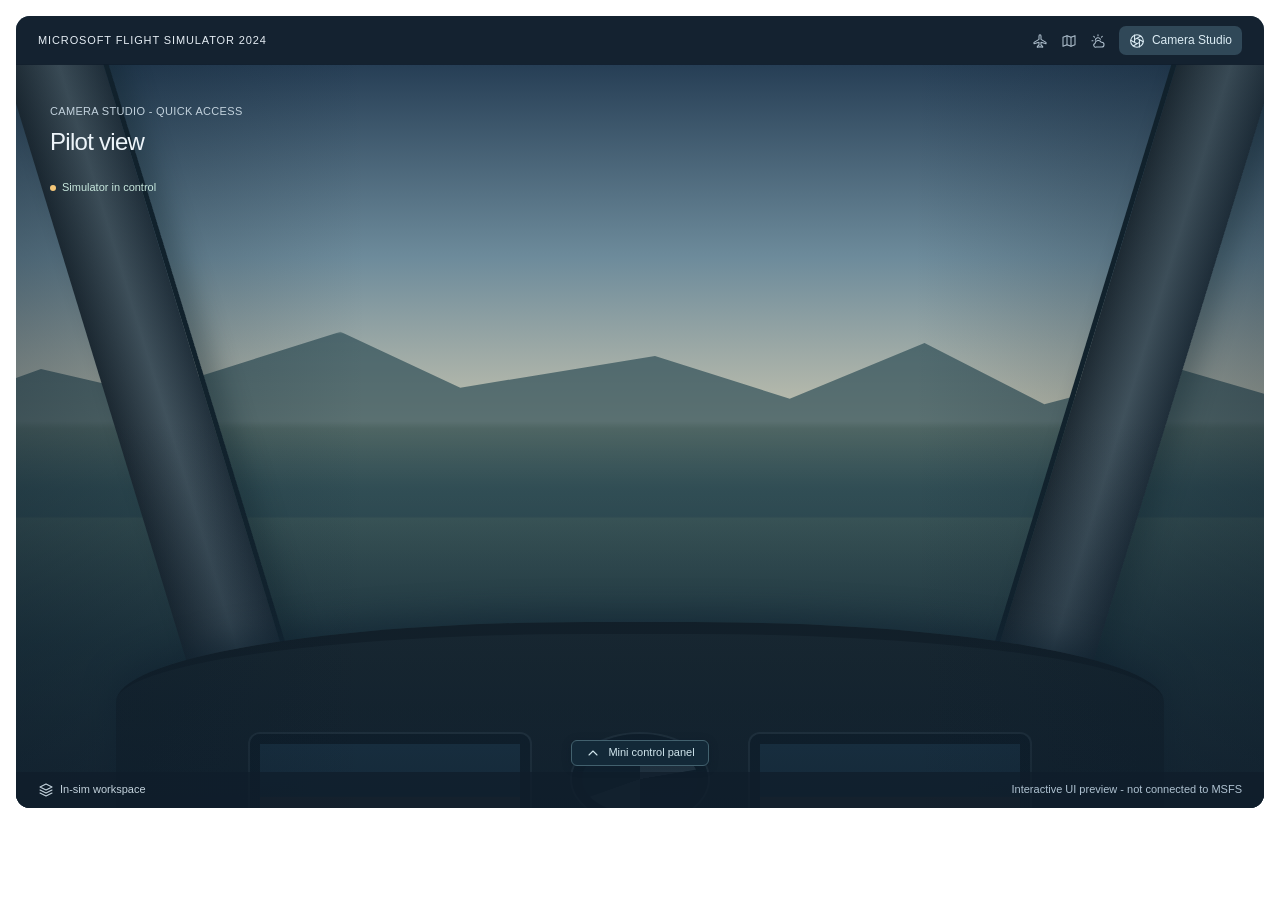
<file: ui/index.html>
<!doctype html>
<html lang="en">
<head>
<meta charset="utf-8">
<meta name="viewport" content="width=device-width, initial-scale=1">
<meta http-equiv="Content-Security-Policy" content="default-src 'none'; script-src 'self'; style-src 'self'; img-src 'self' data:; media-src 'self'; connect-src https://api.github.com; base-uri 'none'; form-action 'none'">
<title>FS Camera Studio</title>
<link rel="icon" href="data:,">
<link rel="stylesheet" href="app.css">
</head>
<!--
  One page, three surfaces (chosen by app.js from ?surface=):
    (none)  browser preview: mock simulator chrome + editor + hover mini dock, as in the approved mockup
    main    MSFS toolbar panel "Camera Studio" - the editor card (Compact/X switch to fly mode)
    mini    MSFS toolbar panel "Camera Studio Mini" - only the dock
-->
<body class="surface-demo">
<div id="mc-sim" class="demo" data-surface="demo" data-theme="dark" data-mode="fly" data-page="cameras" data-browser-open="false" data-enabled="false" data-mini-open="false" data-mini-pinned="false">
  <header class="mc-simbar">
    <span class="mc-sim-title">MICROSOFT FLIGHT SIMULATOR 2024</span>
    <div class="mc-sim-tools"><i data-icon="plane"></i><i data-icon="map"></i><i data-icon="cloud-sun"></i><button class="mc-sim-launch" id="mc-launch" type="button" aria-label="Open Camera Studio"><i data-icon="aperture"></i><span>Camera Studio</span></button></div>
  </header>
  <div class="mc-scene" aria-hidden="true"><div class="mc-strut"></div><div class="mc-strut right"></div><div class="mc-cockpit"><div class="mc-display"></div><div class="mc-display round"></div><div class="mc-display"></div></div></div>
  <div class="mc-stage">
    <section class="mc-panel" id="mc-editor" aria-label="Camera Studio in-sim panel">
      <header class="mc-panel-head" id="mc-drag-header">
        <span class="mc-brand-icon"><i data-icon="aperture"></i></span>
        <div class="mc-brand"><h2>Camera Studio</h2><p>In-sim camera control</p></div>
        <button type="button" class="mc-profile-button" id="mc-profile-picker"><i data-icon="plane"></i><span id="mc-profile-label">Starting Camera Studio...</span><i data-icon="chevron-down"></i></button>
        <button type="button" class="mc-compact-button mc-pop-out" id="mc-pop-out" aria-label="Pop out the editor into its own window" hidden><i data-icon="pop-out"></i><i data-icon="pop-in"></i><span id="mc-pop-out-label">Pop out</span></button>
        <button type="button" class="mc-compact-button" id="mc-compact"><i data-icon="panel-bottom"></i><span>Compact</span></button>
        <button type="button" class="mc-icon-button mc-quiet" id="mc-hide" aria-label="Hide editor and keep quick access"><i data-icon="x"></i></button>
      </header>
      <nav class="mc-global-nav" role="tablist" aria-label="Camera Studio sections">
        <button type="button" role="tab" id="mc-nav-cameras" data-page="cameras" aria-selected="true" aria-controls="mc-page-cameras"><i data-icon="camera"></i>Cameras</button>
        <button type="button" role="tab" id="mc-nav-bindings" data-page="bindings" aria-selected="false" aria-controls="mc-page-bindings"><i data-icon="keyboard"></i>Bindings</button>
        <button type="button" role="tab" id="mc-nav-profiles" data-page="profiles" aria-selected="false" aria-controls="mc-page-profiles"><i data-icon="folder-open"></i>Profiles</button>
        <button type="button" role="tab" id="mc-nav-traffic" data-page="traffic" aria-selected="false" aria-controls="mc-page-traffic"><i data-icon="radio"></i>Traffic</button>
        <button type="button" role="tab" id="mc-nav-settings" data-page="settings" aria-selected="false" aria-controls="mc-page-settings"><i data-icon="settings-2"></i>Settings</button>
        <span class="mc-status"><span class="mc-status-dot"></span><span id="mc-control-state" role="status">Starting Camera Studio...</span><button type="button" id="mc-fault-details" hidden>Details</button></span>
      </nav>
      <div class="mc-banners" id="mc-banners"></div>
      <div id="mc-page-cameras" role="tabpanel" aria-labelledby="mc-nav-cameras">
        <div class="mc-empty-page" id="mc-cameras-empty" hidden><h3>Starting Camera Studio...</h3><p id="mc-cameras-empty-text">Your cameras appear as soon as the camera module answers.</p></div>
        <button type="button" class="mc-mobile-browser" id="mc-browser-toggle" aria-expanded="false"><span><i data-icon="list-tree"></i>Browse cameras</span><i data-icon="chevron-down"></i></button>
        <div class="mc-camera-layout" id="mc-camera-layout">
          <aside class="mc-browser" aria-label="Camera library">
            <div class="mc-browser-title"><h3>Camera library</h3><button type="button" class="mc-icon-button mc-secondary" id="mc-add" aria-label="Add camera or category"><i data-icon="plus"></i></button></div>
            <label class="mc-search"><i data-icon="search"></i><input type="search" id="mc-search" placeholder="Find a camera" aria-label="Find a camera"></label>
            <button type="button" class="mc-category-toggle" id="mc-toggle-categories" aria-controls="mc-camera-tree" aria-expanded="false">Expand all</button>
            <div class="mc-tree" id="mc-camera-tree"></div>
            <div class="mc-browser-bottom"><button type="button" id="mc-add-camera"><i data-icon="plus"></i>Add camera</button></div>
          </aside>
          <section class="mc-inspector" id="mc-inspector" aria-label="Selected camera settings">
            <div class="mc-camera-heading"><div><div class="mc-eyebrow" id="mc-camera-path">COCKPIT / CAMERA</div><div class="mc-name-row"><button type="button" id="mc-camera-icon" class="mc-icon-button mc-secondary" aria-label="Choose camera icon" title="Choose camera icon"><i data-icon="camera"></i></button><input type="text" id="mc-camera-name" class="mc-camera-name-input" aria-label="Camera name" maxlength="128" title="Edit camera name. Enter saves, Escape cancels."></div><p class="mc-camera-subtitle" id="mc-camera-description"></p></div><div class="mc-camera-tools"><button type="button" id="mc-favorite" class="mc-icon-button" aria-label="Add camera to quick access" aria-pressed="false"><i data-icon="star"></i></button><button type="button" id="mc-view-in-sim" class="mc-primary mc-view-sim"><i data-icon="play"></i><span>View in sim</span></button><button type="button" id="mc-camera-menu" class="mc-icon-button mc-quiet" aria-label="Camera actions"><i data-icon="ellipsis"></i></button></div></div>
            <div class="mc-camera-binding"><button type="button" id="mc-camera-color" title="Camera name and icon color">Color</button><button type="button" id="mc-category-default" aria-pressed="false">Make category default</button><button type="button" id="mc-editor-mouse-look" class="mc-secondary"><i data-icon="crosshair"></i>Mouse look</button><button type="button" id="mc-camera-binding" class="mc-secondary"><i data-icon="keyboard"></i><span>Assign binding</span></button></div>
            <div class="mc-templook" id="mc-templook" hidden><i data-icon="crosshair"></i><span>Mouse look is offsetting this view in the sim.</span><button type="button" id="mc-recenter">Recenter look</button></div>
            <div class="mc-section-tabs" role="tablist" aria-label="Camera settings">
              <button type="button" role="tab" id="mc-tab-position" data-tab="position" aria-controls="mc-detail-position" aria-selected="true">Position &amp; Lens</button>
              <button type="button" role="tab" id="mc-tab-motion" data-tab="motion" aria-controls="mc-detail-motion" aria-selected="false">Motion</button>
              <button type="button" role="tab" id="mc-tab-behavior" data-tab="behavior" aria-controls="mc-detail-behavior" aria-selected="false">Behavior</button>
            </div>
            <div id="mc-detail-position" role="tabpanel" aria-labelledby="mc-tab-position">

              <div class="mc-pose-header"><i data-icon="camera"></i><div><h4>Position &amp; orientation</h4><span id="mc-pose-context"></span></div><span class="mc-live-preview" id="mc-pose-live">Preview inactive</span></div>
              <div class="mc-pose-reference" id="mc-reference-label">Aircraft relative - meters</div>
              <div class="mc-precision-bar"><span>Precision</span><div class="mc-precision" aria-label="Movement precision"><button type="button" data-precision="fine" aria-pressed="false">Fine</button><button type="button" data-precision="normal" aria-pressed="true">Normal</button><button type="button" data-precision="coarse" aria-pressed="false">Coarse</button></div><div class="mc-step-summary"><span>Move <strong id="mc-position-step">10 mm</strong></span><span>Rotate <strong id="mc-angle-step">1.0°</strong></span></div></div>
              <div class="mc-section-heading mc-pose-section"><h4>Position</h4><span>Move the camera</span></div>
              <div class="mc-axis-grid" id="mc-position-fields"></div>
              <div class="mc-section-heading mc-pose-section"><h4>Orientation</h4><span>Rotate your view</span></div>
              <div class="mc-axis-grid" id="mc-angle-fields"></div>
              <div class="mc-pose-toolbar"><button type="button" class="mc-secondary mc-save-current-view" id="mc-save-current-view"><i data-icon="camera"></i>Capture current view</button><button type="button" id="mc-restore-pose"><i data-icon="rotate-ccw"></i>Restore saved pose</button><button type="button" id="mc-center-look"><i data-icon="crosshair"></i>Reset rotation</button><small>Type a value, or drag a slider to adjust</small></div>
              <div class="mc-divider"></div>
              <div class="mc-lens-controls"><div class="mc-lens-top"><h4 id="mc-fov-heading">Field of view - sim FOV</h4><label class="mc-value-input"><input type="number" id="mc-fov-number" min="30" max="110" step="1" value="62" aria-label="Field of view in degrees (sim FOV)"><span>deg</span></label></div>
              <input type="range" id="mc-fov-range" min="30" max="110" step="1" value="62" aria-label="Field of view">
              <div class="mc-range-labels"><span id="mc-fov-min-label">30 deg - close</span><span id="mc-fov-max-label">110 deg - wide</span></div>
              <div class="mc-lens-presets"><button type="button" data-fov="40" aria-pressed="false">Close</button><button type="button" data-fov="62" aria-pressed="true">Natural</button><button type="button" data-fov="85" aria-pressed="false">Wide</button></div>
              </div><div class="mc-pose-actions"><div><button type="button" id="mc-bake-look"><i data-icon="download"></i>Update from current view</button><button type="button" id="mc-capture-view"><i data-icon="camera"></i>Capture current view</button></div></div>
            </div>
            <div id="mc-detail-motion" role="tabpanel" aria-labelledby="mc-tab-motion" hidden>
              <div class="mc-section-heading"><div><h4>Transition style</h4><span class="mc-unit-label">How this view comes into frame</span></div></div>
              <div class="mc-select-card"><button type="button" data-transition="cut" aria-pressed="false"><i data-icon="zap"></i>Instant</button><button type="button" data-transition="smoothstep3" aria-pressed="true"><i data-icon="move-right"></i>Smooth</button><button type="button" data-transition="smoothstep5" aria-pressed="false"><i data-icon="spline"></i>Cinematic</button></div>
              <div class="mc-form-grid"><label class="mc-field">Duration - seconds<input type="number" id="mc-duration" min="0.1" max="15" step="0.05" value="0.65"></label><label class="mc-field">Start delay - seconds<input type="number" id="mc-delay" min="0" max="30" step="0.1" value="0"></label></div>
              <div class="mc-motion-demo"><div class="mc-motion-labels"><span>Previous view</span><span id="mc-motion-destination">-</span></div><div class="mc-motion-track"><span class="mc-motion-marker" id="mc-motion-marker"><i data-icon="camera"></i></span></div><button type="button" id="mc-preview-motion"><i data-icon="play"></i>Preview transition</button></div>
              <div class="mc-divider"></div>
            <section id="mc-detail-effects" aria-label="Flight effects">
              <div class="mc-section-heading"><div><h4>Flight effects</h4><span class="mc-unit-label">Subtle camera movement driven by your flight</span></div></div>
              <label class="mc-switch-row"><span class="mc-switch-copy"><span>Enable effects for this camera</span><small>Saved with this view. Set an effect to 0% to turn it off.</small></span><input type="checkbox" class="mc-switch" id="mc-effects-enabled"></label>
              <div class="mc-form-grid"><label class="mc-field">Preset<select id="mc-effects-preset"><option value="off">Off</option><option value="subtle">Subtle</option><option value="realistic">Realistic</option><option value="action">Action</option><option value="custom" disabled>Custom</option></select></label></div>
              <p class="mc-note" id="mc-effects-status"></p>
              <div id="mc-effects-controls"></div>
              <p class="mc-note">Cockpit, exterior and orbit views; exterior and orbit views move at half strength without head movement. Airport and fly-by views stay fixed. Effects are temporary: they never change your saved pose, mouse look or field of view. Start low if another add-on also adds camera motion.</p>
            </section>

            </div>
            <div id="mc-detail-behavior" role="tabpanel" aria-labelledby="mc-tab-behavior" hidden>
              <div class="mc-form-grid mc-flush"><label class="mc-field"><span class="mc-field-label">View type<span class="mc-pill" id="mc-mode-pill" hidden>Preview</span></span><button type="button" id="mc-view-type" class="mc-secondary" aria-haspopup="dialog">Cockpit</button><small id="mc-mode-note" hidden></small></label><label class="mc-field">View ID<input type="number" id="mc-view-id" min="0" max="2147483647" step="1" aria-label="View ID (0 is unassigned)"><small>0 = unassigned; positive numbers identify binding slots.</small></label></div>
              <div class="mc-divider"></div>
              <label class="mc-switch-row"><span class="mc-switch-copy"><span>Default view for this profile</span><small>Start here when the camera profile loads.</small></span><input type="checkbox" class="mc-switch" id="mc-default-view" aria-label="Default view for this profile"></label>
              <label class="mc-switch-row"><span class="mc-switch-copy"><span>Show in quick access</span><small>Keep this view in your compact favorites strip.</small></span><input type="checkbox" class="mc-switch" id="mc-quick-access" aria-label="Show in quick access"></label>
              <label class="mc-switch-row"><span class="mc-switch-copy"><span>Glance view</span><small id="mc-glance-note">Hold Glance to look at the nearest instrument view, release to return.</small></span><input type="checkbox" class="mc-switch" id="mc-glance" aria-label="Glance view" aria-describedby="mc-glance-note"></label>
              <label class="mc-switch-row"><span class="mc-switch-copy"><span>Include in Cinematic mode</span><small id="mc-cinematic-note">Cinematic mode can show this view in its automatic playlist.</small></span><input type="checkbox" class="mc-switch" id="mc-cinematic" aria-label="Include in Cinematic mode" aria-describedby="mc-cinematic-note"></label>
              <div class="mc-inline-field"><span class="mc-switch-copy"><span id="mc-mouse-release-label">After right-drag mouse look</span><small>Keep the new direction until you recall or save it, or return to the saved view when you release the button.</small></span><div class="mc-setting-choices" id="mc-mouse-release" role="group" aria-labelledby="mc-mouse-release-label"><button type="button" data-value="retain">Keep look</button><button type="button" data-value="reset">Return to saved</button></div></div>
              <label class="mc-switch-row"><span class="mc-switch-copy"><span>Remember temporary mouse look</span><small>Retain your look direction when revisiting.</small></span><input type="checkbox" class="mc-switch" id="mc-retain-look" aria-label="Remember temporary mouse look"></label>
              <div class="mc-inline-field mc-follow-horizon"><span class="mc-switch-copy"><span id="mc-follow-horizon-label">Follow horizon</span><small id="mc-follow-horizon-note">1 = banks with the aircraft, 0 = horizon stays level.</small></span><div class="mc-follow-horizon-input"><input type="range" id="mc-follow-horizon-range" min="0" max="1" step="0.05" value="1" aria-labelledby="mc-follow-horizon-label" aria-describedby="mc-follow-horizon-note"><label class="mc-value-input"><input type="number" id="mc-follow-horizon-number" min="0" max="1" step="0.05" value="1" aria-label="Follow horizon, from 0 (level) to 1 (banks with the aircraft)"></label></div></div>
              <label class="mc-switch-row"><span class="mc-switch-copy"><span>Allow mouse interaction with cockpit</span><small>Click switches and knobs while this view is active.</small></span><input type="checkbox" class="mc-switch" id="mc-interaction" aria-label="Allow mouse interaction with cockpit"></label>
              <details><summary>Tracking &amp; advanced framing</summary><div><label class="mc-field">Head tracking<select id="mc-tracking" disabled><option value="nativeIfQualified">Head tracking: uses simulator tracking if qualified</option><option value="off">Off</option></select><small>Tracking options depend on verified MSFS support.</small></label></div></details>
            </div>
          </section>
        </div>
      </div>
      <section class="mc-page" id="mc-page-bindings" role="tabpanel" aria-labelledby="mc-nav-bindings" hidden>
        <div class="mc-page-header"><div><div class="mc-eyebrow">CONTROL WITHOUT OPENING THE EDITOR</div><h3>Bindings</h3><p>Give your favorite views a key or controller button. Each assignment can be tested here.</p></div></div>
        <div class="mc-binding-filters"><label class="mc-search"><i data-icon="search"></i><input type="search" id="mc-binding-search" placeholder="Search actions, cameras or keys" aria-label="Search bindings"></label><select id="mc-binding-status" aria-label="Assignment filter"><option value="all">All assignments</option><option value="assigned">Assigned</option><option value="unassigned">Unassigned</option></select><select id="mc-binding-kind" aria-label="Input type filter"><option value="all">All input types</option><option value="key">Keyboard</option><option value="joystick">Controller</option></select></div>
        <button type="button" id="mc-toggle-bindings" class="mc-category-toggle" aria-controls="mc-bindings-list" aria-expanded="false">Expand all</button><div id="mc-binding-count" class="mc-note" role="status"></div><div id="mc-bindings-list"></div><div id="mc-binding-result" class="mc-binding-result" aria-live="polite">Select an assignment, then test it.</div>
      </section>
      <section class="mc-page" id="mc-page-profiles" role="tabpanel" aria-labelledby="mc-nav-profiles" hidden>
        <div class="mc-page-header"><div><div class="mc-eyebrow">A VIEW SET FOR EVERY FLIGHT</div><h3>Camera profiles</h3><p>Aircraft profiles and a shared airport library.</p></div><button type="button" id="mc-new-profile" class="mc-primary"><i data-icon="plus"></i>Save as new</button></div>
        <div id="mc-aircraft-card"></div>
        <h4 class="mc-profile-section-title">Aircraft profiles</h4>
        <div class="mc-profile-list" id="mc-profiles-list"></div>
        <div class="mc-profile-actions"><button type="button" class="mc-secondary" id="mc-create-profile"><i data-icon="folder-plus"></i>New profile</button><button type="button" class="mc-secondary" id="mc-import-profile"><i data-icon="download"></i>Import profile</button><button type="button" class="mc-secondary" id="mc-export-profile"><i data-icon="upload"></i><span>Export current</span></button><button type="button" class="mc-secondary" id="mc-backups"><i data-icon="history"></i>Backups</button></div>
        <div id="mc-airports-summary" class="mc-airports-summary"></div>
        <p class="mc-note">Profiles are stored with Camera Studio in the simulator. Import, export and restore use in-panel dialogs.</p>
      </section>
      <section class="mc-page" id="mc-page-traffic" role="tabpanel" aria-labelledby="mc-nav-traffic" hidden>
        <div class="mc-page-header"><div><div class="mc-eyebrow">SPOTTING</div><h3>Traffic</h3><p>Watch other aircraft from the tower, the runway, a chase or a fly-by camera.</p></div></div>
        <div class="mc-spot-state" id="mc-spot-state" data-state="off"><i data-icon="radio"></i><span id="mc-spot-state-text" role="status">Not spotting</span><button type="button" id="mc-spot-auto" class="mc-secondary mc-airport-auto" aria-pressed="false"><i data-icon="auto-switch"></i><span>Auto-spot</span></button><button type="button" id="mc-spot-stop" class="mc-secondary" disabled><i data-icon="circle-stop"></i><span>Stop</span></button></div>
        <div class="mc-binding-filters mc-traffic-filters"><div class="mc-setting-choices" id="mc-traffic-filter" role="group" aria-label="Show traffic"><button type="button" data-value="all" aria-pressed="true">All</button><button type="button" data-value="ground" aria-pressed="false">On ground</button><button type="button" data-value="arriving" aria-pressed="false">Arriving</button><button type="button" data-value="departing" aria-pressed="false">Departing</button><button type="button" data-value="cruise" aria-pressed="false">Cruise</button></div><label class="mc-search"><i data-icon="search"></i><input type="search" id="mc-traffic-search" placeholder="Airline, callsign or type" aria-label="Filter by airline, callsign or type"></label><select id="mc-traffic-distance" aria-label="Maximum distance"><option value="0">Any distance</option><option value="2">Within 2 NM</option><option value="5">Within 5 NM</option><option value="10">Within 10 NM</option><option value="20">Within 20 NM</option><option value="50">Within 50 NM</option></select></div>
        <div id="mc-traffic-count" class="mc-note" role="status"></div>
        <div class="mc-traffic-empty" id="mc-traffic-empty" hidden><h4>No traffic nearby</h4><p id="mc-traffic-empty-text"></p></div>
        <div id="mc-traffic-list" class="mc-traffic-list" aria-label="Nearby aircraft"></div>
      </section>
      <section class="mc-page" id="mc-page-settings" role="tabpanel" aria-labelledby="mc-nav-settings" hidden>
        <div class="mc-page-header"><div><div class="mc-eyebrow">MAKE THE PANEL YOURS</div><h3>Settings</h3><p>Preferences apply across your camera profiles.</p></div></div>
        <div class="mc-settings-section"><div class="mc-section-label">Navigation &amp; appearance</div>
          <label class="mc-switch-row"><span class="mc-switch-copy"><span>Show shortcut hints</span><small>Display view IDs beside cameras and quick-access buttons.</small></span><input type="checkbox" class="mc-switch" id="mc-setting-shortcuts" checked></label>
          <label class="mc-switch-row"><span class="mc-switch-copy"><span>Stronger selection highlight</span><small>Add a clear outline around the selected camera.</small></span><input type="checkbox" class="mc-switch" id="mc-setting-contrast"></label>
          <label class="mc-switch-row"><span class="mc-switch-copy"><span>Create a backup when saving</span><small>Restore an earlier camera set from Profiles.</small></span><input type="checkbox" class="mc-switch" id="mc-setting-backups" checked></label>
          <label class="mc-inline-field"><span>Default movement precision</span><select id="mc-setting-precision"><option value="fine">Fine - 0.001 m</option><option value="normal" selected>Normal - 0.010 m</option><option value="coarse">Coarse - 0.100 m</option></select></label>
          <div class="mc-inline-field"><span id="mc-theme-label">Appearance</span><div class="mc-setting-choices" id="mc-setting-theme" role="group" aria-labelledby="mc-theme-label"><button type="button" data-value="dark" aria-pressed="true">Dark</button><button type="button" data-value="light" aria-pressed="false">Light</button></div></div>
          <label class="mc-switch-row"><span class="mc-switch-copy"><span>Reduce motion</span><small>Turn off panel animations and the transition preview movement.</small></span><input type="checkbox" class="mc-switch" id="mc-setting-reduced-motion"></label>
          <div class="mc-section-label mc-spaced">While flying</div>
          <label class="mc-switch-row"><span class="mc-switch-copy"><span>Remember the last selected view</span><small>Return to it when reopening this profile.</small></span><input type="checkbox" class="mc-switch" id="mc-setting-remember" checked></label>
          <label class="mc-switch-row"><span class="mc-switch-copy"><span>Mini control panel</span><small>Show the quick-access dock while the editor is hidden.</small></span><input type="checkbox" class="mc-switch" id="mc-setting-mini-enabled" checked></label>
          <label class="mc-switch-row"><span class="mc-switch-copy"><span>Reveal the mini panel on hover</span><small>Otherwise click the handle to open it.</small></span><input type="checkbox" class="mc-switch" id="mc-setting-mini-hover" checked></label>
          <p class="mc-note">Closing the editor keeps camera control active. Use Release camera to hand control back to the simulator.</p>
          <label class="mc-inline-field"><span>Mini background opacity <output id="mc-mini-opacity-value">65%</output></span><input type="range" id="mc-setting-mini-opacity" min="0" max="100" step="5" value="65"></label>
          <div class="mc-inline-field"><span id="mc-name-display-label">Category and camera names</span><div class="mc-setting-choices" id="mc-setting-name-display" role="group" aria-labelledby="mc-name-display-label"><button type="button" data-value="icons" aria-pressed="false">Icons</button><button type="button" data-value="labels" aria-pressed="false">Labels</button><button type="button" data-value="both" aria-pressed="true">Both</button></div></div>
          <div class="mc-section-label mc-spaced" id="mc-mouse-settings">Right-drag mouse look</div>
          <label class="mc-switch-row"><span class="mc-switch-copy"><span>Enable right-drag mouse look</span><small>Hold the right mouse button over the scene and drag. Your custom camera stays active.</small></span><input type="checkbox" class="mc-switch" id="mc-setting-mouse-enabled" checked></label>
          <label class="mc-inline-field"><span>Sensitivity<small>1.0 is the tested smooth default</small></span><span class="mc-unit"><input type="number" id="mc-setting-mouse-sensitivity" min="0.1" max="4" step="0.1">x</span></label>
          <label class="mc-inline-field"><span>Smoothing<small>0 is immediate; higher values feel softer</small></span><span class="mc-unit"><input type="number" id="mc-setting-mouse-smoothing" min="0" max="250" step="5">ms</span></label>
          <label class="mc-switch-row"><span>Invert vertical mouse look</span><input type="checkbox" class="mc-switch" id="mc-setting-mouse-invert"></label>
          <p class="mc-note">Move: W forward, S back, A left, D right, Q raise, E lower. Hold Shift for 4x speed. Movement pauses while typing.</p>
          <button type="button" class="mc-secondary" id="mc-mouse-defaults">Restore mouse-look defaults</button>
          <p class="mc-note">Choose Keep look or Return to saved separately for each camera in Behavior.</p>
          <label class="mc-inline-field"><span>Nearby airport radius<small>Load one saved airport within this distance</small></span><span class="mc-unit"><input type="number" id="mc-setting-airport-radius" min="5" max="100" step="5">NM</span></label>
          <label class="mc-switch-row"><span class="mc-switch-copy"><span>Temporary airport cameras</span><small>Near an airport without saved cameras, add tower, runway and spotting views automatically. Save them to keep them.</small></span><input type="checkbox" class="mc-switch" id="mc-setting-airport-auto-generate" checked></label>
          <div class="mc-section-label mc-spaced">Simulator</div>
          <label class="mc-switch-row"><span class="mc-switch-copy"><span>Allow live control before axis qualification</span><small class="mc-warn">Only for testing. Run the conformance check to qualify your simulator build.</small></span><input type="checkbox" class="mc-switch" id="mc-setting-unqualified"></label>
          <div class="mc-switch-row"><span class="mc-switch-copy"><span>Simulator axis check</span><small id="mc-qual-state">Axis mapping for this simulator build: not checked yet</small></span><button type="button" class="mc-secondary" id="mc-qual-run">Run axis check</button></div>
          <label class="mc-inline-field"><span>Look speed<small>Manual look bindings</small></span><span class="mc-unit"><input type="number" id="mc-setting-look-speed" min="5" max="360" step="5">deg/s</span></label>
          <label class="mc-inline-field"><span>Move speed<small>Manual move bindings</small></span><span class="mc-unit"><input type="number" id="mc-setting-move-speed" min="0.05" max="10" step="0.05">m/s</span></label>
          <label class="mc-inline-field"><span>Binoculars zoom<small>Field of view while Binoculars is held (2-60)</small></span><span class="mc-unit"><input type="number" id="mc-setting-binoculars-fov" min="2" max="60" step="1">deg</span></label>
          <div class="mc-profile-actions"><button type="button" class="mc-secondary" id="mc-diagnostics"><i data-icon="info"></i>Diagnostics</button></div>
        </div>
      </section>
      <footer class="mc-savebar"><div class="mc-save-state" id="mc-save-state" data-dirty="false" aria-live="polite"><i data-icon="check"></i><span id="mc-save-label">All changes saved</span></div><button type="button" class="mc-release" id="mc-release"><i data-icon="circle-stop"></i><span>Release camera</span></button><button type="button" id="mc-revert" class="mc-quiet" disabled>Revert</button><button type="button" id="mc-save" class="mc-primary" disabled><i data-icon="save"></i>Save all changes <span class="mc-save-shortcut">Ctrl+S</span></button></footer>
    </section>
    <div class="mc-flight-context"><small>CAMERA STUDIO - QUICK ACCESS</small><strong id="mc-flight-name">-</strong><span><span class="mc-status-dot"></span><span id="mc-flight-state">Starting Camera Studio...</span></span></div>
    <div class="mc-mini-off" id="mc-mini-off" role="note"><span>Mini control panel is turned off in Settings</span></div>
    <div class="mc-mini-region" id="mc-mini-region">
    <button type="button" id="mc-mini-trigger" class="mc-mini-trigger" aria-label="Show mini control panel" aria-controls="mc-mini-panel" aria-expanded="false"><span class="mc-mini-handle"><i data-icon="chevron-up"></i>Mini control panel</span></button>
    <span class="mc-binoculars-badge" id="mc-binoculars-badge" role="status" hidden>Binoculars</span>
    <section class="mc-dock" id="mc-mini-panel" aria-label="Mini camera control panel" aria-hidden="true">
      <div class="mc-dock-categories" id="mc-dock-categories" aria-label="Camera categories"></div>
      <div class="mc-dock-body">
      <div class="mc-dock-current"><button type="button" class="mc-icon-button" id="mc-prev" aria-label="Previous camera"><i data-icon="chevron-left"></i></button><button type="button" class="mc-dock-picker" id="mc-quick-picker"><span><small id="mc-dock-category">-</small><strong id="mc-dock-current">-</strong></span><i data-icon="chevron-down"></i></button><button type="button" class="mc-icon-button" id="mc-next" aria-label="Next camera"><i data-icon="chevron-right"></i></button></div>
      <div class="mc-dock-favorites" id="mc-dock-favorites" aria-label="Favorite camera views"></div><div class="mc-dock-tools"><button type="button" id="mc-mouse-look" aria-pressed="false"><i data-icon="crosshair"></i><span>Mouse look</span></button><button type="button" id="mc-mini-pin" aria-label="Pin mini control panel" aria-pressed="false"><i data-icon="pin"></i><span>Pin</span></button><button type="button" id="mc-expand" aria-label="Expand camera editor"><i data-icon="panel-top-open"></i><span>Edit</span></button><button type="button" id="mc-dock-release" aria-label="Release camera control"><i data-icon="circle-stop"></i><span>Release</span></button></div>
      </div>
    </section>
    </div>
  </div>
  <footer class="mc-demo-footer"><span><i data-icon="layers"></i>In-sim workspace</span><span>Interactive UI preview - not connected to MSFS</span></footer>
  <div id="mc-mouse-look-area" class="mc-mouse-look-area" tabindex="0" hidden aria-label="Native right-button mouse look"><span>Hold the right mouse button and drag in the scene</span></div>
  <div class="mc-dialog-shade" id="mc-dialog-shade" hidden><section class="mc-dialog" role="dialog" aria-modal="true" aria-labelledby="mc-dialog-title"><header class="mc-dialog-head"><h3 id="mc-dialog-title">Camera actions</h3><button type="button" id="mc-dialog-close" class="mc-icon-button" aria-label="Close dialog"><i data-icon="x"></i></button></header><div class="mc-dialog-body" id="mc-dialog-body"></div><div id="mc-dialog-error" class="mc-dialog-error" role="alert"></div><div class="mc-dialog-actions" id="mc-dialog-actions"></div></section></div>
  <div class="mc-toast" id="mc-toast" role="status" aria-live="polite" hidden><i data-icon="check-circle-2"></i><span id="mc-toast-text"></span></div>
</div>
<script src="math.js"></script>
<script src="walkaround.js"></script>
<script src="aircraft-study.js"></script>
<script src="msfs-study.js"></script>
<script src="aircraft-footprints.js"></script>
<script src="icons.js"></script>
<script src="msfs-panel.js"></script>
<script src="bridge.js"></script>
<script src="save-feedback.js"></script>
<script src="app.js"></script>
<script src="version.js"></script>
<script src="updates.js"></script>
</body>
</html>
</file>
<file: ui/app.css>
/*
 * FS Camera Studio - panel styles.
 * Coherent GT safe: no light-dark(), :has(), nesting or container queries. Two palettes via #mc-sim[data-theme].
 * Surfaces: body.surface-demo (browser preview with mock sim chrome), .surface-main (editor toolbar panel),
 * .surface-mini (mini control panel).
 */
html, body { margin: 0; padding: 0; }
body.surface-demo { background: #fff; padding: 16px; }
@media (prefers-color-scheme: dark) { body.surface-demo { background: #181818; } }
html.surface-main, body.surface-main { height: 100%; background: transparent; overflow: hidden; }
html.surface-mini, body.surface-mini { height: 100%; background: transparent; overflow: hidden; }
#mc-sim button, #mc-sim summary, #mc-sim label { cursor: pointer; }
/* -- Ported from the approved mockup, rule by rule (colour pairs split into the two data-theme palettes) -- */
#mc-sim{--mc-bg:#101923;--mc-raised:#17222f;--mc-subtle:#121e2b;--mc-input:#0e1823;--mc-text:#edf3f8;--mc-muted:#9aacbe;--mc-faint:#8fa2b5;--mc-line:#2a3847;--mc-accent:#66dec4;--mc-accent-ink:#082d29;--mc-active:#1a3939;--mc-hover:#213141;--mc-amber:#f4c779;--mc-danger:#f8a5a0;font:13px/1.45 "Segoe UI",Arial,sans-serif;color:var(--mc-text);width:100%;min-width:0;position:relative;isolation:isolate;box-sizing:border-box}
#mc-sim[data-theme="light"]{--mc-bg:#f6f8fb;--mc-raised:#fff;--mc-subtle:#edf1f5;--mc-input:#fff;--mc-text:#172b3b;--mc-muted:#596c7b;--mc-faint:#596c7b;--mc-line:#dce3e9;--mc-accent:#007b70;--mc-accent-ink:#fff;--mc-active:#dff3ee;--mc-hover:#e7edf2;--mc-amber:#956200;--mc-danger:#a43e3e}
#mc-sim.demo{background:#2c4453;overflow:hidden;border-radius:14px}
#mc-sim *{box-sizing:border-box}
#mc-sim button,#mc-sim input,#mc-sim select,#mc-sim textarea{font:inherit;color:inherit}
#mc-sim button{border:0;min-height:34px;display:inline-flex;align-items:center;justify-content:center;gap:7px;background:transparent;border-radius:7px;padding:7px 10px;line-height:1.25;white-space:normal}
#mc-sim button:hover{background:var(--mc-hover)}
#mc-sim button:disabled{opacity:.45;cursor:default}
#mc-sim [hidden]{display:none!important}
#mc-sim svg.mc-icon{width:17px;height:17px;display:block;flex:none}
#mc-sim input[type="text"],#mc-sim input[type="search"],#mc-sim input[type="number"],#mc-sim select,#mc-sim textarea{min-width:0;background:var(--mc-input);border:1px solid var(--mc-line);border-radius:7px;padding:9px 11px;min-height:36px;font-variant-numeric:tabular-nums;max-width:100%}
#mc-sim input[type="number"]{appearance:textfield;-moz-appearance:textfield}
#mc-sim input::-webkit-inner-spin-button,#mc-sim input::-webkit-outer-spin-button{-webkit-appearance:none;margin:0}
#mc-sim input[type="range"]{accent-color:var(--mc-accent);width:100%;margin:0;min-height:26px;-webkit-appearance:none;appearance:none;background:transparent;cursor:pointer}
#mc-sim input[type="range"]::-webkit-slider-runnable-track{height:4px;background:var(--mc-line);border-radius:3px}
#mc-sim input[type="range"]::-webkit-slider-thumb{-webkit-appearance:none;width:14px;height:14px;margin-top:-5px;border-radius:50%;border:1px solid var(--mc-accent);background:var(--mc-accent)}
#mc-sim input[type="checkbox"]{accent-color:var(--mc-accent);width:18px;height:18px;margin:0;flex:none}
#mc-sim select{padding-right:25px}
#mc-sim label{min-width:0}
#mc-sim p,#mc-sim h2,#mc-sim h3,#mc-sim h4{margin:0}
#mc-sim .mc-primary{background:var(--mc-accent);color:var(--mc-accent-ink);font-weight:600}
#mc-sim .mc-primary:hover{filter:brightness(1.06);background:var(--mc-accent)}
#mc-sim .mc-secondary{background:var(--mc-raised);border:1px solid var(--mc-line)}
#mc-sim .mc-quiet{color:var(--mc-muted)}
#mc-sim .mc-muted{color:var(--mc-muted)}
#mc-sim .mc-icon-button{width:34px;padding:7px;flex:none}
#mc-sim .mc-icon-button[aria-pressed="true"]{color:var(--mc-accent);background:var(--mc-active)}
#mc-sim .mc-spacer{flex:1}
#mc-sim .mc-num{font-variant-numeric:tabular-nums;font-family:"Cascadia Code",Consolas,monospace}
#mc-sim .mc-simbar{display:flex;align-items:center;justify-content:space-between;gap:12px;min-height:48px;padding:10px 22px;background:#101d2bd9;color:#e5edf4;position:relative;z-index:3}
#mc-sim .mc-sim-title{font-size:11px;letter-spacing:.08em;font-weight:500}
#mc-sim .mc-sim-tools{display:flex;align-items:center;gap:13px}
#mc-sim .mc-sim-tools>svg{color:#acbdcb}
#mc-sim .mc-sim-launch{background:#304858;color:#dcecf4;padding:6px 10px;min-height:29px;font-size:12px}
#mc-sim .mc-sim-launch:hover{background:#3a5b70}
#mc-sim .mc-scene{position:absolute;top:48px;right:0;bottom:0;left:0;z-index:-1;overflow:hidden;background:linear-gradient(180deg,#263e55 0%,#6d8b9b 26%,#c0c0ae 48%,#9b9f84 49%,#466362 57%,#29444b 78%,#24333d 100%)}
#mc-sim .mc-scene:before{content:"";position:absolute;left:-10%;right:-10%;top:36%;height:25%;background:#304f58b3;clip-path:polygon(0 49%,10% 20%,17% 33%,30% 0,38% 30%,51% 13%,60% 36%,69% 6%,77% 39%,86% 20%,100% 53%,100% 100%,0 100%);filter:blur(1px)}
#mc-sim .mc-scene:after{content:"";position:absolute;top:0;right:0;bottom:0;left:0;background:linear-gradient(90deg,#0a192657,transparent 28%,transparent 72%,#0a192657),linear-gradient(0deg,#102130bb,transparent 52%)}
#mc-sim .mc-strut{position:absolute;width:8%;height:105%;top:-10%;left:7%;transform:rotate(-17deg);background:linear-gradient(90deg,#222e36,#4d5f69 55%,#263540);border-right:5px solid #13242e;box-shadow:14px 0 25px #10232b55}
#mc-sim .mc-strut.right{left:auto;right:7%;transform:rotate(17deg);border-right:0;border-left:5px solid #13242e}
#mc-sim .mc-cockpit{position:absolute;left:8%;right:8%;bottom:-18%;height:43%;background:linear-gradient(#1c2a31,#0e1923);border-radius:45% 45% 0 0/25% 25% 0 0;border-top:12px solid #131e25;box-shadow:0 -8px 30px #142936aa;display:flex;justify-content:center;gap:5%;padding:8% 8% 0}
#mc-sim .mc-display{height:62%;width:33%;background:linear-gradient(#25485e 48%,#68594b 49%);border:10px solid #0b1822;border-radius:10px;box-shadow:0 0 0 2px #394a54;opacity:.8}
#mc-sim .mc-display.round{width:16%;height:90px;max-height:90px;border-radius:50%;background:conic-gradient(#526873 0 80deg,#0e1c25 81deg 180deg,#415963 181deg 250deg,#10212d 251deg)}
#mc-sim .mc-stage{padding:24px;position:relative;min-height:510px}
#mc-sim .mc-panel{position:relative;border:1px solid var(--mc-line);border-radius:12px;background:var(--mc-bg);box-shadow:0 20px 65px #04111e66;overflow:hidden;max-width:980px;margin:0 auto}
#mc-sim .mc-panel-head{display:flex;align-items:center;gap:12px;padding:16px 19px;border-bottom:1px solid var(--mc-line)}
#mc-sim .mc-brand-icon{height:34px;width:34px;background:var(--mc-active);color:var(--mc-accent);border-radius:9px;display:flex;align-items:center;justify-content:center;flex:none}
#mc-sim .mc-brand-icon svg{height:22px;width:22px}
#mc-sim .mc-brand{min-width:0}
#mc-sim .mc-brand h2{font-size:17px;font-weight:600;letter-spacing:-.025em;line-height:1.2}
#mc-sim .mc-brand p{font-size:11px;color:var(--mc-muted);margin-top:3px}
#mc-sim .mc-profile-button{margin-left:auto;text-align:left;justify-content:flex-start;background:var(--mc-subtle);border:1px solid var(--mc-line);padding:7px 10px;min-width:0}
#mc-sim .mc-profile-button span{font-size:12px}
#mc-sim .mc-profile-button svg:last-child{width:13px}
#mc-sim .mc-compact-button{font-size:12px;color:var(--mc-muted)}
#mc-sim .mc-global-nav{display:flex;align-items:center;gap:5px;padding:8px 18px;border-bottom:1px solid var(--mc-line);background:var(--mc-subtle)}
#mc-sim .mc-global-nav>button{padding:7px 12px;min-height:32px;font-size:12px;color:var(--mc-muted)}
#mc-sim .mc-global-nav>button[aria-selected="true"]{background:var(--mc-raised);color:var(--mc-text);box-shadow:0 1px 3px #0001}
#mc-sim .mc-status{margin-left:auto;display:flex;align-items:center;gap:7px;color:var(--mc-muted);font-size:11px;white-space:nowrap;padding-left:8px}
#mc-sim .mc-status-dot{height:6px;width:6px;border-radius:50%;background:var(--mc-accent);flex:none}
#mc-sim[data-enabled="false"] .mc-status-dot{background:var(--mc-amber)}
#mc-sim .mc-camera-layout{display:grid;grid-template-columns:230px minmax(0,1fr)}
#mc-sim .mc-browser{border-right:1px solid var(--mc-line);background:var(--mc-subtle);padding:17px 11px 14px;min-width:0}
#mc-sim .mc-browser-title{display:flex;align-items:center;justify-content:space-between;padding:0 5px 11px}
#mc-sim .mc-browser-title h3{font-size:12px;font-weight:600}
#mc-sim .mc-browser-title button{min-height:25px;width:26px;height:26px;padding:4px}
#mc-sim .mc-search{display:flex;align-items:center;gap:7px;position:relative;margin:0 3px 15px;color:var(--mc-muted)}
#mc-sim .mc-search>svg{position:absolute;left:10px;width:15px;height:15px;pointer-events:none}
#mc-sim .mc-search input{width:100%;padding:8px 10px 8px 33px;font-size:12px;min-height:33px}
#mc-sim .mc-tree{display:flex;flex-direction:column;gap:4px}
#mc-sim .mc-category{min-width:0}
#mc-sim .mc-category-line{display:flex;align-items:center;gap:2px}
#mc-sim .mc-category-line .mc-category-head{flex:1;min-width:0;width:auto}
#mc-sim .mc-category-menu{width:26px;min-height:28px;padding:5px;flex:none;color:var(--mc-faint)}
#mc-sim .mc-category-menu svg{width:14px;height:14px}
#mc-sim .mc-category-head{display:flex;align-items:center;gap:6px;width:100%;text-align:left;padding:8px 7px;font-size:12px;font-weight:500;color:var(--mc-muted);min-height:33px}
#mc-sim .mc-category-head .mc-count{margin-left:auto;color:var(--mc-faint);font-size:11px;font-weight:400}
#mc-sim .mc-category-head svg{width:14px;height:14px}
#mc-sim .mc-category-head[aria-expanded="true"]{color:var(--mc-text)}
#mc-sim .mc-camera-rows{display:flex;flex-direction:column;gap:3px;padding:2px 0 7px 5px}
#mc-sim .mc-camera-row{display:flex;gap:4px;align-items:center;border-radius:7px;position:relative;min-width:0}
#mc-sim .mc-camera-row[data-current="true"]{background:var(--mc-active)}
#mc-sim .mc-camera-row[data-current="true"]:before{content:"";position:absolute;left:0;top:10px;bottom:10px;width:3px;border-radius:3px;background:var(--mc-accent)}
#mc-sim .mc-camera-select{justify-content:flex-start;text-align:left;flex:1;min-width:0;padding:9px 6px 9px 15px;min-height:37px;gap:7px;color:var(--mc-muted);font-size:12px}
#mc-sim .mc-camera-select>span:first-child{flex:1;overflow-wrap:anywhere}
#mc-sim .mc-camera-row[data-current="true"] .mc-camera-select{color:var(--mc-text);font-weight:500}
#mc-sim .mc-key{min-width:21px;height:20px;padding:0 5px;display:inline-flex;align-items:center;justify-content:center;border:1px solid var(--mc-line);border-radius:4px;background:var(--mc-input);font-family:Consolas,monospace;font-size:11px;color:var(--mc-muted);line-height:1;flex:none}
#mc-sim .mc-row-star{width:26px;min-height:28px;padding:6px 5px;margin-right:5px;color:var(--mc-faint);flex:none}
#mc-sim .mc-row-star svg{width:13px;height:13px}
#mc-sim .mc-row-star[aria-pressed="true"]{color:var(--mc-accent)}
#mc-sim .mc-browser-bottom{border-top:1px solid var(--mc-line);padding:11px 3px 0;margin-top:10px}
#mc-sim .mc-browser-bottom button{width:100%;justify-content:flex-start;color:var(--mc-muted);font-size:12px}
#mc-sim .mc-empty{padding:22px 8px;text-align:center;color:var(--mc-muted);font-size:12px}
#mc-sim .mc-inspector{min-width:0;padding:23px 24px 20px}
#mc-sim .mc-camera-heading{display:flex;align-items:flex-start;justify-content:space-between;gap:12px}
#mc-sim .mc-eyebrow{color:var(--mc-muted);font-size:11px;font-weight:500;letter-spacing:.11em;text-transform:uppercase;margin-bottom:7px;line-height:1.4}
#mc-sim .mc-camera-heading h3{font-size:24px;font-weight:500;letter-spacing:-.035em;line-height:1.2;overflow-wrap:anywhere}
#mc-sim .mc-camera-subtitle{color:var(--mc-muted);font-size:12px;margin-top:7px;line-height:1.5}
#mc-sim .mc-camera-tools{display:flex;gap:4px;flex:none}
#mc-sim .mc-section-tabs{display:flex;gap:23px;border-bottom:1px solid var(--mc-line);margin:22px 0 21px}
#mc-sim .mc-section-tabs button{padding:0 0 11px;border-radius:0;min-height:30px;color:var(--mc-muted);font-size:12px;position:relative;background:none}
#mc-sim .mc-section-tabs button[aria-selected="true"]{color:var(--mc-accent);font-weight:500}
#mc-sim .mc-section-tabs button[aria-selected="true"]:after{position:absolute;content:"";height:2px;background:var(--mc-accent);bottom:-1px;left:0;right:0;border-radius:2px}
#mc-sim .mc-section-heading{display:flex;align-items:center;justify-content:space-between;gap:12px;margin-bottom:12px}
#mc-sim .mc-section-heading h4{font-weight:500;font-size:13px}
#mc-sim .mc-section-heading .mc-unit-label{font-size:11px;color:var(--mc-muted)}
#mc-sim .mc-precision{display:flex;align-items:center;gap:3px;padding:3px;background:var(--mc-input);border:1px solid var(--mc-line);border-radius:7px}
#mc-sim .mc-precision button{font-size:11px;min-height:24px;padding:4px 8px;border-radius:4px;color:var(--mc-muted)}
#mc-sim .mc-precision button[aria-pressed="true"]{background:var(--mc-hover);color:var(--mc-text)}
#mc-sim .mc-axis-grid{display:grid;grid-template-columns:repeat(3,minmax(0,1fr));gap:12px}
#mc-sim .mc-axis{min-width:0}
#mc-sim .mc-axis label{display:flex;align-items:center;gap:6px;color:var(--mc-muted);font-size:11px;margin-bottom:7px}
#mc-sim .mc-axis-letter{font-family:Consolas,monospace;color:var(--mc-text);font-size:11px}
#mc-sim .mc-stepper{display:flex;align-items:center;border:1px solid var(--mc-line);border-radius:7px;background:var(--mc-input);min-width:0;overflow:hidden}
#mc-sim .mc-stepper button{width:29px;min-height:36px;border-radius:0;padding:6px;flex:none;color:var(--mc-muted)}
#mc-sim .mc-stepper button svg{width:13px;height:13px}
#mc-sim .mc-stepper input{border:0;background:none;border-radius:0;min-height:36px;padding:6px 0;width:100%;text-align:center;font-size:12px;font-family:"Cascadia Code",Consolas,monospace}
#mc-sim .mc-axis-footnote{color:var(--mc-faint);font-size:11px;margin-top:9px}
#mc-sim .mc-divider{height:1px;background:var(--mc-line);margin:21px 0}
#mc-sim .mc-lens-top{display:flex;align-items:center;justify-content:space-between;gap:12px;margin-bottom:7px}
#mc-sim .mc-lens-top h4{font-size:13px;font-weight:500}
#mc-sim .mc-value-input{display:flex;align-items:center;gap:6px;color:var(--mc-muted);font-size:12px}
#mc-sim .mc-value-input input{width:66px;text-align:center;padding:6px;font-size:12px;min-height:31px}
#mc-sim .mc-range-labels{display:flex;justify-content:space-between;color:var(--mc-faint);font-size:11px;margin-top:1px}
#mc-sim .mc-lens-presets{display:flex;align-items:center;gap:6px;margin-top:12px;flex-wrap:wrap}
#mc-sim .mc-lens-presets button{border:1px solid var(--mc-line);color:var(--mc-muted);padding:5px 11px;font-size:11px;min-height:29px}
#mc-sim .mc-lens-presets button[aria-pressed="true"]{border-color:var(--mc-accent);background:var(--mc-active);color:var(--mc-accent)}
#mc-sim .mc-pose-actions{display:flex;justify-content:space-between;align-items:center;gap:10px;margin-top:22px;padding-top:16px;border-top:1px solid var(--mc-line)}
#mc-sim .mc-pose-actions button{font-size:11px;color:var(--mc-muted);padding:5px 7px;min-height:28px}
#mc-sim .mc-pose-actions svg{width:14px;height:14px}
#mc-sim .mc-savebar{border-top:1px solid var(--mc-line);background:var(--mc-raised);padding:12px 18px;display:flex;align-items:center;gap:9px;flex-wrap:wrap}
#mc-sim .mc-save-state{display:flex;align-items:center;gap:7px;font-size:11px;color:var(--mc-muted);margin-right:auto;min-width:0}
#mc-sim .mc-save-state[data-dirty="true"]{color:var(--mc-amber)}
#mc-sim .mc-save-state svg{width:14px;height:14px}
#mc-sim .mc-savebar button{font-size:12px}
#mc-sim .mc-release{color:var(--mc-muted);border-right:1px solid var(--mc-line);border-radius:0;margin-right:5px;padding-right:15px;font-size:11px!important}
#mc-sim .mc-mobile-browser{display:none}
#mc-sim .mc-select-card{display:grid;grid-template-columns:repeat(3,minmax(0,1fr));gap:9px;margin-top:13px}
#mc-sim .mc-select-card button{border:1px solid var(--mc-line);background:var(--mc-input);display:flex;align-items:center;flex-direction:column;gap:9px;padding:16px 9px;font-size:12px;min-height:77px;color:var(--mc-muted)}
#mc-sim .mc-select-card button[aria-pressed="true"]{background:var(--mc-active);border-color:var(--mc-accent);color:var(--mc-accent)}
#mc-sim .mc-form-grid{display:grid;grid-template-columns:1fr 1fr;gap:16px;margin-top:20px}
#mc-sim .mc-field{display:flex;flex-direction:column;gap:7px;font-size:12px;min-width:0}
#mc-sim .mc-field small{font-size:11px;color:var(--mc-muted);line-height:1.45}
#mc-sim .mc-field>input,#mc-sim .mc-field>select{width:100%}
#mc-sim .mc-motion-demo{margin-top:20px;background:var(--mc-input);border:1px solid var(--mc-line);border-radius:8px;padding:15px 16px}
#mc-sim .mc-motion-labels{display:flex;justify-content:space-between;gap:12px;font-size:11px;color:var(--mc-muted)}
#mc-sim .mc-motion-track{height:24px;margin:12px 8px 7px;position:relative}
#mc-sim .mc-motion-track:before{content:"";position:absolute;top:11px;left:0;right:0;height:2px;background:var(--mc-line)}
#mc-sim .mc-motion-marker{position:absolute;top:0;left:0;width:24px;height:24px;background:var(--mc-accent);color:var(--mc-accent-ink);border-radius:6px;display:flex;align-items:center;justify-content:center;transform:translateX(-50%)}
#mc-sim .mc-motion-marker svg{width:14px;height:14px}
#mc-sim .mc-motion-demo>button{margin-top:7px;padding:5px 0;color:var(--mc-accent);font-size:11px;min-height:24px}
#mc-sim .mc-switch-row{display:flex;align-items:center;justify-content:space-between;gap:18px;padding:14px 0;border-bottom:1px solid var(--mc-line);font-size:12px}
#mc-sim .mc-switch-row:last-child{border-bottom:0}
#mc-sim .mc-switch-copy{min-width:0}
#mc-sim .mc-switch-copy span{display:block}
#mc-sim .mc-switch-copy small{display:block;color:var(--mc-muted);font-size:11px;margin-top:4px;line-height:1.5}
#mc-sim .mc-switch{appearance:none;width:33px!important;height:19px!important;border-radius:12px;border:1px solid var(--mc-line);background:var(--mc-input);position:relative;flex:none}
#mc-sim .mc-switch:before{content:"";position:absolute;width:13px;height:13px;left:2px;top:2px;border-radius:50%;background:var(--mc-muted);transition:transform .12s}
#mc-sim .mc-switch:checked{background:var(--mc-accent);border-color:var(--mc-accent)}
#mc-sim .mc-switch:checked:before{transform:translateX(14px);background:var(--mc-accent-ink)}
#mc-sim details{border-top:1px solid var(--mc-line);margin-top:10px;padding-top:5px}
#mc-sim summary{padding:11px 0;font-size:12px;color:var(--mc-muted)}
#mc-sim details>div{padding:6px 0 8px}
#mc-sim .mc-note{font-size:11px;line-height:1.55;color:var(--mc-muted);margin-top:10px}
#mc-sim .mc-page{padding:25px;min-height:574px}
#mc-sim .mc-page-header{display:flex;justify-content:space-between;align-items:flex-start;gap:18px;margin-bottom:24px}
#mc-sim .mc-page-header h3{font-size:23px;font-weight:500;letter-spacing:-.035em;line-height:1.25}
#mc-sim .mc-page-header p{font-size:12px;color:var(--mc-muted);margin-top:7px;max-width:450px;line-height:1.5}
#mc-sim .mc-page-header button{flex:none;font-size:12px}
#mc-sim .mc-section-label{font-size:11px;text-transform:uppercase;letter-spacing:.09em;color:var(--mc-muted);font-weight:500;margin:20px 0 11px}
#mc-sim .mc-binding-row{display:grid;grid-template-columns:minmax(150px,1fr) minmax(125px,.7fr) 65px;align-items:center;gap:15px;padding:15px 0;border-bottom:1px solid var(--mc-line)}
#mc-sim .mc-binding-name{font-size:13px}
#mc-sim .mc-binding-name small{display:block;font-size:11px;color:var(--mc-muted);margin-top:4px}
#mc-sim .mc-binding-row select{width:100%;font-size:12px}
#mc-sim .mc-binding-row button{font-size:11px;background:var(--mc-raised);border:1px solid var(--mc-line)}
#mc-sim .mc-binding-result{color:var(--mc-muted);font-size:12px;min-height:20px;margin-top:16px}
#mc-sim .mc-profile-list{display:grid;gap:11px}
#mc-sim .mc-profile-entry{border:1px solid var(--mc-line);border-radius:9px;padding:17px;display:flex;align-items:center;gap:15px;background:var(--mc-raised)}
#mc-sim .mc-profile-entry[data-current="true"]{border-color:var(--mc-accent);background:var(--mc-active)}
#mc-sim .mc-profile-icon{width:42px;height:42px;border-radius:9px;display:flex;align-items:center;justify-content:center;flex:none;background:var(--mc-subtle);color:var(--mc-muted)}
#mc-sim .mc-profile-text{flex:1;min-width:0}
#mc-sim .mc-profile-text strong{font-size:13px;font-weight:500;display:block;overflow-wrap:anywhere}
#mc-sim .mc-profile-text small{display:block;color:var(--mc-muted);font-size:11px;margin-top:4px}
#mc-sim .mc-profile-entry button{font-size:12px}
#mc-sim .mc-profile-active{font-size:11px;color:var(--mc-accent);display:flex;align-items:center;gap:5px}
#mc-sim .mc-profile-active svg{width:14px;height:14px}
#mc-sim .mc-profile-actions{display:flex;gap:8px;flex-wrap:wrap;margin-top:20px}
#mc-sim .mc-profile-actions button{font-size:12px}
#mc-sim .mc-settings-section{max-width:700px}
#mc-sim .mc-inline-field{display:flex;align-items:center;justify-content:space-between;gap:20px;padding:16px 0;border-bottom:1px solid var(--mc-line);font-size:12px}
#mc-sim .mc-inline-field select{width:160px;font-size:12px}
#mc-sim .mc-flight-context{display:none;position:relative;min-height:348px;padding:15px 10px 0;color:#edf4f9;pointer-events:none}
#mc-sim .mc-flight-context small{display:block;color:#c3d2dd;font-size:11px;letter-spacing:.03em}
#mc-sim .mc-flight-context strong{font-weight:400;font-size:24px;letter-spacing:-.03em;display:block;margin-top:5px}
#mc-sim .mc-flight-context span{font-size:11px;display:inline-flex;align-items:center;gap:6px;margin-top:10px;color:#c7e7dd}
#mc-sim .mc-dock{display:none;align-items:center;gap:14px;padding:13px 15px;border:1px solid var(--mc-line);border-radius:10px;background:var(--mc-bg);box-shadow:0 10px 30px #00132355;position:relative;max-width:960px;margin:0 auto}
#mc-sim .mc-dock-current{display:flex;gap:2px;align-items:center;flex:none}
/* Camera/category buttons already provide selection in the mini panel. */
#mc-sim #mc-mini-panel #mc-quick-picker{display:none}
#mc-sim .mc-dock-current>button{padding:6px;min-height:34px}
#mc-sim .mc-dock-picker{text-align:left!important;justify-content:flex-start!important;gap:8px!important;min-width:126px;max-width:185px}
#mc-sim .mc-dock-picker>span{flex:1;min-width:0;overflow-wrap:anywhere}
#mc-sim .mc-dock-picker small{display:block;color:var(--mc-muted);font-size:11px;font-weight:400;margin-bottom:3px}
#mc-sim .mc-dock-picker strong{font-size:12px;font-weight:500}
#mc-sim .mc-dock-picker svg{width:13px!important}
#mc-sim .mc-dock-favorites{display:flex;gap:5px;align-items:center;flex:1;min-width:0;flex-wrap:wrap;border-left:1px solid var(--mc-line);padding-left:13px}
#mc-sim .mc-dock-favorites button{font-size:11px;border:1px solid var(--mc-line);min-height:32px;padding:6px 8px;gap:6px}
#mc-sim .mc-dock-favorites button[aria-pressed="true"]{color:var(--mc-accent);background:var(--mc-active);border-color:var(--mc-accent)}
#mc-sim .mc-dock-favorites .mc-key{font-size:11px;min-width:16px;height:17px;padding:0 3px}
#mc-sim .mc-dock-tools{display:flex;align-items:center;gap:5px;flex:none;margin-left:auto}
#mc-sim .mc-dock-tools>button{font-size:11px}
#mc-sim .mc-dock-tools>button:first-child{color:var(--mc-accent);background:var(--mc-active)}
#mc-sim .mc-demo-footer{display:flex;align-items:center;justify-content:space-between;gap:12px;padding:10px 22px;color:#afc2d1;font-size:11px;background:#101d2bbd;position:relative;z-index:2}
#mc-sim .mc-demo-footer span:first-child{display:flex;align-items:center;gap:6px;color:#c3d2dc}
#mc-sim .mc-demo-footer svg{width:12px;height:12px}
#mc-sim .mc-dialog-shade{position:absolute;top:0;right:0;bottom:0;left:0;background:#07121ec4;z-index:1000;display:flex;justify-content:center;align-items:flex-start;padding:90px 20px 28px}
#mc-sim .mc-dialog{width:440px;max-width:100%;padding:22px;border:1px solid var(--mc-line);border-radius:12px;background:var(--mc-bg);box-shadow:0 16px 60px #0006}
#mc-sim .mc-dialog-head{display:flex;align-items:center;gap:14px;justify-content:space-between;margin-bottom:18px}
#mc-sim .mc-dialog-head h3{font-size:18px;font-weight:500;letter-spacing:-.025em}
#mc-sim .mc-dialog-head button{color:var(--mc-muted)}
#mc-sim .mc-dialog-body{min-width:0}
#mc-sim .mc-dialog-body .mc-field{margin:13px 0}
#mc-sim .mc-dialog-body p{color:var(--mc-muted);font-size:12px;margin:9px 0;line-height:1.55}
#mc-sim .mc-dialog-body textarea{width:100%;min-height:180px;font-size:11px;font-family:Consolas,monospace;resize:vertical}
#mc-sim .mc-dialog-actions{display:flex;justify-content:flex-end;gap:8px;margin-top:22px;flex-wrap:wrap}
#mc-sim .mc-dialog-actions button{font-size:12px}
#mc-sim .mc-danger{color:var(--mc-danger);background:var(--mc-raised);border:1px solid var(--mc-line)}
#mc-sim .mc-dialog-error{font-size:12px;color:var(--mc-danger);margin-top:10px}
#mc-sim .mc-action-list{display:flex;flex-direction:column;gap:4px}
#mc-sim .mc-action-list button{justify-content:flex-start;text-align:left;width:100%;padding:10px 11px;font-size:12px}
#mc-sim .mc-action-list button svg{color:var(--mc-muted);width:16px;height:16px}
#mc-sim .mc-picker-views{display:grid;grid-template-columns:1fr 1fr;gap:6px}
#mc-sim .mc-picker-views button{justify-content:flex-start;text-align:left;font-size:12px;border:1px solid var(--mc-line);background:var(--mc-input);min-height:40px}
#mc-sim .mc-picker-views button[aria-pressed="true"]{background:var(--mc-active);color:var(--mc-accent);border-color:var(--mc-accent)}
#mc-sim .mc-toast{position:absolute;z-index:1001;bottom:76px;left:50%;transform:translateX(-50%);padding:10px 14px;background:var(--mc-raised);border:1px solid var(--mc-line);border-radius:8px;box-shadow:0 8px 24px #0004;max-width:calc(100% - 32px);width:auto;width:max-content;font-size:12px;display:flex;align-items:center;gap:8px}
#mc-sim .mc-toast svg{color:var(--mc-accent);width:15px;height:15px}
#mc-sim[data-mode="fly"] .mc-panel{display:none}
#mc-sim[data-mode="fly"] .mc-flight-context{display:block}
#mc-sim[data-mode="fly"] .mc-stage{padding-bottom:25px}
#mc-sim[data-shortcuts="false"] .mc-key{display:none}
#mc-sim[data-contrast="true"] .mc-camera-row[data-current="true"]{outline:2px solid var(--mc-accent);outline-offset:-2px}
@media(max-width:880px){#mc-sim .mc-stage{padding:17px}#mc-sim .mc-panel-head{padding:14px}#mc-sim .mc-camera-layout{grid-template-columns:205px minmax(0,1fr)}#mc-sim .mc-inspector{padding:21px 18px 17px}#mc-sim .mc-brand-icon{width:31px;height:31px}#mc-sim .mc-brand h2{font-size:16px}#mc-sim .mc-axis-grid{gap:8px}#mc-sim .mc-axis label{font-size:11px;gap:4px}#mc-sim .mc-stepper button{width:24px;padding:5px}#mc-sim .mc-stepper input{font-size:11px}#mc-sim .mc-profile-button{max-width:215px}#mc-sim .mc-compact-button{padding:7px}#mc-sim .mc-compact-button span{display:none}#mc-sim .mc-section-tabs{gap:20px}#mc-sim .mc-dock{flex-wrap:wrap;gap:9px}#mc-sim .mc-dock-favorites{order:3;width:100%;flex-basis:100%;border:0;padding:9px 0 0;border-top:1px solid var(--mc-line)}#mc-sim .mc-global-nav{padding:8px 12px}}
@media(max-width:700px){#mc-sim .mc-axis-grid{grid-template-columns:1fr;gap:8px}#mc-sim .mc-axis{display:grid;grid-template-columns:90px minmax(0,1fr);align-items:center;gap:10px}#mc-sim .mc-axis label{font-size:11px;margin:0}#mc-sim .mc-stepper button{width:30px}#mc-sim .mc-stepper input{font-size:12px}#mc-sim .mc-section-heading{gap:8px;flex-wrap:wrap}#mc-sim .mc-savebar{padding:12px}#mc-sim .mc-release{margin-right:0;padding-right:10px}#mc-sim .mc-global-nav>button{padding:7px 9px}#mc-sim .mc-global-nav>button svg{display:none}#mc-sim .mc-status{font-size:11px}}
@media(max-width:620px){#mc-sim{border-radius:10px}#mc-sim .mc-simbar{padding:11px 13px;gap:10px}#mc-sim .mc-sim-title{font-size:11px;letter-spacing:.035em}#mc-sim .mc-sim-tools>svg{display:none}#mc-sim .mc-sim-launch span{display:none}#mc-sim .mc-sim-launch{padding:6px;min-height:27px}#mc-sim .mc-stage{padding:12px 10px 18px}#mc-sim .mc-panel{border-radius:10px}#mc-sim .mc-panel-head{padding:14px 13px;gap:9px;flex-wrap:wrap}#mc-sim .mc-brand{flex:1}#mc-sim .mc-brand h2{font-size:17px}#mc-sim .mc-profile-button{order:4;width:100%;max-width:none;margin:4px 0 0;justify-content:flex-start;min-height:33px}#mc-sim .mc-profile-button svg:last-child{margin-left:auto}#mc-sim .mc-profile-button span{font-size:12px}#mc-sim .mc-panel-head>#mc-hide{display:none}#mc-sim .mc-compact-button span{display:inline}#mc-sim .mc-camera-layout{grid-template-columns:1fr}#mc-sim .mc-mobile-browser{display:flex;width:100%;justify-content:space-between;border-radius:0;background:var(--mc-raised);padding:11px 15px;border-bottom:1px solid var(--mc-line);font-size:12px;color:var(--mc-muted)}#mc-sim .mc-mobile-browser span{display:flex;align-items:center;gap:8px}#mc-sim .mc-browser{display:none;border-right:0;border-bottom:1px solid var(--mc-line);padding:15px}#mc-sim[data-browser-open="true"] .mc-browser{display:block}#mc-sim .mc-inspector{padding:20px 18px}#mc-sim .mc-global-nav{padding:8px;gap:2px;flex-wrap:wrap}#mc-sim .mc-global-nav>button{padding:7px 10px;flex:1;font-size:12px}#mc-sim .mc-status{display:none}#mc-sim .mc-camera-heading h3{font-size:24px}#mc-sim .mc-section-tabs{gap:22px;margin-top:22px}#mc-sim .mc-section-tabs button{font-size:11px}#mc-sim .mc-camera-subtitle{font-size:12px}#mc-sim .mc-axis-grid{grid-template-columns:1fr;gap:9px}#mc-sim .mc-axis{grid-template-columns:93px minmax(0,1fr)}#mc-sim .mc-axis label{font-size:11px}#mc-sim .mc-stepper input{font-size:16px}#mc-sim .mc-stepper button{width:32px;min-height:38px}#mc-sim .mc-axis-footnote{font-size:11px}#mc-sim .mc-pose-actions{gap:3px}#mc-sim .mc-pose-actions button{font-size:11px;gap:5px}#mc-sim .mc-save-state{flex-basis:100%;margin-bottom:2px;font-size:11px}#mc-sim .mc-savebar{gap:7px}#mc-sim .mc-savebar button{font-size:11px;padding:8px 10px}#mc-sim .mc-release{margin-right:auto;border:0;padding:8px 4px!important}#mc-sim .mc-savebar .mc-primary{padding:9px 12px}#mc-sim .mc-form-grid{grid-template-columns:1fr;gap:16px}#mc-sim .mc-page{padding:21px 18px;min-height:540px}#mc-sim .mc-page-header{flex-wrap:wrap;gap:14px}#mc-sim .mc-page-header h3{font-size:24px}#mc-sim .mc-binding-row{grid-template-columns:minmax(0,1fr) 60px;gap:10px;padding:17px 0}#mc-sim .mc-binding-name{grid-column:1/-1}#mc-sim .mc-binding-row select{font-size:16px}#mc-sim .mc-profile-entry{padding:14px;gap:10px;flex-wrap:wrap}#mc-sim .mc-profile-icon{width:33px;height:33px}#mc-sim .mc-profile-text strong{font-size:12px}#mc-sim .mc-profile-entry>button,#mc-sim .mc-profile-active{margin-left:auto}#mc-sim .mc-inline-field{align-items:flex-start;flex-wrap:wrap;gap:10px}#mc-sim .mc-inline-field select{width:100%;font-size:16px}#mc-sim .mc-flight-context{padding:12px 6px;min-height:330px}#mc-sim .mc-dock{padding:11px;gap:7px}#mc-sim .mc-dock-current{flex:1;min-width:0}#mc-sim .mc-dock-picker{min-width:105px}#mc-sim .mc-dock-tools{gap:2px}#mc-sim .mc-dock-tools>button{padding:7px;font-size:11px}#mc-sim .mc-dock-tools>button span{display:none}#mc-sim .mc-dock-favorites{gap:6px}#mc-sim .mc-dock-favorites button{flex:1;min-width:70px;min-height:36px}#mc-sim .mc-demo-footer{padding:10px 13px;flex-wrap:wrap;gap:5px;font-size:11px}#mc-sim .mc-dialog-shade{padding:55px 12px 25px}#mc-sim .mc-dialog{padding:19px}#mc-sim .mc-dialog-body input[type="text"],#mc-sim .mc-dialog-body select,#mc-sim .mc-field>select,#mc-sim .mc-field>input{font-size:16px}#mc-sim .mc-picker-views{grid-template-columns:1fr 1fr}#mc-sim .mc-select-card{gap:7px}#mc-sim .mc-select-card button{font-size:11px}}
@media(pointer:coarse){#mc-sim button{min-height:42px}#mc-sim .mc-icon-button{width:42px}#mc-sim .mc-camera-select{min-height:44px}#mc-sim .mc-row-star{width:38px;min-height:44px}#mc-sim .mc-category-head{min-height:44px}#mc-sim .mc-stepper button{min-height:44px;width:38px}#mc-sim .mc-precision button{min-height:36px}#mc-sim .mc-lens-presets button{min-height:40px}#mc-sim .mc-section-tabs button{min-height:40px}#mc-sim .mc-switch-row{min-height:55px}#mc-sim .mc-switch{width:38px!important;height:23px!important}#mc-sim .mc-switch:before{width:17px;height:17px}#mc-sim .mc-switch:checked:before{transform:translateX(15px)}#mc-sim .mc-field input,#mc-sim select{min-height:42px}}
@media(prefers-reduced-motion:reduce){#mc-sim .mc-switch:before{transition:none}}
#mc-sim .mc-stage,#mc-sim[data-mode="fly"] .mc-stage{padding-bottom:var(--mc-mini-clearance,144px)}
#mc-sim .mc-mini-region{position:absolute;z-index:12;left:0;right:0;bottom:0;height:36px}
#mc-sim .mc-binoculars-badge{position:absolute;z-index:2;left:24px;bottom:7px;display:inline-flex;align-items:center;padding:2px 10px;border:1px solid var(--mc-accent);border-radius:999px;background:var(--mc-raised);color:var(--mc-text);font-size:11px;font-weight:600;line-height:18px;pointer-events:none}
#mc-sim .mc-binoculars-badge[hidden]{display:none}
#mc-sim .mc-mini-region .mc-dock{display:flex;position:absolute;left:24px;right:24px;bottom:36px;margin:0 auto;max-width:960px;opacity:0;transform:translateY(12px);visibility:hidden;pointer-events:none;transition:opacity .18s ease,transform .18s ease,visibility 0s linear .18s}
#mc-sim[data-mini-open="true"] .mc-mini-region .mc-dock{opacity:1;transform:translateY(0);visibility:visible;pointer-events:auto;transition:opacity .18s ease,transform .18s ease,visibility 0s}
#mc-sim .mc-mini-trigger{position:absolute;left:0;right:0;bottom:0;width:100%;height:36px;min-height:36px;padding:4px 12px 7px;border-radius:0;background:transparent;color:#d0e5ec;justify-content:center}
#mc-sim .mc-mini-trigger:hover{background:transparent}
#mc-sim .mc-mini-handle{display:inline-flex;align-items:center;gap:7px;background:#132938;border:1px solid #42616e;border-radius:6px;padding:4px 13px;font-size:11px;line-height:1.2;box-shadow:0 2px 10px #07172544}
#mc-sim .mc-mini-handle svg{width:13px;height:13px;transition:transform .18s ease}
#mc-sim[data-mini-open="true"] .mc-mini-handle{border-color:#7ea5b2;background:#1d3847}
#mc-sim[data-mini-open="true"] .mc-mini-handle svg{transform:rotate(180deg)}
#mc-sim .mc-dock-tools #mc-mini-pin{background:transparent;color:var(--mc-muted)}
#mc-sim .mc-dock-tools #mc-mini-pin[aria-pressed="true"]{background:var(--mc-active);color:var(--mc-accent)}
#mc-sim .mc-dock-tools #mc-expand{background:var(--mc-active);color:var(--mc-accent)}
@media(max-width:880px){#mc-sim .mc-mini-region .mc-dock{left:17px;right:17px}}
@media(max-width:620px){#mc-sim .mc-mini-region .mc-dock{left:10px;right:10px}#mc-sim .mc-mini-handle{padding:5px 14px}}
@media(pointer:coarse){#mc-sim .mc-mini-region{height:48px}#mc-sim .mc-mini-region .mc-dock{bottom:48px}#mc-sim .mc-mini-trigger{height:48px;min-height:48px}#mc-sim .mc-mini-handle{padding:9px 17px}#mc-sim .mc-dock-tools>button{min-width:44px;min-height:44px}}
@media(prefers-reduced-motion:reduce){#mc-sim .mc-mini-region .mc-dock,#mc-sim[data-mini-open="true"] .mc-mini-region .mc-dock,#mc-sim .mc-mini-handle svg{transition:none}}

/* -- Additions (behaviour changes), styled with the mockup's tokens ------------------------------- */
#mc-sim svg.mc-icon { stroke-width: 1.6; width: 16px !important; height: 16px !important; } /* as rendered in the approved mockup page */
#mc-sim:not(.demo) .mc-simbar, #mc-sim:not(.demo) .mc-scene, #mc-sim:not(.demo) .mc-demo-footer { display: none; }
#mc-sim .mc-dialog-shade { overflow: auto; }

/* Main editor panel: fills its toolbar window, transparent outside the card. */
#mc-sim[data-surface="main"] { height: 100%; background: transparent; }
/* The editor card fills the simulator's window frame edge to edge; only the middle region scrolls. */
#mc-sim[data-surface="main"] .mc-stage { height: 100%; min-height: 0; padding: 0; }
#mc-sim[data-surface="main"][data-mode="edit"] .mc-stage { padding: 0; }
#mc-sim[data-surface="main"] .mc-mini-region { display: none !important; }
#mc-sim[data-surface="main"] .mc-panel { height: 100%; max-width: none; margin: 0; display: flex; flex-direction: column; }
#mc-sim[data-surface="main"] .mc-panel > header, #mc-sim[data-surface="main"] .mc-panel > nav, #mc-sim[data-surface="main"] .mc-panel > footer, #mc-sim[data-surface="main"] .mc-banners { flex: none; }
#mc-sim[data-surface="main"] .mc-panel > [role="tabpanel"] { flex: 1 1 auto; min-height: 0; overflow-y: auto; overflow-x: hidden; }
#mc-sim[data-surface="main"] .mc-page { min-height: 0; }
#mc-sim[data-surface="main"] #mc-page-cameras { display: flex; flex-direction: column; overflow: hidden; }
#mc-sim[data-surface="main"] #mc-page-cameras > * { flex: none; }
#mc-sim[data-surface="main"] #mc-page-cameras > .mc-camera-layout { flex: 1 1 auto; min-height: 0; }
#mc-sim[data-surface="main"] .mc-browser, #mc-sim[data-surface="main"] .mc-inspector { min-height: 0; overflow-y: auto; overflow-x: hidden; }
#mc-sim[data-surface="main"] .mc-dialog-shade { padding-top: 40px; padding-bottom: 20px; }
@media (max-width: 620px) {
  #mc-sim[data-surface="main"] .mc-camera-layout > .mc-browser { max-height: 45%; }
  #mc-sim[data-surface="main"] .mc-camera-layout > .mc-inspector { flex: 1 1 auto; }
}

/* Mini control panel: only the dock, always visible, filling its window. */
#mc-sim[data-surface="mini"] { background: transparent; }
#mc-sim[data-surface="mini"] .mc-stage { padding: 0; min-height: 0; }
#mc-sim[data-surface="mini"] .mc-panel, #mc-sim[data-surface="mini"] .mc-flight-context { display: none !important; }
/* Invisible full-width bottom edge: hover this strip or the revealed dock to keep it open. */
#mc-sim[data-surface="mini"] { height: 100%; }
#mc-sim[data-surface="mini"] .mc-stage { height: 100%; }
#mc-sim[data-surface="mini"] .mc-mini-region { position: absolute; height: 36px; padding: 0; }
#mc-sim[data-surface="mini"] .mc-mini-trigger { display: block; opacity: 1; background: rgba(0,0,0,0.001); border: 0; box-shadow: none; cursor: default; pointer-events: auto; }
#mc-sim[data-surface="mini"] .mc-mini-trigger:hover { background: rgba(0,0,0,0.001); }
#mc-sim[data-surface="mini"] .mc-mini-handle { display: none; }
#mc-sim[data-surface="mini"] .mc-mini-region .mc-dock { position: absolute; left: 24px; right: 24px; bottom: 36px; margin: 0 auto; }
@media (max-width: 880px) { #mc-sim[data-surface="mini"] .mc-mini-region .mc-dock { left: 17px; right: 17px; } }
@media (max-width: 620px) { #mc-sim[data-surface="mini"] .mc-mini-region .mc-dock { left: 10px; right: 10px; } }
@media (pointer: coarse) { #mc-sim[data-surface="mini"] .mc-mini-region { height: 48px; } #mc-sim[data-surface="mini"] .mc-mini-region .mc-dock { bottom: 48px; } }
/* always: the dock alone, filling the window */
#mc-sim[data-surface="mini"][data-mini-mode="always"] .mc-mini-trigger { display: none !important; }
#mc-sim[data-surface="mini"][data-mini-mode="always"] .mc-mini-region .mc-dock { bottom: 0; }
#mc-sim[data-surface="mini"][data-mini-mode="always"] .mc-mini-region .mc-dock { opacity: 1; transform: none; visibility: visible; pointer-events: auto; transition: none; }
/* off: only a short note */
#mc-sim .mc-mini-off { display: none; }
#mc-sim[data-surface="mini"][data-mini-mode="off"] .mc-mini-region { display: none; }
#mc-sim[data-surface="mini"][data-mini-mode="off"] .mc-mini-off { display: none; }
#mc-sim .mc-mini-off span { font-size: 11px; color: var(--mc-muted); background: var(--mc-bg); border: 1px solid var(--mc-line); border-radius: 6px; padding: 4px 12px; }
#mc-sim[data-surface="mini"] .mc-toast { bottom: auto; top: 50%; transform: translate(-50%, -50%); }
#mc-sim .mc-dock[data-picking="true"] .mc-dock-favorites { flex-wrap: nowrap; overflow-x: auto; }
#mc-sim .mc-dock-group { font-size: 11px; color: var(--mc-muted); padding: 0 2px 0 8px; white-space: nowrap; flex: none; }
#mc-sim .mc-dock-group:first-child { padding-left: 0; }

/* Banners under the navigation (capabilities, aircraft match, read-only). */
#mc-sim .mc-banner { display: flex; align-items: center; gap: 10px; padding: 8px 18px; border-bottom: 1px solid var(--mc-line); background: var(--mc-subtle); font-size: 12px; flex-wrap: wrap; line-height: 1.45; }
#mc-sim .mc-banner > svg.mc-icon { width: 15px; height: 15px; color: var(--mc-amber); }
#mc-sim .mc-banner.mc-info > svg.mc-icon { color: var(--mc-accent); }
#mc-sim .mc-banner-text { flex: 1; min-width: 180px; }
#mc-sim .mc-banner-text strong { font-weight: 600; }
#mc-sim .mc-banner button { font-size: 11px; min-height: 28px; padding: 5px 10px; }
#mc-sim .mc-banner .mc-icon-button { width: 28px; padding: 5px; color: var(--mc-muted); }

/* Small labels */
#mc-sim .mc-pill { display: inline-flex; align-items: center; height: 18px; padding: 0 6px; border: 1px solid var(--mc-amber); color: var(--mc-amber); border-radius: 4px; font-size: 10px; letter-spacing: .08em; text-transform: uppercase; font-weight: 500; line-height: 1; flex: none; }
#mc-sim .mc-pill.mc-accent { border-color: var(--mc-accent); color: var(--mc-accent); }
#mc-sim .mc-live { height: 20px; padding: 0 5px; display: inline-flex; align-items: center; border: 1px solid var(--mc-accent); border-radius: 4px; font-size: 10px; letter-spacing: .06em; text-transform: uppercase; color: var(--mc-accent); line-height: 1; flex: none; }
#mc-sim .mc-warn { color: var(--mc-amber) !important; }
#mc-sim .mc-field-label { display: flex; align-items: center; gap: 8px; }

/* Inspector extras */
#mc-sim .mc-camera-tools { align-items: center; }
#mc-sim .mc-camera-tools .mc-view-sim { font-size: 12px; padding: 7px 11px; }
#mc-sim .mc-camera-tools .mc-view-sim svg.mc-icon { width: 15px; height: 15px; }
#mc-sim .mc-camera-tools .mc-view-sim[data-live="true"] { background: var(--mc-active); color: var(--mc-accent); }
#mc-sim .mc-templook { display: flex; align-items: center; gap: 8px; margin-top: 14px; padding: 8px 11px; border: 1px solid var(--mc-line); border-radius: 7px; background: var(--mc-input); font-size: 11px; color: var(--mc-muted); flex-wrap: wrap; }
#mc-sim .mc-templook svg.mc-icon { width: 14px; height: 14px; color: var(--mc-accent); }
#mc-sim .mc-templook span { flex: 1; min-width: 150px; }
#mc-sim .mc-templook button { font-size: 11px; min-height: 26px; padding: 4px 9px; border: 1px solid var(--mc-line); background: var(--mc-raised); }
#mc-sim .mc-pose-actions { flex-wrap: wrap; }
#mc-sim .mc-pose-actions > div { display: flex; align-items: center; gap: 4px; flex-wrap: wrap; }
#mc-sim .mc-empty-page { padding: 60px 24px; text-align: center; color: var(--mc-muted); display: flex; flex-direction: column; align-items: center; gap: 12px; font-size: 12px; }
#mc-sim .mc-empty-page h3 { font-size: 23px; font-weight: 500; letter-spacing: -.035em; color: var(--mc-text); }

/* Bindings: input chip + Assign / Clear / Test */
#mc-sim .mc-binding-row { grid-template-columns: minmax(150px, 1fr) minmax(125px, .7fr) auto; }
#mc-sim .mc-binding-input { display: flex; align-items: center; gap: 7px; min-height: 36px; padding: 7px 11px; border: 1px solid var(--mc-line); border-radius: 7px; background: var(--mc-input); font-size: 12px; min-width: 0; overflow-wrap: anywhere; }
#mc-sim .mc-binding-input svg.mc-icon { width: 14px; height: 14px; color: var(--mc-muted); }
#mc-sim .mc-binding-input[data-empty="true"] { color: var(--mc-muted); }
#mc-sim .mc-binding-input[data-capturing="true"] { border-color: var(--mc-accent); color: var(--mc-accent); background: var(--mc-active); }
#mc-sim .mc-binding-actions { display: flex; gap: 6px; justify-content: flex-end; flex-wrap: wrap; }
#mc-sim .mc-binding-actions button[data-holding="true"] { background: var(--mc-active); color: var(--mc-accent); border-color: var(--mc-accent); }
#mc-sim .mc-binding-name label { display: flex; align-items: center; gap: 7px; margin-top: 8px; font-size: 11px; color: var(--mc-muted); }
#mc-sim .mc-binding-name label input[type="checkbox"] { width: 15px; height: 15px; }
#mc-sim .mc-binding-result[data-tone="warn"] { color: var(--mc-amber); }
#mc-sim .mc-bindings-group { margin-top: 0; }

/* Profiles */
#mc-sim .mc-profile-entry .mc-row-actions { display: flex; gap: 6px; align-items: center; flex-wrap: wrap; justify-content: flex-end; }
#mc-sim .mc-profile-text strong .mc-pill { margin-left: 8px; vertical-align: middle; }
#mc-sim .mc-aircraft-card { margin-bottom: 11px; border-style: dashed; background: transparent; }

/* Dialog content */
#mc-sim .mc-kv { display: grid; grid-template-columns: auto 1fr; gap: 6px 16px; font-size: 12px; margin: 12px 0; padding: 12px 14px; border: 1px solid var(--mc-line); border-radius: 8px; background: var(--mc-input); }
#mc-sim .mc-kv dt { color: var(--mc-muted); }
#mc-sim .mc-kv dd { margin: 0; font-family: "Cascadia Code", Consolas, monospace; overflow-wrap: anywhere; }
#mc-sim .mc-report-list { margin: 6px 0 0; padding-left: 18px; font-size: 12px; color: var(--mc-muted); line-height: 1.55; }
#mc-sim .mc-dialog-body .mc-profile-entry { padding: 11px 13px; margin-top: 8px; }
#mc-sim .mc-dialog-body .mc-profile-entry > span { flex: 1; font-size: 12px; min-width: 0; overflow-wrap: anywhere; }
#mc-sim .mc-dialog-body .mc-profile-entry small { display: block; color: var(--mc-muted); font-size: 11px; margin-top: 3px; }
#mc-sim .mc-dialog-body .mc-section-label { margin-top: 18px; }
#mc-sim .mc-toast[data-tone="error"] svg.mc-icon { color: var(--mc-danger); }
#mc-sim .mc-toast[data-tone="warn"] svg.mc-icon { color: var(--mc-amber); }
#mc-sim .mc-status button { min-height: 22px; padding: 2px 7px; font-size: 11px; color: var(--mc-danger); border: 1px solid var(--mc-line); }

/* Settings */
#mc-sim .mc-inline-field small { display: block; color: var(--mc-muted); font-size: 11px; margin-top: 4px; }
#mc-sim .mc-inline-field .mc-unit { display: flex; align-items: center; gap: 7px; color: var(--mc-muted); }
#mc-sim .mc-inline-field input[type="number"] { width: 110px; font-size: 12px; text-align: right; }
#mc-sim .mc-follow-horizon-input { display: flex; align-items: center; gap: 10px; flex: 0 1 240px; min-width: 160px; }
#mc-sim .mc-follow-horizon-input input[type="number"] { width: 66px; text-align: center; }
#mc-sim .mc-section-label.mc-spaced { margin-top: 28px; }
#mc-sim .mc-form-grid.mc-flush { margin-top: 0; }

@media (max-width: 620px) {
  #mc-sim .mc-binding-row { grid-template-columns: minmax(0, 1fr) auto; }
  #mc-sim .mc-camera-heading { flex-wrap: wrap; }
}

/* Settings-driven presentation */
#mc-sim[data-reduced-motion="true"] .mc-mini-region .mc-dock, #mc-sim[data-reduced-motion="true"] .mc-mini-handle svg, #mc-sim[data-reduced-motion="true"] .mc-switch::before { transition: none !important; }
#mc-sim[data-mini-enabled="false"]:not([data-surface="mini"]) .mc-mini-region { display: none; }
#mc-sim .mc-switch:disabled, #mc-sim input:disabled, #mc-sim select:disabled { opacity: .45; cursor: default; }

/* -- Coherent GT compatibility: the mockup's grid layouts expressed with flexbox (same geometry) -- */
#mc-sim .mc-camera-layout { display: flex; }
#mc-sim .mc-camera-layout > .mc-browser { flex: 0 0 230px; width: 230px; }
#mc-sim .mc-camera-layout > .mc-inspector { flex: 1 1 0; min-width: 0; }
#mc-sim .mc-axis-grid { display: flex; }
#mc-sim .mc-axis-grid > .mc-axis { flex: 1 1 0; min-width: 0; }
#mc-sim .mc-select-card { display: flex; }
#mc-sim .mc-select-card > button { flex: 1 1 0; min-width: 0; }
#mc-sim .mc-form-grid { display: flex; }
#mc-sim .mc-form-grid > * { flex: 1 1 0; min-width: 0; }
#mc-sim .mc-profile-list { display: flex; flex-direction: column; }
#mc-sim .mc-picker-views { display: flex; flex-wrap: wrap; }
#mc-sim .mc-picker-views > button { flex: 0 0 calc(50% - 3px); width: calc(50% - 3px); min-width: 0; }
#mc-sim .mc-binding-row { display: flex; }
#mc-sim .mc-binding-row > .mc-binding-name { flex: 1 1 0; min-width: 150px; }
#mc-sim .mc-binding-row > .mc-binding-input { flex: .7 1 0; min-width: 125px; }
#mc-sim .mc-binding-row > .mc-binding-actions { flex: 0 0 auto; }
#mc-sim .mc-kv { display: flex; flex-wrap: wrap; }
#mc-sim .mc-kv dt { flex: 0 0 36%; min-width: 0; }
#mc-sim .mc-kv dd { flex: 1 1 50%; min-width: 0; }
@media (max-width: 880px) {
  #mc-sim .mc-camera-layout > .mc-browser { flex-basis: 205px; width: 205px; }
  #mc-sim .mc-binding-row { flex-wrap: wrap; }
  #mc-sim .mc-binding-row > .mc-binding-name { flex: 0 0 100%; }
  #mc-sim .mc-binding-row > .mc-binding-input { flex: 1 1 0; min-width: 0; }
}
@media (max-width: 700px) {
  #mc-sim .mc-axis-grid { flex-direction: column; }
  #mc-sim .mc-axis { display: flex; align-items: center; }
  #mc-sim .mc-axis > label { flex: 0 0 90px; width: 90px; }
  #mc-sim .mc-axis > .mc-stepper { flex: 1 1 0; min-width: 0; }
}
@media (max-width: 620px) {
  #mc-sim .mc-camera-layout { flex-direction: column; }
  #mc-sim .mc-camera-layout > .mc-browser { flex: none; width: auto; }
  #mc-sim .mc-form-grid { flex-direction: column; }
  #mc-sim .mc-axis > label { flex-basis: 93px; width: 93px; }
}
#mc-sim .mc-status { min-width: 0; overflow: hidden; } #mc-sim #mc-control-state { overflow: hidden; text-overflow: ellipsis; min-width: 0; }

/* -- Scroll regions + custom scrollbar (Coherent GT shows no native scrollbars) -- */
#mc-sim .mc-dialog { display: flex; flex-direction: column; max-height: 100%; }
#mc-sim .mc-dialog > header, #mc-sim .mc-dialog-error, #mc-sim .mc-dialog-actions { flex: none; }
#mc-sim .mc-dialog-body { flex: 1 1 auto; min-height: 0; overflow-y: auto; overflow-x: hidden; }
#mc-sim .mc-scroll { scrollbar-width: none; -ms-overflow-style: none; }
#mc-sim .mc-scroll::-webkit-scrollbar { width: 0; height: 0; }
#mc-sim .mc-sb { position: absolute; width: 6px; border-radius: 3px; z-index: 5; display: none; }
#mc-sim .mc-sb-x { height: 6px; }
#mc-sim .mc-sb-thumb { position: absolute; left: 0; top: 0; width: 6px; border-radius: 3px; background: var(--mc-line); cursor: pointer; }
#mc-sim .mc-sb-x .mc-sb-thumb { height: 6px; }
#mc-sim .mc-sb:hover .mc-sb-thumb, #mc-sim .mc-sb[data-drag="true"] .mc-sb-thumb { background: var(--mc-muted); }

/* Keep native cursor feedback and opaque controls over a configurable translucent dock. */
#mc-sim #mc-drag-header { cursor: move; }
#mc-sim .mc-save-current-view { margin: 0 0 18px; }
#mc-sim .mc-axis .mc-pose-slider { display: block; margin-top: 8px; }
#mc-sim .mc-dock-categories { display: none; }
#mc-sim .mc-dock-body { display: flex; flex: 1; min-width: 0; align-items: center; gap: 14px; }
#mc-sim[data-surface="mini"] .mc-mini-region .mc-dock {
  max-width: 1600px; width: calc(100% - 64px); left: 32px; right: 32px;
  align-items: stretch; flex-wrap: nowrap; min-height: 0; max-height: 35vh; padding: 10px; gap: 10px;
  background: rgba(14, 25, 35, var(--mc-mini-opacity, 0.65));
}
#mc-sim[data-theme="light"][data-surface="mini"] .mc-mini-region .mc-dock { background: rgba(238, 245, 248, var(--mc-mini-opacity, 0.65)); }
#mc-sim[data-surface="mini"] .mc-dock-categories {
  display: grid; grid-template-columns: repeat(2, minmax(0, 1fr)); align-content: start; flex: 0 0 220px; gap: 2px; overflow-y: auto;
  border-right: 1px solid var(--mc-line); padding-right: 14px;
}
#mc-sim[data-surface="mini"] .mc-dock-categories button { text-align: left; justify-content: flex-start; font-size: 11px; min-height: 22px; padding: 3px 7px; flex-shrink: 0; }
#mc-sim[data-surface="mini"] .mc-dock-categories button[aria-pressed="true"] { background: var(--mc-active); color: var(--mc-accent); }
#mc-sim[data-surface="mini"] .mc-dock-body { flex-direction: row; flex-wrap: wrap; align-content: flex-start; align-items: center; gap: 6px; }
#mc-sim[data-surface="mini"] .mc-dock-current { flex: none; }
#mc-sim[data-surface="mini"] .mc-dock-favorites { order: 1; width: 100%; flex: 0 1 100%; align-content: flex-start; align-items: flex-start; padding: 0; border: 0; overflow-y: auto; }
#mc-sim[data-surface="mini"] .mc-dock-favorites button { min-width: 100px; min-height: 28px; flex: 0 1 auto; padding: 4px 7px; font-size: 11px; justify-content: flex-start; background: var(--mc-raised); }
#mc-sim[data-surface="mini"] .mc-dock-tools { justify-content: flex-end; margin-left: auto; }
#mc-sim #mc-setting-mini-opacity { width: 180px; }
@media(max-width:700px) {
  #mc-sim .mc-axis { flex-wrap: wrap; }
  #mc-sim .mc-axis .mc-pose-slider { flex: 1 1 100%; width: 100%; }
  #mc-sim[data-surface="mini"] .mc-dock-categories { flex-basis: 135px; }
  #mc-sim[data-surface="mini"] .mc-mini-region .mc-dock { left: 12px; right: 12px; width: calc(100% - 24px); }
}
/* Compact library and binding controls. */
#mc-sim .mc-category-toggle { padding: 5px 8px; margin: 4px 0; min-height: 28px; color: var(--mc-muted); font-size: 11px; }
#mc-sim .mc-camera-binding { display: flex; justify-content: flex-end; margin: 4px 0 8px; }
#mc-sim .mc-binding-filters { display: flex; gap: 8px; flex-wrap: wrap; align-items: center; }
#mc-sim .mc-binding-filters .mc-search { flex: 1; min-width: 180px; margin: 0; }
#mc-sim .mc-binding-filters select { width: auto; min-height: 34px; }
#mc-sim .mc-binding-section { margin: 8px 0; }
#mc-sim .mc-binding-section > summary { padding: 8px 0; font-size: 12px; font-weight: 600; cursor: pointer; }
#mc-sim .mc-binding-section .mc-binding-row { display: flex; align-items: center; flex-wrap: nowrap; gap: 8px; padding: 7px 0; }
#mc-sim .mc-binding-section .mc-binding-name { flex: 1; min-width: 140px; font-size: 12px; }
#mc-sim .mc-binding-section .mc-binding-name small { font-size: 10px; margin-top: 2px; }
#mc-sim .mc-binding-section .mc-binding-input { flex: 0 1 180px; min-width: 100px; min-height: 30px; padding: 5px 8px; font-size: 11px; }
#mc-sim .mc-binding-section .mc-binding-actions { flex: 0 0 auto; }
#mc-sim .mc-binding-section .mc-binding-actions button { padding: 5px 8px; min-height: 30px; font-size: 11px; }
#mc-sim .mc-mouse-look-area { position: fixed; top: 0; right: 0; bottom: 0; left: 0; width: 100%; height: 100%; z-index: 1000; background: transparent; cursor: crosshair; pointer-events: auto; }
#mc-sim .mc-mouse-look-area[hidden] { display: none; }
#mc-sim .mc-mouse-look-area span { position: absolute; top: 24px; left: 50%; transform: translateX(-50%); background: rgba(14,25,35,.75); padding: 10px 16px; border-radius: 8px; pointer-events: none; }
@media (max-width: 620px) {
  #mc-sim .mc-binding-section .mc-binding-row { flex-wrap: wrap; }
  #mc-sim .mc-binding-section .mc-binding-name { flex-basis: 100%; }
  #mc-sim .mc-binding-section .mc-binding-input { flex: 1; }
}

#mc-sim[data-surface="mini"] .mc-dock-tools button { min-height: 28px; padding: 4px 7px; font-size: 11px; }
#mc-sim .mc-axis { display: block; min-width: 0; padding: 10px; background: var(--mc-subtle); border: 1px solid var(--mc-line); border-radius: 10px; }
#mc-sim .mc-axis-grid { gap: 10px; align-items: stretch; }
#mc-sim .mc-axis > label { display: flex; align-items: center; gap: 6px; color: var(--mc-text); margin-bottom: 10px; font-size: 11px; }
#mc-sim .mc-axis-letter { display: inline-flex; align-items: center; justify-content: center; width: 20px; height: 20px; border-radius: 5px; background: var(--mc-raised); color: var(--mc-accent); }
#mc-sim .mc-axis-illustration { width: 64px; height: 36px; display: block; margin: 0 auto 8px; color: var(--mc-accent); }
#mc-sim .mc-axis-illustration path { fill: none; stroke: currentColor; stroke-width: 1.6; stroke-linecap: round; stroke-linejoin: round; }
#mc-sim .mc-axis .mc-stepper { width: 100%; min-width: 0; background: var(--mc-input); }
#mc-sim .mc-axis .mc-stepper button { width: 25px; min-width: 25px; min-height: 34px; padding: 3px; }
#mc-sim .mc-axis .mc-stepper input { min-width: 0; width: 100%; font-size: 12px; padding: 3px 0; }
#mc-sim .mc-axis-unit { font-size: 10px; color: var(--mc-muted); padding-right: 2px; }
#mc-sim .mc-axis .mc-pose-slider { margin-top: 8px; width: 100%; }
#mc-sim .mc-axis-directions { display: flex; justify-content: space-between; gap: 4px; color: var(--mc-muted); font-size: 10px; }
#mc-sim .mc-entity-name { display: inline-flex; align-items: center; gap: 7px; min-width: 0; }
#mc-sim .mc-entity-name > .mc-icon { width: 16px; height: 16px; flex: none; }
#mc-sim[data-name-display="labels"] .mc-entity-name > svg { display: none; }
#mc-sim[data-name-display="icons"] .mc-entity-name > .mc-entity-label { display: none; }
#mc-sim[data-name-display="icons"] .mc-dock-categories { flex-basis: 76px; padding-right: 6px; }
#mc-sim[data-name-display="icons"] .mc-dock-favorites button { min-width: 36px; }
@media(max-width:620px) { #mc-sim .mc-axis-grid { flex-direction: column; } #mc-sim .mc-axis { flex: auto; width: 100%; } }
#mc-sim .mc-camera-binding { gap: 7px; }
#mc-sim .mc-icon-picker { display: grid; grid-template-columns: repeat(4, minmax(0,1fr)); gap: 8px; }
#mc-sim .mc-icon-choice { flex-direction: column; min-height: 64px; border: 1px solid var(--mc-line); font-size: 11px; }
#mc-sim .mc-icon-choice[aria-pressed="true"] { background: var(--mc-active); border-color: var(--mc-accent); }
#mc-sim .mc-reorder-grip { width: 18px; min-width: 18px; flex: none; padding: 2px; color: var(--mc-muted); cursor: grab; }
#mc-sim .mc-reorder-grip svg { width: 12px; }
#mc-sim .mc-category-line > .mc-category-head { min-width: 0; }
#mc-sim [data-drop-position="before"] { box-shadow: inset 0 2px var(--mc-accent); }
#mc-sim [data-drop-position="after"] { box-shadow: inset 0 -2px var(--mc-accent); }
#mc-sim [data-drop-position="inside"] { background: var(--mc-active); outline: 1px dashed var(--mc-accent); }
#mc-sim.mc-reordering, #mc-sim.mc-reordering * { cursor: grabbing !important; user-select: none; }
/* Illustrated pose workspace: explicit spacing also supports Coherent without flex gap. */
#mc-sim .mc-pose-header{display:flex;align-items:center;margin:20px 0 8px}#mc-sim .mc-pose-header>svg{width:32px;height:32px;color:var(--mc-accent);margin-right:12px}#mc-sim .mc-pose-header h4{font-size:21px;margin:0 0 3px}#mc-sim .mc-pose-header>div{flex:1;min-width:0}#mc-sim .mc-pose-header span,#mc-sim .mc-pose-reference{color:var(--mc-muted);font-size:12px}#mc-sim .mc-pose-reference{margin-bottom:14px}#mc-sim .mc-live-preview{white-space:nowrap;margin-left:8px}#mc-sim .mc-live-preview:before{content:'';display:inline-block;width:7px;height:7px;border-radius:50%;background:var(--mc-muted);margin-right:6px}#mc-sim .mc-live-preview[data-live=true]:before{background:var(--mc-accent);box-shadow:0 0 8px #63d8c080}
#mc-sim .mc-precision-bar{display:flex;align-items:center;flex-wrap:wrap;padding:10px;border:1px solid var(--mc-line);border-radius:9px;background:var(--mc-subtle);margin-bottom:20px}#mc-sim .mc-precision-bar>span{font-size:12px;font-weight:600;margin-right:10px}#mc-sim .mc-precision-bar .mc-precision{padding:3px}#mc-sim .mc-precision-bar .mc-precision button{min-height:30px;padding:5px 12px}#mc-sim .mc-precision-bar .mc-precision button[aria-pressed=true]{background:var(--mc-accent);color:#062c28}#mc-sim .mc-step-summary{display:flex;margin-left:auto;font-size:11px;color:var(--mc-muted)}#mc-sim .mc-step-summary>span{margin-left:12px}#mc-sim .mc-step-summary strong{color:var(--mc-text);margin-left:4px;font-variant-numeric:tabular-nums}#mc-sim .mc-pose-section{margin:20px 0 10px;justify-content:flex-start}#mc-sim .mc-pose-section h4{font-size:18px;margin-right:12px}#mc-sim .mc-pose-section>span{font-size:12px;color:var(--mc-muted)}
#mc-sim .mc-axis-grid{gap:0}#mc-sim .mc-axis-grid>.mc-axis+.mc-axis{margin-left:10px}#mc-sim .mc-axis-grid>.mc-axis{padding:12px 10px;background:linear-gradient(150deg,#122331,#0d1a25);border-color:#294354;border-radius:10px;min-width:0}#mc-sim .mc-axis>label{display:flex;justify-content:space-between;align-items:center;margin-bottom:4px;font-size:14px;font-weight:650;min-height:28px}#mc-sim .mc-axis-letter{background:#153139;color:#6de1ca;border:1px solid #396570;border-radius:5px;width:26px;height:26px;flex-shrink:0;font-size:14px}#mc-sim .mc-axis-description{display:block;font-size:11px;color:#9bb4c8;line-height:1.4;min-height:16px}#mc-sim .mc-axis-illustration{display:block;width:100%;height:auto;max-height:135px;margin:4px 0 10px;overflow:visible}#mc-sim .mc-axis-illustration path{stroke-width:1;fill:none;stroke:#69889e}#mc-sim .mc-axis-illustration .mc-diagram-grid path{stroke:#355164;opacity:.48;stroke-width:.7}#mc-sim .mc-axis-illustration .mc-diagram-arrow{stroke:#65e3cc;stroke-width:2.7;stroke-linecap:round;stroke-linejoin:round}#mc-sim .mc-axis-illustration .mc-diagram-guide{stroke:#7396ac;stroke-dasharray:4 4;opacity:.7}#mc-sim .mc-axis-illustration .mc-diagram-frustum{fill:#47687b40;stroke:#7498ae;stroke-width:.7}#mc-sim .mc-axis-illustration .mc-camera-body{stroke:#bed4e3;stroke-width:1.5;fill:revert}#mc-sim .mc-camera-detail{fill:#354e62;stroke:#afc9da;stroke-width:.7}#mc-sim .mc-camera-lens{fill:#1a3041;stroke:#c3d8e7;stroke-width:2}#mc-sim .mc-camera-glass{fill:#0b1b29;stroke:#688da5;stroke-width:1.4}#mc-sim .mc-camera-shine{fill:#91bbcd;opacity:.65}
#mc-sim .mc-axis .mc-stepper{height:43px;border:1px solid #36576a;background:#081520;border-radius:7px;padding:3px;display:flex;align-items:center}#mc-sim .mc-axis .mc-stepper:focus-within{border-color:#64dfc4;box-shadow:0 0 0 1px #64dfc455}#mc-sim .mc-axis .mc-stepper button{width:27px;min-width:27px;min-height:35px;padding:3px;background:#192e3e;border:1px solid #294759;border-radius:4px}#mc-sim .mc-axis .mc-stepper input{flex:1;min-width:0;width:100%;font-size:16px;font-weight:650;font-variant-numeric:tabular-nums;padding:3px 0;text-align:center}#mc-sim .mc-axis-unit{font-size:11px;color:#9bb4c8;margin:0 5px 0 2px}#mc-sim .mc-axis .mc-pose-slider{margin:17px 0 9px;width:100%}#mc-sim .mc-axis-directions{font-size:11px;color:#9bb4c8}#mc-sim .mc-pose-toolbar{display:flex;flex-wrap:wrap;align-items:center;margin-top:16px;padding-top:12px;border-top:1px solid var(--mc-line);gap:8px}#mc-sim .mc-pose-toolbar button{font-size:11px;padding:7px 9px}#mc-sim .mc-pose-toolbar small{font-size:11px;color:var(--mc-muted);margin-left:auto}
@media(max-width:850px){#mc-sim .mc-step-summary{width:100%;margin:9px 0 0}#mc-sim .mc-step-summary>span{margin-left:0;margin-right:18px}#mc-sim .mc-pose-header h4{font-size:17px}#mc-sim .mc-axis>label{font-size:12px}#mc-sim .mc-axis-grid>.mc-axis{padding:10px 7px}#mc-sim .mc-axis .mc-stepper input{font-size:14px}#mc-sim .mc-axis .mc-stepper button{width:22px;min-width:22px}#mc-sim .mc-axis-unit{margin-right:3px}}
@media(max-width:620px){#mc-sim .mc-axis-grid>.mc-axis+.mc-axis{margin-left:0;margin-top:10px}#mc-sim .mc-axis-illustration{height:115px;width:100%}#mc-sim .mc-pose-header{flex-wrap:wrap}#mc-sim .mc-live-preview{margin:8px 0}#mc-sim .mc-axis>label{font-size:15px}#mc-sim .mc-axis .mc-stepper input{font-size:18px}#mc-sim .mc-axis-grid>.mc-axis{padding:12px}#mc-sim .mc-pose-toolbar small{margin-left:0}}
#mc-sim .mc-axis-reset{display:flex!important;align-items:center;justify-content:center;width:100%;margin-top:10px;font-size:11px!important;min-height:27px!important;padding:4px!important;background:transparent!important;color:var(--mc-muted)!important;border:1px solid #294354!important}#mc-sim .mc-axis-reset:hover{color:var(--mc-accent)!important;background:#16313b!important}#mc-sim .mc-axis-reset svg{width:12px;height:12px;margin-right:5px}
/* Keep the complete pose editor in view at normal toolbar-window sizes. */
#mc-sim .mc-inspector{padding:14px 18px}
#mc-sim .mc-camera-heading{margin-bottom:4px}#mc-sim .mc-camera-heading h3{font-size:21px;margin:2px 0}#mc-sim .mc-camera-subtitle{display:none}#mc-sim .mc-camera-binding{margin:0 0 5px}#mc-sim .mc-camera-binding button{min-height:27px;padding:4px 8px;font-size:11px}
#mc-sim .mc-section-tabs{margin:0 0 10px;padding:0;min-height:30px}#mc-sim .mc-section-tabs button{padding:6px 10px;min-height:30px}
#mc-sim .mc-pose-header{float:right;display:block;margin:0 0 8px}#mc-sim .mc-pose-header>div,#mc-sim .mc-pose-header>svg{display:none}#mc-sim .mc-pose-reference{font-size:11px;margin:0 0 8px}#mc-sim .mc-pose-header .mc-live-preview{font-size:11px}
#mc-sim .mc-precision-bar{clear:both;padding:6px 8px;margin-bottom:7px}#mc-sim .mc-precision-bar .mc-precision button{min-height:25px;padding:4px 10px}#mc-sim .mc-pose-section{margin:10px 0 6px;min-height:20px}#mc-sim .mc-pose-section h4{font-size:14px}#mc-sim .mc-axis-grid>.mc-axis{padding:8px;background:linear-gradient(150deg,var(--mc-subtle),var(--mc-input))}
#mc-sim .mc-axis>label{margin:0;font-size:13px;min-height:24px;gap:4px}#mc-sim .mc-axis-letter{width:22px;height:22px;font-size:12px;margin-left:auto}#mc-sim .mc-axis-description{font-size:10px;min-height:14px}#mc-sim .mc-axis-illustration{height:88px;width:100%;max-height:none;margin:0 0 3px}#mc-sim .mc-axis .mc-stepper{height:35px;padding:2px}#mc-sim .mc-axis .mc-stepper button{min-height:29px;width:26px;min-width:26px}#mc-sim .mc-axis .mc-stepper input{min-height:28px;font-size:16px;border:0;background:transparent}#mc-sim .mc-axis .mc-pose-slider{margin:9px 0 5px;height:12px}#mc-sim .mc-axis-directions{font-size:10px}#mc-sim .mc-axis-reset{width:24px!important;min-width:24px!important;min-height:24px!important;height:24px;margin:0 0 0 auto;font-size:0!important;padding:3px!important;border:0!important}#mc-sim .mc-axis-reset svg{width:13px;height:13px;margin:0}
#mc-sim .mc-pose-toolbar{margin:10px 0 0;padding:8px 0 0;gap:6px}#mc-sim .mc-pose-toolbar button{min-height:28px;font-size:10px;padding:5px 7px;margin:0}#mc-sim .mc-pose-toolbar small{display:none}#mc-sim #mc-detail-position>.mc-divider{margin:10px 0}#mc-sim .mc-lens-top{margin:0 0 2px}#mc-sim .mc-lens-top h4{font-size:12px}#mc-sim .mc-value-input input{min-height:26px;padding:3px 6px}#mc-sim #mc-fov-range{margin:4px 0;height:12px}#mc-sim .mc-range-labels{font-size:10px}#mc-sim .mc-lens-presets{margin:4px 0 0}#mc-sim .mc-lens-presets button{min-height:25px;padding:3px 10px;font-size:11px}#mc-sim #mc-detail-position>.mc-pose-actions{display:none}
@media(min-width:621px) and (max-width:850px){#mc-sim .mc-step-summary{width:auto;margin:0 0 0 auto}#mc-sim .mc-step-summary>span{margin:0 0 0 8px;font-size:10px}#mc-sim .mc-precision-bar>span{display:none}#mc-sim .mc-inspector{padding:12px}#mc-sim .mc-axis>label{font-size:11px}#mc-sim .mc-axis .mc-stepper input{font-size:14px}#mc-sim .mc-axis-letter{display:none}}
@media(min-width:621px) and (max-height:900px){#mc-sim .mc-axis-illustration{height:65px}#mc-sim .mc-camera-binding{margin-top:-26px;margin-bottom:3px}#mc-sim .mc-camera-heading{padding-right:220px}#mc-sim .mc-camera-tools{position:absolute;right:18px;top:14px}#mc-sim .mc-camera-heading h3{font-size:18px}#mc-sim .mc-axis-description{display:none}}
#mc-sim input.mc-camera-name-input{display:block;font-size:20px;font-weight:600;background:var(--mc-input);border:1px solid var(--mc-line);border-radius:6px;padding:4px 9px;min-height:34px;width:100%;max-width:none;color:var(--mc-text);cursor:text}#mc-sim input.mc-camera-name-input:hover{border-color:var(--mc-muted)}#mc-sim input.mc-camera-name-input:focus{border-color:var(--mc-accent);background:var(--mc-input);outline:none}
#mc-sim .mc-name-row{display:flex;align-items:center;gap:7px;min-width:0}#mc-sim .mc-name-row #mc-camera-icon{flex:none;width:30px;height:30px;padding:5px;min-height:30px;color:var(--mc-accent)}#mc-sim .mc-name-row input.mc-camera-name-input{min-width:0;margin:0}
#mc-sim .mc-effect-row{display:flex;align-items:center;padding:13px 0;border-bottom:1px solid var(--mc-line)}#mc-sim .mc-effect-row>span{flex:1;margin-right:16px}#mc-sim .mc-effect-row strong,#mc-sim .mc-effect-row small{display:block}#mc-sim .mc-effect-row small{color:var(--mc-muted);font-size:11px;margin-top:3px}#mc-sim .mc-effect-row input{width:32%;margin:0 10px}#mc-sim .mc-effect-row output{width:40px;text-align:right;font-variant-numeric:tabular-nums;color:var(--mc-accent)}
#mc-sim .mc-effects-head{margin-top:20px}#mc-sim .mc-effects-head[hidden]{display:none}
@media(min-width:621px){#mc-sim .mc-inspector{position:relative}#mc-sim .mc-camera-binding{position:absolute;top:51px;right:18px;margin:0}#mc-sim .mc-camera-heading{min-height:54px;padding-right:0;margin-bottom:4px}#mc-sim .mc-camera-heading>div:first-child{flex:1;min-width:0;margin-right:24px}#mc-sim .mc-name-row{max-width:500px}#mc-sim .mc-precision-bar{padding:3px 8px}#mc-sim .mc-precision-bar .mc-precision{padding:1px}#mc-sim .mc-pose-section h4{margin:0 10px 0 0}#mc-sim .mc-pose-section{margin:7px 0 5px}#mc-sim .mc-axis-description{display:none}#mc-sim .mc-axis-illustration{height:100px}#mc-sim .mc-axis .mc-pose-slider{min-height:12px;margin:7px 0 4px}#mc-sim .mc-lens-controls{display:flex;align-items:center;flex-wrap:wrap}#mc-sim .mc-lens-controls .mc-lens-top{width:180px;margin:0 12px 0 0}#mc-sim .mc-lens-controls .mc-lens-top h4{max-width:100px;font-size:11px}#mc-sim .mc-lens-controls #mc-fov-range{flex:1;min-width:90px;min-height:12px;width:auto;margin:0 12px 0 0}#mc-sim .mc-lens-controls .mc-range-labels{display:none}#mc-sim .mc-lens-controls .mc-lens-presets{margin:0;gap:2px}#mc-sim .mc-lens-presets button{padding:3px 6px}#mc-sim .mc-camera-tools{position:static}}
@media(min-width:621px) and (max-height:950px){#mc-sim .mc-axis-illustration{height:78px}#mc-sim .mc-axis-grid>.mc-axis{padding:7px}#mc-sim .mc-precision-bar{margin-bottom:4px}}
/* Directional movement and direct angle arcs replace the six straight sliders. */
#mc-sim .mc-direction-control{position:relative;height:142px;display:flex;align-items:center;justify-content:center}#mc-sim .mc-direction-control .mc-axis-illustration{width:100%;height:138px;margin:0}#mc-sim .mc-direction-control button{position:absolute;z-index:1;padding:4px 7px;font-size:10px;min-height:25px;background:var(--mc-raised);border:1px solid #345164;color:var(--mc-text);gap:3px}#mc-sim .mc-direction-control button:hover{background:var(--mc-active);border-color:var(--mc-accent)}#mc-sim .mc-direction-control button svg{width:12px;height:12px}#mc-sim [data-axis=x] .mc-direction-minus{left:0;top:60px}#mc-sim [data-axis=x] .mc-direction-plus{right:0;top:60px}#mc-sim [data-axis=y] .mc-direction-plus,#mc-sim [data-axis=z] .mc-direction-plus{top:2px;left:50%;transform:translateX(-50%)}#mc-sim [data-axis=y] .mc-direction-minus,#mc-sim [data-axis=z] .mc-direction-minus{bottom:2px;left:50%;transform:translateX(-50%)}#mc-sim [data-axis=y] .mc-direction-control>.mc-axis-illustration,#mc-sim [data-axis=z] .mc-direction-control>.mc-axis-illustration{height:100px;width:85%}
#mc-sim .mc-axis-illustration[data-angle-control]{cursor:grab;touch-action:none;border-radius:7px}#mc-sim .mc-axis-illustration[data-angle-control]:focus{outline:1px solid var(--mc-accent)}#mc-sim .mc-axis-illustration[data-angle-control]:active{cursor:grabbing}#mc-sim .mc-axis-illustration .mc-angle-track{stroke:#476779;stroke-width:5;fill:none}#mc-sim .mc-axis-illustration .mc-angle-zone{fill:#52d7bf35;stroke:#62dbc280;stroke-width:1}#mc-sim .mc-axis-illustration .mc-angle-ray{stroke:var(--mc-accent);stroke-width:1.8}#mc-sim .mc-angle-handle{fill:#76efd5;stroke:#103f3d;stroke-width:3}#mc-sim .mc-angle-camera rect{fill:#223c50;stroke:#bed1df;stroke-width:1.5}#mc-sim .mc-angle-camera circle{fill:#102432;stroke:#85b2cb}#mc-sim .mc-angle-camera path{stroke:#bed1df;stroke-width:1.5}#mc-sim .mc-angle-limit,#mc-sim .mc-angle-zero{fill:var(--mc-muted);font-size:11px;font-family:'Segoe UI',sans-serif}#mc-sim .mc-angle-readout{fill:var(--mc-accent);font-size:16px;font-weight:600;font-family:'Segoe UI',sans-serif}#mc-sim .mc-axis .mc-stepper{justify-content:center}#mc-sim .mc-axis .mc-stepper input{flex:0 1 95px;width:95px}#mc-sim .mc-axis-unit{margin-right:5px}
@media(min-width:621px) and (max-height:950px){#mc-sim .mc-direction-control{height:115px}#mc-sim .mc-direction-control .mc-axis-illustration{height:112px}#mc-sim [data-axis=x] .mc-direction-minus,#mc-sim [data-axis=x] .mc-direction-plus{top:45px}#mc-sim [data-axis=y] .mc-direction-control>.mc-axis-illustration,#mc-sim [data-axis=z] .mc-direction-control>.mc-axis-illustration{height:75px}}

/* Explicit flex sizing and margins for Coherent (which does not reliably support flex gap). */
#mc-sim .mc-camera-select{display:flex;flex-wrap:wrap;padding:7px 4px;align-items:center}
#mc-sim .mc-camera-select>.mc-entity-name{flex:1 0 100%;width:100%;min-width:0;margin-bottom:3px}
#mc-sim .mc-entity-label{flex:1;min-width:0;overflow-wrap:break-word}
#mc-sim .mc-entity-name>.mc-icon{flex:0 0 16px;margin-right:6px}
#mc-sim .mc-camera-select>.mc-live,#mc-sim .mc-camera-select>.mc-key{flex:0 0 auto;margin:2px 5px 0 0}
#mc-sim .mc-camera-binding{position:static!important;display:flex;justify-content:flex-end;flex-wrap:wrap;margin:0 0 4px!important}
#mc-sim .mc-camera-binding button{margin-left:4px;margin-bottom:3px;font-size:10px;padding:3px 6px}
#mc-sim .mc-camera-heading{min-height:40px}
#mc-sim .mc-color-palette{display:flex;flex-wrap:wrap}
#mc-sim .mc-color-choice{border:1px solid var(--mc-line);margin:5px;padding:12px;min-width:100px}
#mc-sim .mc-color-choice[aria-pressed=true]{border-color:var(--mc-accent);background:var(--mc-active)}
#mc-sim .mc-reorder-grip,#mc-sim [data-drop-kind]{touch-action:none;user-select:none;-webkit-user-select:none}

#mc-sim .mc-direction-control{height:130px}
#mc-sim .mc-direction-control .mc-axis-illustration{height:126px}
@media(min-width:621px) and (max-height:950px){#mc-sim .mc-direction-control{height:103px}#mc-sim .mc-direction-control .mc-axis-illustration{height:100px}}

#mc-sim .mc-mouse-look-area{top:12%;height:88%;min-height:0;background:rgba(0,0,0,0.001)}

/* Keep every arrow endpoint outside the button hit boxes. */
#mc-sim [data-axis=x] .mc-direction-minus,#mc-sim [data-axis=x] .mc-direction-plus{top:2px}
#mc-sim [data-axis=x] .mc-direction-control>.mc-axis-illustration{position:absolute;top:31px;left:0;width:100%;height:calc(100% - 31px)}
#mc-sim [data-axis=y] .mc-direction-plus,#mc-sim [data-axis=z] .mc-direction-plus{left:0;top:6px;transform:none}
#mc-sim [data-axis=y] .mc-direction-minus,#mc-sim [data-axis=z] .mc-direction-minus{left:0;bottom:6px;transform:none}
#mc-sim [data-axis=y] .mc-direction-control>.mc-axis-illustration,#mc-sim [data-axis=z] .mc-direction-control>.mc-axis-illustration{position:absolute;right:0;top:0;width:65%;height:100%;margin:0}

/* Use direct choices: native select popups are unreliable in the simulator host. */
#mc-sim .mc-setting-choices{display:flex;flex-shrink:0;border:1px solid var(--mc-line);border-radius:8px;padding:3px}
#mc-sim .mc-setting-choices button{min-width:56px;min-height:32px;margin:0 2px;padding:6px 10px;color:var(--mc-muted)}
#mc-sim .mc-setting-choices button[aria-pressed="true"]{background:var(--mc-accent);color:var(--mc-accent-ink)}
/* Explicit block widths avoid Coherent shrinking the name next to the Live badge. */
#mc-sim .mc-camera-row{display:block;position:relative;padding:0 26px 0 18px}
#mc-sim .mc-camera-row>.mc-reorder-grip{position:absolute;left:0;top:8px;width:18px}
#mc-sim .mc-camera-row>.mc-row-star{position:absolute;right:0;top:8px;width:26px}
#mc-sim .mc-camera-select{display:block;width:100%;padding:7px 3px;text-align:left}
#mc-sim .mc-camera-select>.mc-entity-name{display:block;position:relative;width:100%;padding-left:22px;box-sizing:border-box;white-space:normal;overflow-wrap:normal}
#mc-sim .mc-camera-select .mc-entity-name>.mc-icon{position:absolute;left:0;top:1px;width:16px;height:16px;margin:0}
#mc-sim .mc-camera-select .mc-entity-label{display:block;width:100%;overflow-wrap:break-word;word-break:normal}
#mc-sim[data-name-display="labels"] .mc-camera-select>.mc-entity-name{padding-left:0}
#mc-sim[data-name-display="icons"] .mc-camera-select>.mc-entity-name{min-height:18px}
#mc-sim[data-name-display="icons"] .mc-camera-select .mc-entity-label{display:none}
#mc-sim .mc-camera-select>.mc-live,#mc-sim .mc-camera-select>.mc-key{display:inline-block;vertical-align:middle;margin:3px 5px 0 0}
/* Only the library list scrolls; Add camera stays at the bottom. */
#mc-sim[data-surface="main"] .mc-camera-layout>.mc-browser{display:flex;flex-direction:column;overflow:hidden}
#mc-sim .mc-browser-title,#mc-sim .mc-browser>.mc-search,#mc-sim .mc-category-toggle,#mc-sim .mc-browser-bottom{flex-shrink:0}
#mc-sim .mc-browser>.mc-tree{flex:1 1 auto;min-height:0;overflow-y:auto;overflow-x:hidden;position:relative}
#mc-sim .mc-browser-bottom{margin-top:auto;padding-top:10px}
#mc-sim .mc-color-palette{border-bottom:1px solid var(--mc-line);padding:0 0 10px;margin-bottom:10px}
#mc-sim .mc-color-choice{min-width:76px;padding:7px;margin:3px}
@media(max-width:620px){#mc-sim[data-surface="main"][data-browser-open="false"] .mc-camera-layout>.mc-browser{display:none}}
/* Category headings also avoid nested shrinking flex items in Coherent. */
#mc-sim .mc-category-line{display:block;position:relative;padding:0 22px 0 18px}
#mc-sim .mc-category-line>.mc-reorder-grip{position:absolute;left:0;top:7px;width:18px}
#mc-sim .mc-category-line>.mc-category-menu{position:absolute;right:0;top:7px;width:22px}
#mc-sim .mc-category-head{display:block;position:relative;width:100%;padding:9px 18px 9px 15px;text-align:left;min-width:0}
#mc-sim .mc-category-head>svg{position:absolute;left:0;top:10px;width:13px;height:13px}
#mc-sim .mc-category-head>.mc-count{position:absolute;right:0;top:9px;margin:0}
#mc-sim .mc-category-head>.mc-entity-name{position:relative;display:block;padding-left:19px;width:100%;box-sizing:border-box}
#mc-sim .mc-category-head .mc-entity-name>svg{position:absolute;left:0;top:1px;width:15px;height:15px;margin:0}
#mc-sim .mc-category-head .mc-entity-label{display:block;overflow:hidden;text-overflow:ellipsis;white-space:nowrap}
#mc-sim[data-name-display="labels"] .mc-category-head>.mc-entity-name{padding-left:0}
#mc-sim[data-name-display="icons"] .mc-category-head .mc-entity-label{display:none}

/* Context menus stay near their target, without obscuring the flight. */
#mc-sim .mc-context-shade { background: transparent; backdrop-filter:none; pointer-events:none; display:block; }
#mc-sim .mc-context-shade .mc-dialog { position:fixed; width:310px; max-width:calc(100vw - 16px); max-height:calc(100vh - 16px); margin:0; pointer-events:auto; }
#mc-sim .mc-context-shade .mc-dialog-head { padding:10px 12px; }
#mc-sim .mc-context-shade .mc-dialog-body { padding:8px 12px; }
#mc-sim .mc-context-shade .mc-dialog-body button { min-height:28px; padding:6px 8px; }
#mc-sim .mc-context-shade .mc-dialog-actions:empty { display:none; }
#mc-sim .mc-airport-tree > .mc-category { margin-left:12px; border-left:1px solid var(--mc-border); padding-left:5px; }
#mc-sim .mc-airports-summary { margin-top:18px; padding:12px; border:1px solid var(--mc-border); border-radius:8px; }
#mc-sim .mc-airport-results label { display:flex; align-items:center; gap:8px; padding:5px 0; }
#mc-sim .mc-airport-results input { width:auto; }
#mc-sim .mc-airport-results details { margin:8px 0; }
#mc-sim .mc-airport-options { display:grid; grid-template-columns:1fr 1fr; gap:8px; margin:12px 0; }
#mc-sim .mc-airport-shade .mc-dialog { width:620px; max-width:calc(100vw - 32px); }
#mc-sim .mc-airport-results label > span { white-space:normal; min-width:0; }
#mc-sim #mc-airport-codes { width:100%; }
#mc-sim .mc-airport-options label { display:flex; align-items:center; gap:6px; min-width:0; }
#mc-sim .mc-airport-options input[type="checkbox"] { width:auto; flex:none; }
#mc-sim .mc-airport-options input[type="number"] { width:65px; }
#mc-sim #mc-airport-nearby button { margin:3px; }
#mc-sim .mc-airport-results > section { border-top:1px solid var(--mc-border); margin-top:12px; padding-top:8px; }
/* Airport creation: explicit controls also work in the simulator's embedded browser. */
#mc-sim .mc-airport-shade .mc-dialog { width:680px; max-height:calc(100vh - 32px); }
#mc-sim .mc-airport-shade #mc-dialog-body { padding:4px 14px 0 0; }
#mc-sim .mc-airport-shade .mc-airport-heading { margin:16px 0 9px; color:var(--mc-text); font-size:13px; }
#mc-sim .mc-airport-saved { padding:10px 12px; border:1px solid var(--mc-line); border-radius:8px; background:var(--mc-raised); margin:10px 0; }
#mc-sim .mc-airport-saved summary { color:var(--mc-muted); cursor:pointer; font-size:12px; }
#mc-sim .mc-airport-chips { display:flex; flex-wrap:wrap; margin:0 -3px 8px; }
#mc-sim .mc-airport-code-label { display:block; margin-bottom:6px; color:var(--mc-muted); font-size:12px; }
#mc-sim #mc-airport-codes { text-transform:uppercase; letter-spacing:.07em; margin-bottom:5px; }
#mc-sim .mc-airport-options { display:flex; flex-wrap:wrap; margin:0; gap:0; }
#mc-sim .mc-airport-choice { width:calc(50% - 8px); margin:4px; min-height:70px; padding:10px; border:1px solid var(--mc-line); border-radius:8px; text-align:left; white-space:normal; justify-content:flex-start; background:var(--mc-input); }
#mc-sim .mc-airport-choice[aria-checked="true"] { border-color:var(--mc-accent); background:var(--mc-active); }
#mc-sim .mc-airport-check { display:flex; justify-content:center; align-items:center; width:23px; height:23px; flex:none; border:1px solid var(--mc-muted); border-radius:5px; margin-right:10px; font-size:16px; }
#mc-sim .mc-airport-choice[aria-checked="true"] .mc-airport-check { background:var(--mc-accent); color:var(--mc-bg); border-color:var(--mc-accent); }
#mc-sim .mc-airport-choice-copy { display:flex; flex-direction:column; min-width:0; flex:1; }
#mc-sim .mc-airport-choice-copy strong { font-size:12px; color:var(--mc-text); }
#mc-sim .mc-airport-choice-copy small { font-size:11px; color:var(--mc-muted); line-height:1.4; margin-top:4px; }
#mc-sim .mc-airport-placement { display:flex; margin:0 0 16px; }
#mc-sim .mc-airport-measure { display:flex; flex-direction:column; width:calc(50% - 10px); margin:0 5px; font-size:12px; color:var(--mc-muted); }
#mc-sim .mc-airport-value { display:flex; align-items:center; border:1px solid var(--mc-line); border-radius:7px; background:var(--mc-input); margin-top:7px; }
#mc-sim .mc-airport-value input { flex:1; min-width:0; width:100%; border:0; background:transparent; text-align:left; }
#mc-sim .mc-airport-value > span { padding:0 12px; flex:none; }
#mc-sim #mc-airport-preview { width:100%; min-height:40px; margin-bottom:8px; }
#mc-sim .mc-airport-shade #mc-dialog-body > details { padding:10px 0; border-top:1px solid var(--mc-line); }
#mc-sim .mc-airport-shade #mc-dialog-actions { padding-top:12px; }
/* Bounded dock: additional cameras scroll rather than covering more of the scene. */
#mc-sim[data-surface="mini"] .mc-mini-region .mc-dock { height:164px; max-height:164px; overflow:hidden; flex-wrap:nowrap; }
#mc-sim[data-surface="mini"] .mc-dock-categories { min-height:0; height:142px; max-height:142px; overflow-y:auto; padding-right:12px; }
#mc-sim[data-surface="mini"] .mc-dock-body { min-height:0; height:142px; flex:1; min-width:0; overflow:hidden; }
#mc-sim[data-surface="mini"] .mc-dock-tools { max-width:calc(100% - 84px); flex-wrap:nowrap; gap:3px; overflow-x:auto; min-height:32px; justify-content:flex-start; }
#mc-sim[data-surface="mini"] .mc-dock-tools button { min-height:25px; padding:4px 6px; font-size:10px; flex:none; }
#mc-sim[data-surface="mini"] .mc-dock-favorites { height:82px; max-height:82px; min-height:0; overflow-y:auto; overflow-x:hidden; padding-right:12px; flex-wrap:wrap; }
#mc-sim[data-surface="mini"] .mc-dock-favorites button { flex:none; max-width:100%; }
#mc-sim .mc-dock-tools button[aria-pressed="true"],#mc-sim .mc-camera-tools button[aria-pressed="true"] { color:var(--mc-accent); background:var(--mc-active); }
#mc-sim .mc-dock-airport { grid-column:1/-1; }
#mc-sim .mc-dock-airport button { margin-left:8px; }
#mc-sim .mc-dock-airport summary { padding:4px; cursor:pointer; }
#mc-sim .mc-dock-favorites button[aria-pressed="true"] { outline:2px solid var(--mc-accent, #63dbc4); outline-offset:-2px; box-shadow:inset 0 -3px var(--mc-accent, #63dbc4); }
/* Release information stays in the existing panel; no screen-sized input layer. */
.mc-brand { position: relative; }
.mc-brand .mc-version { padding: 0; font-size: 10px; color: var(--accent, #67dbc5); min-height: 16px; }
.mc-update-settings { border-top: 1px solid #293e4e; margin-top: 20px; padding-top: 16px; }
.mc-update-actions { display: flex; flex-wrap: wrap; gap: 8px; margin: 12px 0; }
.mc-update-settings input[type=text] { width: 100%; box-sizing: border-box; }
/* Airport tracking: readable choices without a screen-sized mini overlay. */
#mc-sim .mc-tracking-camera { margin:0 0 8px; color:var(--mc-accent); overflow-wrap:break-word; }
#mc-sim .mc-tracking-shade .mc-dialog { padding:0; width:360px; max-width:calc(100vw - 16px); }
#mc-sim .mc-tracking-shade .mc-dialog-head { padding:12px 16px; margin-bottom:0; }
#mc-sim .mc-tracking-shade .mc-dialog-body { padding:0 16px; }
#mc-sim .mc-tracking-choice { display:block; width:100%; text-align:left; margin:6px 0; padding:10px 12px; }
#mc-sim .mc-tracking-choice small { display:block; margin-top:4px; color:var(--mc-muted); font-size:11px; }
#mc-sim .mc-tracking-choice[aria-pressed="true"] { border-color:var(--mc-accent); background:var(--mc-active); color:var(--mc-accent); }
#mc-sim .mc-tracking-shade .mc-dialog-actions { padding:10px 16px; margin-top:0; }
#mc-sim[data-surface="mini"] .mc-tracking-shade { background:transparent; backdrop-filter:none; pointer-events:none !important; padding:0; display:block; }
#mc-sim[data-surface="mini"] .mc-tracking-shade .mc-dialog { position:fixed; max-height:calc(100vh - 16px); margin:0; pointer-events:auto; }
/* Compact dock: two camera rows with independently scrollable categories. */
#mc-sim[data-surface="mini"] .mc-mini-region .mc-dock { height:120px; max-height:120px; padding:8px 10px; gap:10px; }
#mc-sim[data-surface="mini"] .mc-dock-categories { height:102px; max-height:102px; flex-basis:166px; padding-right:8px; }
#mc-sim[data-surface="mini"] .mc-dock-body { height:102px; gap:4px; }
#mc-sim[data-surface="mini"] .mc-dock-tools { min-height:28px; gap:3px; }
#mc-sim[data-surface="mini"] .mc-dock-favorites { height:56px; max-height:56px; gap:4px; }
#mc-sim[data-surface="mini"] .mc-dock-favorites button { min-height:24px; min-width:84px; padding:3px 6px; }
#mc-sim[data-surface="mini"][data-name-display="icons"] .mc-dock-categories { flex-basis:68px; }
#mc-sim[data-surface="mini"][data-name-display="icons"] .mc-dock-favorites button { min-width:28px; }
@media(max-width:880px) { #mc-sim[data-surface="mini"] .mc-dock-categories { flex-basis:130px; } }

/* Roomier panels; icon-only airport categories keep individually named views readable. */
#mc-sim[data-surface="mini"] .mc-mini-region .mc-dock { max-width:none; width:calc(100% - 32px); left:16px; right:16px; }
#mc-sim[data-name-display="icons"] .mc-airport-camera-name .mc-entity-label { display:inline; }
#mc-sim[data-surface="mini"][data-name-display="icons"] .mc-dock-favorites .mc-airport-camera-name { min-width:84px; }
#mc-sim .mc-airport-auto { white-space:nowrap; flex:none; }
#mc-sim .mc-airport-auto[aria-pressed="true"] { color:var(--mc-accent); background:var(--mc-active); border-color:var(--mc-accent); }

/* Compact, aligned application header; margins also work in Coherent without flex-gap. */
#mc-sim .mc-panel-head { padding:12px 18px; min-height:66px; gap:0; flex-wrap:nowrap; }
#mc-sim .mc-panel-head > * + * { margin-left:10px; }
#mc-sim .mc-panel-head .mc-brand-icon { width:36px; height:36px; }
#mc-sim .mc-panel-head .mc-brand { display:flex; flex-wrap:wrap; align-items:center; flex:0 1 220px; min-width:176px; }
#mc-sim .mc-brand h2 { order:0; margin:0 7px 0 0; white-space:nowrap; }
#mc-sim .mc-brand p { order:2; flex:0 0 100%; margin-top:3px; line-height:15px; }
#mc-sim .mc-brand .mc-version { order:1; flex:none; min-height:20px; padding:2px 6px; font-size:10px; line-height:14px; border:1px solid var(--mc-line); background:var(--mc-subtle); color:var(--mc-muted); border-radius:5px; }
#mc-sim .mc-panel-head .mc-profile-button { flex:0 1 380px; min-width:100px; max-width:380px; margin-left:auto; min-height:36px; gap:0; }
#mc-sim .mc-profile-button #mc-profile-label { display:block; min-width:0; overflow:hidden; text-overflow:ellipsis; white-space:nowrap; margin:0 7px; }
#mc-sim .mc-profile-button svg:last-child { margin-left:auto; }
#mc-sim .mc-panel-head .mc-airport-auto,#mc-sim .mc-panel-head .mc-compact-button { min-height:36px; flex:none; }
#mc-sim .mc-global-nav { padding:6px 18px; gap:0; }
#mc-sim .mc-global-nav > button { margin-right:5px; gap:0; }
#mc-sim .mc-global-nav > button svg,#mc-sim .mc-compact-button svg { margin-right:6px; }
/* Pop out / Dock: one header button; msfs-panel.js sets #mc-sim[data-pop-out] from the simulator's extern state. */
#mc-sim .mc-pop-out svg[data-icon="pop-in"],
#mc-sim[data-pop-out="true"] .mc-pop-out svg[data-icon="pop-out"] { display:none; }
#mc-sim[data-pop-out="true"] .mc-pop-out svg[data-icon="pop-in"] { display:inline-block; }
@media(max-width:880px) {
 #mc-sim .mc-panel-head { padding:10px 12px; }
 #mc-sim .mc-panel-head .mc-brand { flex-basis:190px; }
}
@media(max-width:620px) {
 #mc-sim .mc-panel-head { flex-wrap:wrap; }
 #mc-sim .mc-panel-head .mc-brand { flex:1; }
 #mc-sim .mc-panel-head .mc-profile-button { order:5; flex:1 0 100%; max-width:none; margin:8px 0 0; }
 #mc-sim .mc-panel-head .mc-compact-button span { display:none; }
}
/* Every category stays in view. Extra categories add columns, then rows on narrow windows. */
#mc-sim[data-surface="mini"] .mc-dock-categories { display:flex; flex:none !important; height:auto; max-height:none; overflow:visible; padding-right:8px; }
#mc-sim[data-surface="mini"] .mc-category-grid { display:grid; grid-auto-rows:34px; grid-template-rows:18px; align-content:start; flex:none; padding:0; margin:0 8px 0 0; gap:2px; }
#mc-sim[data-surface="mini"][data-name-display="icons"] .mc-category-grid { grid-auto-rows:26px; }
#mc-sim[data-surface="mini"] .mc-category-group-label { grid-column:1/-1; font-size:9px; line-height:16px; color:var(--mc-muted); text-transform:uppercase; letter-spacing:.05em; padding-left:5px; }
#mc-sim[data-surface="mini"] .mc-category-grid button { margin:0; padding:3px 5px; min-height:0; height:100%; overflow:hidden; }
#mc-sim[data-surface="mini"] .mc-category-grid .mc-entity-label { overflow:hidden; text-overflow:ellipsis; }
#mc-sim[data-surface="mini"] .mc-dock-airport { grid-column:auto; }
#mc-sim[data-surface="mini"] .mc-mini-region .mc-dock { box-shadow:none; backdrop-filter:none; }

/* Category display preferences never hide camera labels or icons. */
#mc-sim[data-name-display] .mc-camera-select>.mc-entity-name{padding-left:22px}
#mc-sim[data-name-display] .mc-camera-select .mc-entity-label{display:block}
#mc-sim[data-name-display] .mc-camera-select .mc-entity-name>svg,
#mc-sim[data-name-display] .mc-dock-favorites .mc-entity-name>svg{display:inline-block}
#mc-sim[data-name-display] .mc-dock-favorites .mc-entity-label{display:inline}
#mc-sim[data-surface="mini"][data-name-display] .mc-dock-favorites button{min-width:84px}
#mc-sim[data-surface="mini"] .mc-category-grid[hidden]{display:none}
/* One lightweight overlay: mouse hover and keyboard focus share help without intercepting simulator input. */
#mc-sim .mc-tooltip{position:fixed;z-index:2147483647;pointer-events:none;max-width:280px;padding:9px 12px;border:1px solid #496273;border-radius:7px;background:#101d28;color:#e6f2fa;box-shadow:0 3px 10px rgba(0,0,0,.25);font-size:12px;font-weight:400;line-height:1.45;white-space:normal;text-align:left}
#mc-sim .mc-tooltip[hidden]{display:none}
#mc-sim[data-theme="light"] .mc-tooltip{background:#f6fbff;color:#172b3b;border-color:#8ba5b5}

/* Edge-to-edge mini panel: spend width on categories before increasing its height. */
#mc-sim[data-surface="mini"] .mc-mini-region .mc-dock{left:0;right:0;width:100%;max-width:none;padding:4px 8px;gap:8px;border-radius:7px}
#mc-sim[data-surface="mini"] .mc-dock-categories{padding-right:6px;gap:0}
#mc-sim[data-surface="mini"] .mc-category-grid,
#mc-sim[data-surface="mini"][data-name-display="icons"] .mc-category-grid{grid-auto-rows:24px;grid-template-rows:14px;margin-right:6px;gap:2px}
#mc-sim[data-surface="mini"] .mc-category-group-label{font-size:8px;line-height:13px;padding-left:4px}
#mc-sim[data-surface="mini"] .mc-category-grid button{font-size:10px;line-height:10px;padding:1px 4px}
#mc-sim[data-surface="mini"] .mc-category-grid .mc-entity-name{width:100%;gap:4px}
#mc-sim[data-surface="mini"] .mc-category-grid .mc-entity-name>svg{width:13px;height:13px}
#mc-sim[data-surface="mini"] .mc-category-grid .mc-entity-label{white-space:normal;line-height:10px;max-height:20px;overflow:hidden;overflow-wrap:break-word}
#mc-sim[data-surface="mini"] .mc-dock-body{height:100%;gap:2px}
#mc-sim[data-surface="mini"] .mc-dock-current>button{min-height:24px;height:24px;padding:3px}
#mc-sim[data-surface="mini"] .mc-dock-tools{min-height:24px;height:24px;gap:2px;max-width:calc(100% - 54px)}
#mc-sim[data-surface="mini"] .mc-dock-tools button{min-height:24px;height:24px;padding:3px 5px}
#mc-sim[data-surface="mini"] .mc-dock-favorites{height:calc(100% - 26px);max-height:none;gap:2px}
#mc-sim[data-surface="mini"] .mc-dock-favorites button{min-height:22px;height:22px;padding:2px 5px}
#mc-sim[data-surface="mini"] .mc-dock-favorites .mc-entity-label{white-space:nowrap}
#mc-sim[data-surface="mini"] .mc-dock-favorites .mc-key{height:15px;font-size:10px}

/* Camera/category actions remain small popovers from right-click and action buttons alike. */
#mc-sim .mc-context-shade{display:block;padding:0!important;background:transparent!important;backdrop-filter:none!important;pointer-events:none!important;overflow:visible}
#mc-sim .mc-context-shade .mc-dialog{position:fixed;margin:0;width:330px;max-width:calc(100vw - 16px);max-height:calc(100vh - 16px);padding:0;border:1px solid var(--mc-line);border-radius:9px;box-shadow:0 5px 20px rgba(0,0,0,.25);pointer-events:auto}
#mc-sim .mc-context-shade .mc-dialog-head{margin:0;padding:8px 10px;border-bottom:1px solid var(--mc-line)}
#mc-sim .mc-context-shade .mc-dialog-head h3{font-size:14px;line-height:18px;overflow:hidden;text-overflow:ellipsis;white-space:nowrap}
#mc-sim .mc-context-shade .mc-dialog-head button{min-height:26px;width:26px;padding:4px}
#mc-sim .mc-context-shade .mc-dialog-body{padding:6px 10px}
#mc-sim .mc-context-shade .mc-action-list{gap:0}
#mc-sim .mc-context-shade .mc-action-list button{min-height:28px;padding:5px 7px;font-size:11px;line-height:16px;margin:0}
#mc-sim .mc-context-shade .mc-color-palette{display:grid;grid-template-columns:repeat(4,minmax(0,1fr));gap:3px;padding-bottom:7px;margin-bottom:4px}
#mc-sim .mc-context-shade .mc-color-palette button{min-width:0;min-height:24px;padding:4px;font-size:10px;line-height:12px}
#mc-sim .mc-context-shade .mc-color-palette button:first-child{grid-column:span 2}
#mc-sim .mc-context-shade .mc-dialog-actions{margin:0;padding:8px 10px}
#mc-sim .mc-context-shade .mc-dialog-error{padding:0 10px;margin:0}
#mc-sim .mc-paste-setting{display:flex;align-items:center;min-height:30px;font-size:12px}
#mc-sim .mc-paste-setting input{width:16px;height:16px;margin:0 8px 0 0;flex:none}

/* Extend the compact dock into the bottom margin for another camera row. */
#mc-sim[data-surface="mini"] .mc-mini-region .mc-dock{bottom:4px}

/* Readable vector previews; compact controls keep their established size. */
#mc-sim .mc-icon-choice > svg.mc-icon{width:32px!important;height:32px!important}

#mc-sim .mc-dock svg.mc-icon{stroke-width:2.1}

/* Category targets fill the dock height rather than leaving unused space below tiny rows. */
#mc-sim[data-surface="mini"] .mc-category-grid,
#mc-sim[data-surface="mini"][data-name-display="icons"] .mc-category-grid{grid-template-rows:16px;grid-auto-rows:44px}
#mc-sim[data-surface="mini"] .mc-category-group-label{font-size:9px;line-height:16px}
#mc-sim[data-surface="mini"] .mc-category-grid button{font-size:12px;line-height:15px;padding:5px 7px;border-radius:6px}
#mc-sim[data-surface="mini"] .mc-category-grid .mc-entity-name{gap:7px}
#mc-sim[data-surface="mini"] .mc-category-grid .mc-entity-name>svg.mc-icon{width:24px!important;height:24px!important;flex:0 0 24px;margin:0;stroke-width:1.9}
#mc-sim[data-surface="mini"] .mc-category-grid .mc-entity-label{line-height:15px;max-height:30px}
#mc-sim[data-surface="mini"][data-name-display="icons"] .mc-category-grid .mc-entity-name{justify-content:center}
/* Compact mouse-look options and font-independent airport controls. */
#mc-sim .mc-mouselook-shade .mc-dialog{width:380px}
#mc-sim .mc-mouselook-shade h4{margin:12px 0 6px;font-size:12px}
#mc-sim .mc-look-camera{display:block;margin:4px 0 8px;color:var(--mc-accent)}
#mc-sim .mc-look-choices{display:flex;flex-direction:column;gap:4px}
#mc-sim .mc-look-choices button{text-align:left;justify-content:flex-start;white-space:normal}
#mc-sim .mc-look-choices button[aria-pressed="false"] svg{visibility:hidden}
#mc-sim .mc-look-choices button[aria-pressed="true"]{border-color:var(--mc-accent);background:rgba(99,219,195,.17)}
#mc-sim .mc-airport-check{display:flex;align-items:center;justify-content:center;flex-shrink:0}
#mc-sim .mc-airport-check svg{width:17px;height:17px;stroke-width:3}
#mc-sim .mc-airport-choice[aria-checked="false"] .mc-airport-check svg{visibility:hidden}
#mc-sim .mc-airport-choice-copy strong{display:flex;align-items:center;gap:7px}
#mc-sim .mc-airport-choice-copy strong svg{width:22px;height:22px;flex-shrink:0}
#mc-sim .mc-external-motion{border-bottom:1px solid var(--mc-line);padding-bottom:12px;margin-bottom:12px}
#mc-sim .mc-external-motion:empty{display:none}
#mc-sim .mc-external-motion label{display:flex;align-items:center;justify-content:space-between;margin:8px 0;gap:12px}
#mc-sim .mc-external-motion input{max-width:110px}

/* Global airport tracking is configured directly in Settings. */
#mc-sim .mc-airport-tracking-settings{padding:16px 0;border-bottom:1px solid var(--mc-line)}
#mc-sim .mc-airport-tracking-settings h4{margin:0 0 8px;font-size:13px}
#mc-sim .mc-tracking-settings-choices{display:grid;grid-template-columns:repeat(3,minmax(0,1fr));gap:8px;margin:10px 0}
#mc-sim .mc-tracking-settings-choices .mc-tracking-choice{margin:0;min-width:0;white-space:normal;align-self:stretch}
#mc-sim .mc-autozoom-fields{display:grid;grid-template-columns:repeat(2,minmax(0,1fr));gap:16px;margin:14px 0}
#mc-sim .mc-autozoom-field{display:flex;flex-direction:column;gap:6px;min-width:0}
#mc-sim .mc-autozoom-input{display:flex;align-items:center;gap:8px}
#mc-sim .mc-autozoom-input input{width:100%;min-width:0}
#mc-sim .mc-autozoom-input>span{min-width:24px}
#mc-sim .mc-autozoom-field small{margin:0;line-height:1.5}
#mc-sim .mc-camera-override-field{padding:10px 0;border-top:1px solid var(--mc-line)}
#mc-sim .mc-camera-override-field>label:first-child{display:flex;align-items:center;gap:8px;margin-bottom:8px;font-size:12px}
#mc-sim .mc-camera-override-field .mc-autozoom-input{font-size:12px}
#mc-sim .mc-camera-override-field .mc-autozoom-input>span:first-child{flex:1;min-width:0}
#mc-sim .mc-camera-override-field input[type=number]{width:80px;flex:0 0 80px}
@media(max-width:620px){#mc-sim .mc-autozoom-fields{grid-template-columns:1fr}}
@media(max-width:620px){#mc-sim .mc-tracking-settings-choices{grid-template-columns:1fr}}
/* Independent panel background controls remain adjacent without fading labels or inputs. */
#mc-sim .mc-opacity-settings{display:flex;gap:18px}
#mc-sim .mc-opacity-settings>.mc-inline-field{display:flex;flex:1;min-width:0;flex-direction:column;align-items:stretch;gap:8px}
#mc-sim .mc-opacity-settings #mc-setting-mini-opacity,#mc-sim #mc-setting-main-opacity{width:100%}
@media(max-width:520px){#mc-sim .mc-opacity-settings{flex-direction:column;gap:0}}
/* Main editor always retains both icon and name; display preference is mini categories only. */
#mc-sim[data-name-display] .mc-editor .mc-entity-name>svg{display:inline-block}
#mc-sim[data-name-display] .mc-editor .mc-entity-name>.mc-entity-label{display:inline}
#mc-sim[data-name-display] #mc-camera-tree .mc-entity-name>svg{display:inline-block}
#mc-sim[data-name-display] #mc-camera-tree .mc-entity-name>.mc-entity-label{display:inline}

/* Walkaround stays a compact popover with only its controls intercepting input. */
#mc-sim .mc-walkaround-shade .mc-dialog{width:360px}
#mc-sim .mc-walkaround-shade .mc-dialog-body{padding:10px 14px}
#mc-sim .mc-walkaround-shade h4{margin:10px 0 6px;font-size:12px}
#mc-sim .mc-walkaround-status{font-size:11px;color:var(--mc-accent)}
#mc-sim .mc-walkaround-timing{display:flex;align-items:center;justify-content:space-between;gap:12px;margin:14px 0;font-size:12px}
#mc-sim .mc-walkaround-duration{display:flex;align-items:center;gap:7px;color:var(--mc-muted)}
#mc-sim .mc-walkaround-duration input{width:64px;min-height:32px;padding:5px 7px;text-align:center}
#mc-sim .mc-walkaround-repeat{min-width:100px}
#mc-sim .mc-walkaround-shade .mc-dialog-actions{gap:6px}

/* Confirmation panels keep a clear outside area; the main editor still blocks background clicks. */
#mc-sim .mc-confirm-shade .mc-dialog{width:340px}
#mc-sim .mc-confirm-shade .mc-dialog-body{padding:10px 14px}
#mc-sim:not([data-surface="mini"]) .mc-context-shade.mc-confirm-shade{pointer-events:auto!important}

/* UI review: pose controls and saving hierarchy. */
#mc-sim .mc-movement-hints{display:flex;flex-wrap:wrap;align-items:center;margin:0 0 8px;color:var(--mc-muted);font-size:12px}
#mc-sim .mc-movement-hints>span{display:inline-flex;align-items:center;margin:3px 14px 3px 0}
#mc-sim .mc-movement-hints kbd{font:600 11px 'Segoe UI',sans-serif;border:1px solid var(--mc-line);border-radius:4px;padding:2px 5px;margin-right:5px;color:var(--mc-text);background:var(--mc-input)}
#mc-sim .mc-movement-hints .mc-hold-hint{margin-left:auto;font-size:11px}
#mc-sim .mc-axis-grid>.mc-axis{padding:10px}
#mc-sim .mc-direction-control{height:112px;display:flex;flex-wrap:wrap;align-content:flex-start;justify-content:space-between;padding:0}
#mc-sim .mc-direction-control>.mc-axis-illustration,#mc-sim [data-axis] .mc-direction-control>.mc-axis-illustration{position:static;width:100%;height:72px;flex:0 0 100%;margin:0;max-height:72px}
#mc-sim .mc-direction-control button.mc-direction-minus,#mc-sim .mc-direction-control button.mc-direction-plus{position:static;transform:none;min-height:36px;font-size:12px;min-width:0;padding:6px 8px;flex:0 1 48%;margin:0;justify-content:center}
#mc-sim .mc-direction-control button svg{width:14px;height:14px;flex-shrink:0;margin-right:3px}
#mc-sim .mc-axis .mc-stepper{height:38px;margin-top:7px}
#mc-sim .mc-axis-reset{width:30px!important;min-width:30px!important;height:30px;min-height:30px!important}
#mc-sim .mc-pose-toolbar button{font-size:12px;min-height:34px;padding:6px 10px;margin:0 4px 4px 0}
#mc-sim .mc-save-shortcut{font-size:11px;opacity:.85;margin-left:8px;border-left:1px solid currentColor;padding-left:8px}
@media(max-width:850px) and (min-width:621px){#mc-sim .mc-direction-control button.mc-direction-minus,#mc-sim .mc-direction-control button.mc-direction-plus{font-size:11px;padding:4px 2px}#mc-sim .mc-direction-control button svg{width:11px;margin-right:1px}}
@media(max-width:620px){#mc-sim .mc-movement-hints .mc-hold-hint{margin-left:0;width:100%}#mc-sim .mc-save-shortcut{display:none}}
/* UI review mini-controls: readable targets and explicit global versus view scope. */
#mc-sim .mc-tool-group{display:flex;align-items:center;flex-wrap:wrap;gap:5px;min-width:0}
#mc-sim .mc-tool-group-label{color:var(--mc-muted);font-size:10px;font-weight:600;text-transform:uppercase;letter-spacing:.06em;flex:none;margin-right:3px}
#mc-sim .mc-panel>.mc-global-controls{padding:8px 18px;border-bottom:1px solid var(--mc-line);gap:7px}
#mc-sim .mc-panel>.mc-global-controls button{min-height:32px;font-size:12px;padding:6px 10px}
#mc-sim .mc-effective-tracking{display:block;font-size:11px;line-height:16px;color:var(--mc-muted)}
#mc-sim .mc-effective-tracking[hidden]{display:none}
#mc-sim .mc-camera-binding>.mc-effective-tracking{flex-basis:100%;text-align:right}
#mc-sim[data-surface="mini"] .mc-mini-region .mc-dock{display:grid;grid-template-rows:auto minmax(0,1fr);align-items:stretch;gap:8px;padding:7px 8px;box-sizing:border-box}
#mc-sim[data-surface="mini"] .mc-dock>.mc-dock-tools{grid-column:1/-1;grid-row:1;display:flex;flex-wrap:wrap;justify-content:flex-start;align-items:center;overflow:visible;max-width:none;width:100%;height:auto;min-height:34px;gap:8px;margin:0;border-bottom:1px solid var(--mc-line);padding-bottom:6px}
#mc-sim[data-surface="mini"] .mc-dock-tools .mc-tool-group{gap:4px;flex:none}
#mc-sim[data-surface="mini"] .mc-dock-tools .mc-view-controls{margin-left:auto;padding-left:8px;border-left:1px solid var(--mc-line)}
#mc-sim[data-surface="mini"] .mc-dock-tools .mc-panel-controls{padding-left:8px;border-left:1px solid var(--mc-line)}
#mc-sim[data-surface="mini"] .mc-dock-tools button{min-height:32px;height:32px;padding:5px 7px;font-size:11px;white-space:nowrap}
#mc-sim[data-surface="mini"] .mc-dock-tools button svg{width:16px;height:16px;flex:none}
#mc-sim[data-surface="mini"] .mc-dock-current{gap:2px}
#mc-sim[data-surface="mini"] .mc-dock-current>button{width:28px;min-height:32px;height:32px;padding:4px}
#mc-sim[data-surface="mini"] .mc-dock>.mc-dock-categories{grid-column:1;grid-row:2;max-height:none;overflow:visible;box-sizing:border-box}
#mc-sim[data-surface="mini"] .mc-dock-body{grid-column:2;grid-row:2;display:flex;flex-direction:column;flex-wrap:nowrap;align-items:stretch;gap:5px;height:100%;min-height:0;overflow:hidden}
#mc-sim[data-surface="mini"] .mc-dock-body>.mc-effective-tracking{flex:none}
#mc-sim[data-surface="mini"] .mc-dock-favorites{flex:1 1 auto;width:100%;height:100%;max-height:none;min-height:0;align-content:flex-start;align-items:flex-start;gap:5px;overflow:auto;padding:1px 12px 2px 1px;margin:0;border:0}
#mc-sim[data-surface="mini"][data-name-display] .mc-dock-favorites button{min-width:106px;min-height:34px;height:34px;padding:5px 8px;font-size:12px;line-height:18px;gap:6px;flex:none;max-width:100%}
#mc-sim[data-surface="mini"] .mc-dock-favorites .mc-entity-name>svg{width:18px;height:18px;flex:none}
#mc-sim[data-surface="mini"] .mc-dock-favorites .mc-entity-label{overflow:hidden;text-overflow:ellipsis;white-space:nowrap}
#mc-sim[data-surface="mini"] .mc-dock-favorites .mc-key{height:18px;font-size:11px}
#mc-sim[data-surface="mini"] .mc-category-group-label{font-size:9px;line-height:16px}
#mc-sim[data-surface="mini"] .mc-category-grid button{font-size:11px;line-height:14px;padding:3px 5px}
#mc-sim[data-surface="mini"] .mc-category-grid .mc-entity-label{line-height:14px;max-height:28px}
#mc-sim[data-surface="mini"] .mc-category-grid .mc-entity-name>svg{width:24px;height:24px;flex:none}
#mc-sim[data-surface="mini"] .mc-dock.mc-dock-stacked{grid-template-rows:auto auto minmax(108px,1fr)}
#mc-sim[data-surface="mini"] .mc-dock.mc-dock-stacked>.mc-dock-categories{grid-row:2;border-right:0}
#mc-sim[data-surface="mini"] .mc-dock.mc-dock-stacked>.mc-dock-body{grid-column:1;grid-row:3;border-top:1px solid var(--mc-line);padding-top:5px}
#mc-sim[data-surface="mini"] .mc-dock.mc-dock-stacked .mc-view-controls{margin-left:0;border-left:0;padding-left:0}
@media(max-width:620px){#mc-sim[data-surface="mini"] .mc-dock-tools button span{display:inline}#mc-sim .mc-panel>.mc-global-controls{padding:8px 12px}#mc-sim .mc-camera-binding>.mc-effective-tracking{text-align:left}}


/* UI review: profiles and context menus */
#mc-sim .mc-context-appearance { margin:5px 0; border-top:1px solid var(--mc-line); }
#mc-sim .mc-context-appearance summary { display:flex; align-items:center; gap:8px; padding:9px 7px; cursor:pointer; font-size:12px; }
#mc-sim .mc-context-appearance summary:after { content:'+'; margin-left:auto; }
#mc-sim .mc-context-appearance[open] summary:after { content:'-'; }
#mc-sim .mc-context-appearance summary svg { width:15px; height:15px; }
#mc-sim .mc-context-appearance summary:focus-visible { outline:2px solid var(--mc-accent); outline-offset:-2px; border-radius:4px; }
#mc-sim .mc-context-appearance-body { padding:0 3px 5px; }
#mc-sim .mc-context-appearance-body .mc-color-palette { margin:5px 0 0; border:0; }
#mc-sim .mc-action-list .mc-context-delete { border-top:1px solid var(--mc-line); margin-top:5px; padding-top:10px; color:var(--mc-danger,#ffaaa5); }
#mc-sim .mc-profile-section-title { font-size:15px; margin:25px 0 12px; }
#mc-sim #mc-profiles-list .mc-profile-entry { gap:12px; padding:14px; }
#mc-sim #mc-profiles-list .mc-profile-text { flex:1; min-width:180px; }
#mc-sim #mc-profiles-list .mc-profile-text strong { display:flex; flex-wrap:wrap; align-items:center; gap:7px; }
#mc-sim #mc-profiles-list .mc-profile-text small { line-height:1.6; margin-top:5px; }
#mc-sim #mc-profiles-list .mc-row-actions { flex-shrink:0; max-width:42%; }
#mc-sim #mc-airports-summary { margin-top:24px; padding:18px; border:1px solid var(--mc-line); border-radius:9px; background:var(--mc-raised); }
#mc-sim .mc-library-heading { display:flex; align-items:center; flex-wrap:wrap; gap:9px; }
#mc-sim .mc-library-heading svg { width:21px; height:21px; color:var(--mc-accent); }
#mc-sim .mc-library-heading h4 { margin:0; font-size:16px; }
#mc-sim .mc-library-status { font-size:13px; }
#mc-sim #mc-airports-summary>small { display:block; margin-top:10px; }
@media(max-width:750px){#mc-sim #mc-profiles-list .mc-profile-entry{flex-wrap:wrap}#mc-sim #mc-profiles-list .mc-row-actions{max-width:none;flex-basis:100%;justify-content:flex-start;padding-left:45px}}
/* UI review: navigable settings and compact camera inheritance controls. */
#mc-sim .mc-settings-layout{display:flex;align-items:flex-start;gap:24px;width:100%;max-width:1120px}
#mc-sim .mc-settings-navigation{display:flex;flex-direction:column;flex:0 0 156px;gap:6px;position:sticky;top:0;padding:2px 0}
#mc-sim .mc-settings-navigation button{min-height:38px;text-align:left;justify-content:flex-start;padding:9px 12px;white-space:normal}
#mc-sim .mc-settings-navigation button[aria-current="page"]{border-color:var(--mc-accent);color:var(--mc-accent);background:rgba(99,219,195,.15)}
#mc-sim .mc-settings-content{flex:1;min-width:0}
#mc-sim .mc-settings-pane{min-width:0}
#mc-sim .mc-settings-heading{font-size:17px;margin:2px 0 6px}
#mc-sim .mc-settings-pane>.mc-note{margin:0 0 16px}
#mc-sim .mc-settings-pane .mc-inline-field,#mc-sim .mc-settings-pane .mc-switch-row{gap:20px;min-height:58px;padding:12px 0}
#mc-sim .mc-settings-pane .mc-switch-copy,#mc-sim .mc-settings-pane .mc-inline-field>span:first-child{flex:1;min-width:0}
#mc-sim .mc-settings-pane .mc-unit{flex-shrink:0}
#mc-sim .mc-settings-keyboard{padding:12px;border:1px solid var(--mc-line);border-radius:8px;line-height:1.7;margin-top:14px!important}
#mc-sim .mc-settings-pane .mc-update-settings{border-top:0;margin-top:0;padding-top:0}
#mc-sim .mc-settings-pane .mc-autozoom-fields{gap:14px 22px}
#mc-sim .mc-settings-pane .mc-autozoom-field{padding:12px;border:1px solid var(--mc-line);border-radius:8px}
#mc-sim .mc-settings-pane .mc-airport-tracking-settings{border-bottom:0}
#mc-sim .mc-airport-override-shade .mc-dialog{width:480px;max-width:calc(100vw - 24px)}
#mc-sim .mc-airport-override-shade .mc-dialog-body{padding:12px 16px}
#mc-sim .mc-airport-override-shade .mc-tracking-camera{margin:0 0 6px}
#mc-sim .mc-override-section{padding:10px 0;border-top:1px solid var(--mc-line)}
#mc-sim .mc-override-section h4{font-size:12px;text-transform:uppercase;letter-spacing:.06em;color:var(--mc-muted);margin:0 0 8px}
#mc-sim .mc-override-select{display:flex;align-items:center;gap:12px;font-size:12px}
#mc-sim .mc-override-select>span{flex:1;min-width:0}
#mc-sim .mc-override-select select{max-width:245px;min-width:0;flex:1.4;padding:7px;min-height:34px}
#mc-sim .mc-override-grid{display:grid;grid-template-columns:repeat(2,minmax(0,1fr));gap:12px 18px;margin-top:12px}
#mc-sim .mc-override-field{display:flex;flex-direction:column;gap:6px;min-width:0}
#mc-sim .mc-override-label{font-size:11px}
#mc-sim .mc-override-value{display:flex;align-items:center;gap:6px;min-width:0}
#mc-sim .mc-override-value input[type=number]{width:62px;min-width:0;min-height:32px;padding:5px;flex:1}
#mc-sim .mc-override-value input:disabled{opacity:1;color:var(--mc-muted)}
#mc-sim .mc-override-value>.mc-note{margin:0;min-width:17px;font-size:11px}
#mc-sim .mc-override-inherit{display:flex;align-items:center;gap:4px;font-size:11px;color:var(--mc-muted);cursor:pointer;white-space:nowrap}
#mc-sim .mc-override-inherit input{width:15px;height:15px;flex:none;accent-color:var(--mc-accent);margin:0}
#mc-sim .mc-override-reset{font-size:11px;margin-top:6px}
@media(max-width:900px){#mc-sim .mc-settings-layout{flex-direction:column;gap:18px}#mc-sim .mc-settings-navigation{position:static;flex:none;flex-direction:row;flex-wrap:wrap;width:100%;gap:5px}#mc-sim .mc-settings-navigation button{flex:1 0 auto;min-height:34px;padding:7px 10px}#mc-sim .mc-settings-content{width:100%}}
@media(max-width:560px){#mc-sim .mc-settings-pane .mc-inline-field{flex-wrap:wrap;gap:8px}#mc-sim .mc-settings-pane .mc-inline-field>span:first-child{flex-basis:100%}#mc-sim .mc-settings-pane .mc-tracking-settings-choices{grid-template-columns:1fr}#mc-sim .mc-settings-pane .mc-autozoom-fields{grid-template-columns:1fr}}
@media(max-width:400px){#mc-sim .mc-override-grid{grid-template-columns:1fr}#mc-sim .mc-override-select{align-items:flex-start;flex-direction:column}#mc-sim .mc-override-select select{width:100%;max-width:none}}

/* Keep camera actions together; effective tracking is secondary inline status. */
#mc-sim .mc-camera-binding{justify-content:flex-start;align-items:center;gap:6px}
#mc-sim .mc-camera-binding button{margin:0;min-height:30px;font-size:11px;padding:5px 8px}
#mc-sim .mc-camera-binding>.mc-effective-tracking{order:2;flex-basis:auto;margin-left:auto;text-align:right}
#mc-sim[data-surface="mini"] .mc-dock>.mc-dock-tools{flex-shrink:0;align-content:flex-start}
@media(max-width:620px){#mc-sim .mc-camera-binding>.mc-effective-tracking{margin-left:0;text-align:left}}


#mc-sim .mc-settings-pane .mc-opacity-settings>.mc-inline-field{flex-wrap:nowrap;flex-direction:column;gap:8px}
#mc-sim .mc-settings-pane .mc-opacity-settings>.mc-inline-field>span:first-child{flex:none}
/* Keep diagrams secondary to the larger controls on roomy editors. */
@media(min-width:1000px){
#mc-sim .mc-direction-control{height:82px;flex-wrap:nowrap;align-items:center;align-content:normal}
#mc-sim [data-axis] .mc-direction-control>.mc-axis-illustration{order:2;width:34%;flex:0 0 34%;height:80px;max-height:80px}
#mc-sim .mc-direction-control button.mc-direction-minus{order:1;flex:0 1 31%}
#mc-sim .mc-direction-control button.mc-direction-plus{order:3;flex:0 1 31%}
}

/* Shallow mini dock: one toolbar, categories and cameras always side by side. */
#mc-sim[data-surface="mini"] .mc-mini-region{position:fixed;left:0;right:0;bottom:0}
#mc-sim[data-surface="mini"] .mc-mini-region .mc-dock{left:0;right:0;bottom:0;width:100%;max-width:none;padding:4px 6px;gap:4px 8px;grid-template-rows:28px minmax(0,1fr);border-radius:5px 5px 0 0}
#mc-sim[data-surface="mini"] .mc-dock>.mc-dock-tools{flex-wrap:nowrap;height:28px;min-height:28px;max-height:28px;padding:0;border-bottom:0;gap:5px;overflow:visible}
#mc-sim[data-surface="mini"] .mc-dock-tools .mc-tool-group{flex-wrap:nowrap;gap:3px}
#mc-sim[data-surface="mini"] .mc-dock-tools .mc-view-controls{padding-left:6px;margin-left:auto}
#mc-sim[data-surface="mini"] .mc-dock-tools .mc-panel-controls{padding-left:6px}
#mc-sim[data-surface="mini"] .mc-dock-tools button{min-height:28px;height:28px;padding:4px 6px;font-size:11px}
#mc-sim[data-surface="mini"] .mc-dock-tools button svg{width:15px;height:15px}
#mc-sim[data-surface="mini"] .mc-dock-current>button{width:25px;min-height:28px;height:28px;padding:3px}
#mc-sim[data-surface="mini"] .mc-tool-group-label{font-size:9px;letter-spacing:.04em;margin-right:1px}
#mc-sim[data-surface="mini"] #mc-mouse-look-more{display:none;flex:none}
#mc-sim[data-surface="mini"] .mc-mini-condensed .mc-mini-secondary,
#mc-sim[data-surface="mini"] .mc-mini-condensed .mc-panel-controls{display:none!important}
#mc-sim[data-surface="mini"] .mc-mini-condensed #mc-mouse-look-more{display:flex}
#mc-sim[data-surface="mini"] .mc-mini-condensed .mc-view-controls{border-left:1px solid var(--mc-line);margin-left:auto}
#mc-sim[data-surface="mini"] .mc-dock>.mc-dock-categories{position:relative;display:block!important;grid-column:1;grid-row:2;gap:2px;grid-auto-rows:28px;align-content:start;border-right:1px solid var(--mc-line);padding-right:4px;box-sizing:border-box;overflow:visible}
#mc-sim[data-surface="mini"] .mc-dock-categories .mc-category-flat{display:grid!important;grid-auto-rows:28px;grid-template-rows:none;gap:2px;margin:0;padding:0;width:100%;align-content:start}
#mc-sim[data-surface="mini"] .mc-dock-categories .mc-category-grid[hidden]{display:none!important}
#mc-sim[data-surface="mini"] .mc-category-group-label{display:none}
#mc-sim[data-surface="mini"] .mc-dock-category-legend{position:absolute;left:4px;top:0;color:var(--mc-muted);font-size:9px;line-height:12px;text-transform:uppercase;letter-spacing:.05em;white-space:nowrap}
#mc-sim[data-surface="mini"] .mc-dock-category-legend[hidden]{display:none}
#mc-sim[data-surface="mini"] .mc-category-grid button{height:28px;min-height:28px;padding:2px 3px;font-size:10px;line-height:11px}
#mc-sim[data-surface="mini"] .mc-category-grid .mc-entity-name{gap:4px}
#mc-sim[data-surface="mini"] .mc-category-grid .mc-entity-name>svg{width:20px;height:20px;flex:none}
#mc-sim[data-surface="mini"] .mc-category-grid .mc-entity-label{line-height:11px;max-height:22px;overflow-wrap:anywhere}
#mc-sim[data-surface="mini"] .mc-dock-body{grid-column:2;grid-row:2;gap:2px}
#mc-sim[data-surface="mini"] .mc-dock-body>.mc-effective-tracking{font-size:10px;line-height:12px;overflow:hidden;white-space:nowrap;text-overflow:ellipsis}
#mc-sim[data-surface="mini"] .mc-dock-favorites{gap:3px;padding:0 10px 1px 0}
#mc-sim[data-surface="mini"][data-name-display] .mc-dock-favorites button{min-width:90px;min-height:28px;height:28px;padding:3px 6px;font-size:12px;line-height:18px;gap:4px}
#mc-sim[data-surface="mini"] .mc-dock-favorites .mc-entity-name>svg{width:16px;height:16px}
#mc-sim[data-surface="mini"] .mc-dock-favorites .mc-key{height:16px;font-size:10px}
@media(max-width:480px){#mc-sim[data-surface="mini"] .mc-tool-group-label{display:none}#mc-sim[data-surface="mini"] .mc-mini-condensed .mc-dock-current{display:none}}

#mc-sim[data-surface="mini"] .mc-category-grid .mc-entity-label{overflow-wrap:normal;word-break:normal;text-overflow:ellipsis}

#mc-sim[data-surface="mini"] .mc-category-grid .mc-entity-name>svg.mc-icon{width:20px!important;height:20px!important;flex:0 0 20px}

/* Binding actions remain visible when controller discovery or conflicts grow the dialog. */
#mc-sim .mc-binding-shade{padding:0;background:transparent;pointer-events:none!important}
#mc-sim .mc-binding-shade .mc-dialog{position:fixed;box-sizing:border-box;width:440px;max-width:calc(100vw - 16px);max-height:calc(100vh - 16px);padding:0;margin:0;display:flex;flex-direction:column;pointer-events:auto}
#mc-sim .mc-binding-shade .mc-dialog-head{padding:12px 16px;margin:0;flex:none}
#mc-sim .mc-binding-shade .mc-dialog-body{box-sizing:border-box;padding:0 16px;min-height:0;flex:0 1 auto;overflow-y:auto}
#mc-sim .mc-binding-shade .mc-dialog-error{box-sizing:border-box;margin:0;padding:8px 16px;max-height:90px;overflow-y:auto;flex:none;line-height:1.4}
#mc-sim .mc-binding-shade .mc-dialog-error:empty{display:none}
#mc-sim .mc-binding-shade .mc-dialog-actions{box-sizing:border-box;flex:none;margin:0;padding:10px 16px;border-top:1px solid var(--mc-line);background:var(--mc-panel);justify-content:flex-end}
#mc-sim .mc-binding-shade .mc-dialog-actions button{min-height:36px;margin:2px;white-space:normal}
#mc-sim .mc-binding-shade .mc-binding-input{width:100%;box-sizing:border-box}

#mc-sim .mc-binding-shade .mc-dialog{position:fixed!important}
#mc-sim .mc-key{white-space:nowrap}

/* Independent keyboard/controller slots; compact fields stay inside the scrolling body. */
#mc-sim .mc-binding-section .mc-binding-dual{display:flex;flex-wrap:wrap;align-items:flex-start;padding:12px 0;gap:10px}
#mc-sim .mc-binding-dual>.mc-binding-name{flex:1 0 100%;min-width:0}
#mc-sim .mc-binding-slot{flex:1 1 180px;min-width:0;padding:9px;border:1px solid var(--mc-line);border-radius:7px}
#mc-sim .mc-binding-slot>small{display:block;color:var(--mc-muted);margin-bottom:6px}
#mc-sim .mc-binding-slot>.mc-binding-input{width:100%;min-width:0;justify-content:flex-start;text-align:left;white-space:normal;overflow-wrap:anywhere}
#mc-sim .mc-binding-slot .mc-binding-actions{display:flex;justify-content:flex-end;gap:4px;margin-top:5px}
/* X-Plane: each action shows its xpcs/ command, with Copy */
#mc-sim .mc-binding-row.mc-binding-xp{grid-template-columns:minmax(150px,1fr) minmax(200px,1fr)}
#mc-sim .mc-binding-xp .mc-binding-slot{display:flex;flex-wrap:wrap;align-items:center}
#mc-sim .mc-binding-xp .mc-binding-slot>small{flex-basis:100%}
#mc-sim .mc-binding-command{flex:1 1 140px;min-width:0;margin-right:6px;font-family:Consolas,"Cascadia Mono",monospace;font-size:12px}
@media(max-width:620px){#mc-sim .mc-binding-row.mc-binding-xp{grid-template-columns:minmax(0,1fr)}}
#mc-sim .mc-assign-slots{display:flex;gap:8px;margin:8px 0 12px}
#mc-sim .mc-assign-slots>button{flex:1;min-width:0;display:block;text-align:left;white-space:normal;padding:9px}
#mc-sim .mc-assign-slots small{display:block;font-size:11px;color:var(--mc-muted);margin-top:5px;overflow-wrap:anywhere}
#mc-sim .mc-assign-slots>button[aria-pressed="true"]{border-color:var(--mc-accent);background:var(--mc-accent-soft)}
#mc-sim #mc-assign-controller>.mc-field{display:block;margin:8px 0}
#mc-sim #mc-assign-controller>.mc-field select{display:block;width:100%;margin-top:5px}
#mc-sim #mc-assign-listen{width:100%;margin:5px 0}
#mc-sim .mc-controller-manual{border-top:1px solid var(--mc-line);margin:10px 0;padding-top:8px}
#mc-sim .mc-controller-manual summary{cursor:pointer;color:var(--mc-muted);font-size:12px}
#mc-sim .mc-binding-shade .mc-dialog-body>.mc-section-label{margin:12px 0 4px}
#mc-sim .mc-binding-shade .mc-dialog-body>p{font-size:12px;margin:9px 0}

/* Controller choices stay inside the simulator panel; no native select popup. */
#mc-sim #mc-assign-device{display:flex;width:100%;margin-top:5px;justify-content:space-between;text-align:left;white-space:normal;overflow-wrap:anywhere;padding:10px 12px}
#mc-sim #mc-assign-device::after{content:'+';flex:none;margin-left:10px}
#mc-sim #mc-assign-device[aria-expanded="true"]::after{content:'-'}
#mc-sim .mc-controller-choices{max-height:170px;overflow-y:auto;border:1px solid var(--mc-line);border-radius:6px;margin-top:5px;padding:4px;background:var(--mc-bg)}
#mc-sim .mc-controller-choices>button{display:block;width:100%;text-align:left;white-space:normal;overflow-wrap:anywhere;margin:2px 0;padding:9px 10px}
#mc-sim .mc-controller-choices>button[aria-pressed="true"]{border-color:var(--mc-accent);background:var(--mc-accent-soft)}

/* Main camera library: one compact row per item. Fixed edge reservations avoid
   nested shrinking flex behavior in the simulator's Coherent renderer. */
#mc-sim .mc-browser { padding:12px 8px 10px; }
#mc-sim .mc-browser-title { padding:0 3px 8px; }
#mc-sim .mc-category-toggle { padding:5px 4px; margin:4px 0; min-height:28px; text-align:right; }
#mc-sim .mc-browser>.mc-tree { display:block; padding-right:5px; }
#mc-sim .mc-tree-scope { padding:7px 4px 5px; font-size:10px; font-weight:600; letter-spacing:.06em; text-transform:uppercase; color:var(--mc-faint); }
#mc-sim .mc-airport-tree { margin-top:7px; padding-top:5px; border-top:1px solid var(--mc-line); }
#mc-sim .mc-airport-tree>.mc-tree-scope-toggle { height:28px; min-height:28px; padding:4px 4px 4px 17px; font-size:11px; color:var(--mc-muted); }
#mc-sim .mc-airport-tree>.mc-tree-scope-toggle>svg { top:7px; left:2px; }
#mc-sim .mc-airport-temporary { display:flex; flex-wrap:wrap; align-items:center; justify-content:flex-end; gap:4px 8px; margin:2px 0 6px 12px; padding:5px 6px 5px 8px; border:1px dashed var(--mc-amber); border-radius:6px; font-size:11px; }
#mc-sim .mc-airport-temporary-copy { flex:1 1 90px; min-width:0; line-height:1.3; }
#mc-sim .mc-airport-temporary-text { color:var(--mc-amber); font-weight:500; }
#mc-sim .mc-airport-temporary-save { flex:none; min-height:24px; height:24px; padding:0 8px; font-size:11px; }
#mc-airports-summary .mc-airport-temporary { margin-left:0; }
#mc-sim[data-surface="mini"] .mc-dock-airport[data-temporary="true"] { outline:1px dashed var(--mc-amber); outline-offset:-1px; border-radius:6px; }
#mc-sim .mc-category { margin:0 0 3px; }
#mc-sim .mc-category-line { display:block; height:32px; padding:0 22px 0 13px; }
#mc-sim .mc-category-line>.mc-reorder-grip { top:0; left:0; width:13px; min-width:13px; height:32px; min-height:32px; padding:0; opacity:.55; }
#mc-sim .mc-category-line>.mc-category-menu { top:0; right:0; width:22px; height:32px; min-height:32px; padding:4px; }
#mc-sim .mc-category-line>.mc-category-head { display:block; width:100%; height:32px; min-height:32px; padding:0 23px 0 15px; line-height:32px; }
#mc-sim .mc-category-head>svg { left:0; top:10px; width:12px; height:12px; }
#mc-sim .mc-category-line .mc-category-head>.mc-count { top:0; right:0; height:32px; line-height:32px; width:22px; text-align:right; margin:0; font-size:10px; }
#mc-sim[data-name-display] .mc-category-head>.mc-entity-name { display:block; position:relative; padding-left:21px; height:32px; line-height:32px; width:100%; }
#mc-sim .mc-category-head .mc-entity-name>svg { top:8px; left:0; width:16px; height:16px; }
#mc-sim[data-name-display] #mc-camera-tree .mc-category-head .mc-entity-label { display:block; white-space:nowrap; text-overflow:ellipsis; overflow:hidden; font-size:11px; }
#mc-sim .mc-camera-rows { display:block; padding:1px 0 3px 0; }
#mc-sim .mc-camera-row { display:block; height:32px; min-height:32px; margin:1px 0; padding:0 24px 0 14px; border-radius:5px; }
#mc-sim .mc-camera-row>.mc-reorder-grip { left:0; top:0; width:14px; min-width:14px; height:32px; min-height:32px; padding:0; opacity:.4; }
#mc-sim .mc-camera-row>.mc-row-star { top:0; right:0; width:24px; height:32px; min-height:32px; padding:5px; margin:0; }
#mc-sim .mc-camera-row>.mc-camera-select { display:block; position:relative; width:100%; height:32px; min-height:32px; padding:0 2px; line-height:32px; }
#mc-sim .mc-camera-row>.mc-camera-select.mc-has-shortcut { padding-right:40px; }
#mc-sim[data-name-display] .mc-camera-select>.mc-entity-name { display:block; position:relative; height:32px; line-height:32px; padding-left:22px; margin:0; width:100%; }
#mc-sim .mc-camera-select .mc-entity-name>.mc-icon { top:8px; left:1px; width:16px; height:16px; }
#mc-sim[data-name-display] #mc-camera-tree .mc-camera-select .mc-entity-label { display:block; width:100%; font-size:11px; white-space:nowrap; overflow:hidden; text-overflow:ellipsis; overflow-wrap:normal; }
#mc-sim .mc-camera-select>.mc-key { display:block; position:absolute; right:1px; top:7px; max-width:38px; min-width:17px; height:18px; line-height:16px; margin:0; padding:0 3px; font-size:10px; white-space:nowrap; overflow:hidden; text-overflow:ellipsis; box-sizing:border-box; }
#mc-sim .mc-camera-select>.mc-live { display:block; position:absolute; left:13px; top:22px; width:5px; height:5px; min-width:0; margin:0; padding:0; border:0; border-radius:50%; background:var(--mc-accent); overflow:hidden; font-size:0; line-height:0; }
#mc-sim .mc-camera-row[data-current="true"]:before { top:5px; bottom:5px; width:2px; }
#mc-sim .mc-camera-row:hover>.mc-reorder-grip,#mc-sim .mc-category-line:hover>.mc-reorder-grip { opacity:1; }
#mc-sim .mc-browser-bottom { margin-top:6px; padding-top:6px; }

#mc-sim .mc-browser-title { position:relative; display:block; height:28px; min-height:28px; padding:0 92px 6px 3px; box-sizing:content-box; }
#mc-sim .mc-browser-title h3 { font-size:11px; line-height:26px; white-space:nowrap; }
#mc-sim .mc-browser-title>.mc-category-toggle { position:absolute; top:0; right:27px; width:62px; height:26px; min-height:26px; padding:0 2px; margin:0; font-size:10px; text-align:center; }
#mc-sim .mc-browser-title>#mc-add { position:absolute; top:0; right:0; }

/* Category bands and an inset child guide make the hierarchy visible at a glance. */
#mc-sim .mc-category-line { border-radius:4px; background:rgba(139,170,190,.055); }
#mc-sim .mc-category-line>.mc-category-head { font-weight:600; color:var(--mc-text); }
#mc-sim .mc-camera-rows { margin:2px 0 5px 9px; padding:0 0 0 3px; border-left:1px solid var(--mc-line); }
#mc-sim .mc-camera-select .mc-entity-label { font-weight:400; }
#mc-sim .mc-camera-row[data-current="true"] .mc-entity-label { font-weight:600; }

/* Keep enough room for a labeled camera alongside a full keyboard shortcut. */
@media (min-width:621px) { #mc-sim .mc-camera-layout>.mc-browser { min-width:220px; } }

/* Aircraft inspection preview and walking controls. */
#mc-sim .mc-inspection-shade{background:transparent;backdrop-filter:none;pointer-events:none}
#mc-sim .mc-inspection-shade .mc-dialog{pointer-events:auto}
#mc-sim .mc-inspection-dialog{width:min(760px,95vw)}
#mc-sim .mc-inspection-map{display:block;width:100%;max-height:480px;background:rgba(0,0,0,.18);border:1px solid var(--mc-line);border-radius:8px}
#mc-sim .mc-inspection-airframe{fill:#536779;stroke:#a9c0d0;stroke-width:1}
#mc-sim .mc-inspection-route{fill:none;stroke:#e4a260;stroke-width:1.5;stroke-dasharray:4 3}
#mc-sim .mc-inspection-sight{stroke:#7a99a8;stroke-width:.6}
#mc-sim .mc-inspection-stop{fill:#142431;stroke:#79d8f3;stroke-width:1}
#mc-sim .mc-inspection-map text{fill:#e8f7ff;font:9px sans-serif}
#mc-sim .mc-inspection-stops{columns:2;padding-left:24px;font-size:12px;line-height:1.7}
#mc-sim .mc-inspection-fields{display:flex;gap:16px;flex-wrap:wrap;margin:12px 0}
#mc-sim .mc-inspection-fields label{display:flex;align-items:center;gap:8px}
#mc-sim .mc-inspection-fields input,#mc-sim .mc-walkaround-timing>input{width:72px;min-height:30px}

/* Spotting: Traffic page rows and the dock's one-line spotting status. */
#mc-sim .mc-spot-state{display:flex;align-items:center;flex-wrap:wrap;gap:8px;padding:10px 12px;margin-bottom:14px;border:1px solid var(--mc-line);border-radius:8px;background:var(--mc-raised);font-size:12px}
#mc-sim .mc-spot-state>svg{width:16px;height:16px;flex:none;color:var(--mc-muted)}
#mc-sim .mc-spot-state[data-state="tracking"]>svg{color:var(--mc-accent)}
#mc-sim .mc-spot-state[data-state="lost"]>svg{color:var(--mc-amber)}
#mc-sim .mc-spot-state>#mc-spot-state-text{flex:1;min-width:180px}
#mc-sim .mc-spot-state button{min-height:30px;font-size:12px;padding:5px 10px}
#mc-sim .mc-traffic-filters{margin-bottom:10px}
#mc-sim .mc-traffic-filters .mc-setting-choices button{min-width:0}
#mc-sim .mc-traffic-list{display:flex;flex-direction:column}
/* Rows: aircraft | status | distance, altitude, speed | views, in aligned columns; narrower panels move the views,
   then the figures, to their own line instead of wrapping. */
#mc-sim .mc-traffic-row{display:grid;grid-template-columns:minmax(150px,1fr) 86px 226px auto;align-items:center;gap:6px 14px;padding:7px 8px;border-bottom:1px solid var(--mc-line)}
#mc-sim .mc-traffic-row[data-tracking="true"]{background:var(--mc-active);box-shadow:inset 3px 0 0 var(--mc-accent)}
#mc-sim .mc-traffic-row[data-selected="true"]:not([data-tracking="true"]){box-shadow:inset 3px 0 0 var(--mc-line)}
#mc-sim .mc-traffic-head{padding:0 8px 5px;font-size:10px;letter-spacing:.06em;text-transform:uppercase;color:var(--mc-muted)}
#mc-sim .mc-traffic-head .mc-traffic-figures{font-size:10px;color:var(--mc-muted)}
#mc-sim .mc-traffic-head .mc-traffic-views{justify-content:flex-start}
#mc-sim .mc-traffic-name{display:flex;flex-direction:column;align-items:flex-start;justify-content:center;gap:2px;min-width:0;min-height:0;margin:-3px -5px;padding:3px 5px;border-radius:6px;text-align:left}
#mc-sim .mc-traffic-name strong{max-width:100%;font-size:13px;font-weight:600;overflow:hidden;text-overflow:ellipsis;white-space:nowrap}
#mc-sim .mc-traffic-name small{max-width:100%;font-size:11px;color:var(--mc-muted);overflow:hidden;text-overflow:ellipsis;white-space:nowrap}
#mc-sim .mc-traffic-row[data-selected="true"] .mc-traffic-name strong{color:var(--mc-accent)}
#mc-sim .mc-traffic-status{justify-self:start;min-width:78px;justify-content:center}
#mc-sim .mc-traffic-status[data-status="parked"],#mc-sim .mc-traffic-status[data-status="cruise"]{border-color:var(--mc-line);color:var(--mc-muted)}
#mc-sim .mc-traffic-status[data-status="arriving"],#mc-sim .mc-traffic-status[data-status="landing"]{border-color:var(--mc-accent);color:var(--mc-accent)}
#mc-sim .mc-traffic-figures{display:grid;grid-template-columns:58px 80px 56px;gap:14px;font-size:12px;color:var(--mc-text);font-variant-numeric:tabular-nums;white-space:nowrap}
#mc-sim .mc-traffic-figures>span{text-align:right}
#mc-sim .mc-traffic-views{display:flex;flex-wrap:nowrap;gap:4px;justify-content:flex-end;min-width:0}
#mc-sim .mc-traffic-views button{min-height:28px;font-size:11px;padding:4px 8px}
#mc-sim .mc-traffic-views button svg{width:14px;height:14px}
#mc-sim .mc-traffic-views button[aria-pressed="true"]{color:var(--mc-accent);background:var(--mc-active);border-color:var(--mc-accent)}
#mc-sim .mc-traffic-reasons{margin:0 0 8px;padding:6px 10px;border:1px dashed var(--mc-line);border-radius:7px;font-size:11px;line-height:1.5;color:var(--mc-muted)}
#mc-sim .mc-traffic-reason strong{color:var(--mc-text);font-weight:600}
@media(max-width:1180px){#mc-sim .mc-traffic-row{grid-template-columns:minmax(0,1fr) 86px 226px}#mc-sim .mc-traffic-views{grid-column:1/-1;justify-content:flex-start;flex-wrap:wrap}#mc-sim .mc-traffic-head .mc-traffic-views{display:none}}
@media(max-width:700px){#mc-sim .mc-traffic-row{grid-template-columns:minmax(0,1fr) auto}#mc-sim .mc-traffic-figures{grid-column:1/-1;justify-content:start;grid-template-columns:auto auto auto}#mc-sim .mc-traffic-figures>span{text-align:left}#mc-sim .mc-traffic-head{display:none}}
/* Spots: picker, offsets, actions and the saved spots list. */
#mc-sim .mc-spots{margin:0 0 14px;border:1px solid var(--mc-line);border-radius:8px;background:var(--mc-raised)}
#mc-sim .mc-spots>summary{display:flex;align-items:center;gap:8px;margin:0;padding:9px 12px;font-size:12px;color:var(--mc-text)}
#mc-sim .mc-spots>summary>svg{width:16px;height:16px;flex:none;color:var(--mc-muted)}
#mc-sim .mc-spots[data-live="true"]>summary>svg{color:var(--mc-accent)}
#mc-sim .mc-spots-summary{font-size:11px;font-weight:400;color:var(--mc-muted);overflow:hidden;text-overflow:ellipsis;white-space:nowrap}
#mc-sim .mc-spots-body{display:flex;flex-direction:column;gap:10px;padding:10px 12px 12px;border-top:1px solid var(--mc-line)}
#mc-sim .mc-spots-body .mc-note{margin:0}
#mc-sim .mc-spot-picker{display:grid;grid-template-columns:minmax(110px,150px) minmax(110px,150px) minmax(0,1fr);gap:10px;align-items:end}
#mc-sim .mc-spot-field{display:flex;flex-direction:column;gap:4px;min-width:0;font-size:11px;color:var(--mc-muted)}
#mc-sim .mc-spot-field select{width:100%;min-height:32px;padding-top:6px;padding-bottom:6px}
#mc-sim .mc-spot-kinds{flex-wrap:wrap;align-self:flex-start}
#mc-sim .mc-spot-kinds button{min-width:0;min-height:28px;padding:4px 9px;font-size:11px}
#mc-sim .mc-spot-place{display:flex;align-items:center;flex-wrap:wrap;gap:10px;font-size:12px}
#mc-sim .mc-spot-place-text{flex:1;min-width:180px}
#mc-sim .mc-spot-place button{min-height:30px;font-size:11px;padding:4px 9px}
#mc-sim .mc-spot-offsets{display:grid;grid-template-columns:repeat(3,minmax(0,190px));gap:10px}
#mc-sim .mc-spot-step{display:flex;align-items:center;gap:4px;color:var(--mc-muted)}
#mc-sim .mc-spot-step input{flex:1;width:0;min-height:32px;padding:5px 8px;text-align:right}
#mc-sim .mc-spot-step button{flex:none;width:30px;min-height:32px;padding:0}
#mc-sim .mc-spot-step button svg{width:13px;height:13px}
#mc-sim .mc-spot-actions{display:flex;flex-wrap:wrap;gap:6px}
#mc-sim .mc-spot-actions button{min-height:32px;padding:6px 11px;font-size:12px}
#mc-sim .mc-spot-actions button svg{width:14px;height:14px}
#mc-sim .mc-spot-note[data-tone="warn"]{color:var(--mc-amber)}
#mc-sim .mc-spot-note[data-tone="live"]{color:var(--mc-accent)}
#mc-sim .mc-spot-saved-head{margin:2px 0 0;font-size:12px;font-weight:600}
#mc-sim .mc-spot-saved{display:flex;flex-direction:column}
#mc-sim .mc-spot-saved>.mc-empty{padding:8px 0;text-align:left}
#mc-sim .mc-spot-saved-row{display:grid;grid-template-columns:minmax(0,1fr) auto;align-items:center;gap:4px 10px;padding:6px 8px;border-top:1px solid var(--mc-line)}
#mc-sim .mc-spot-saved-row[data-editing="true"]{box-shadow:inset 3px 0 0 var(--mc-line)}
#mc-sim .mc-spot-saved-row[data-active="true"]{background:var(--mc-active);box-shadow:inset 3px 0 0 var(--mc-accent)}
#mc-sim .mc-spot-saved-text{display:flex;flex-direction:column;gap:2px;min-width:0}
#mc-sim .mc-spot-saved-text strong{font-size:12px;font-weight:600;overflow:hidden;text-overflow:ellipsis;white-space:nowrap}
#mc-sim .mc-spot-saved-detail{font-size:11px;color:var(--mc-muted);overflow:hidden;text-overflow:ellipsis}
#mc-sim .mc-spot-saved-tools{display:flex;flex-wrap:wrap;justify-content:flex-end;gap:4px}
#mc-sim .mc-spot-saved-tools button{min-height:28px;padding:4px 8px;font-size:11px}
#mc-sim .mc-spot-saved-tools button svg{width:13px;height:13px}
#mc-sim .mc-spot-saved-reason{grid-column:1/-1;font-size:11px;color:var(--mc-amber)}
#mc-sim .mc-spot-rename{width:100%;min-height:30px;padding:4px 8px}
@media(max-width:900px){#mc-sim .mc-spot-picker{grid-template-columns:1fr 1fr}#mc-sim .mc-spot-kind-field{grid-column:1/-1}}
@media(max-width:700px){#mc-sim .mc-spot-offsets{grid-template-columns:repeat(3,minmax(0,1fr))}#mc-sim .mc-spot-saved-row{grid-template-columns:minmax(0,1fr)}#mc-sim .mc-spot-saved-tools{justify-content:flex-start}}
@media(max-width:480px){#mc-sim .mc-spot-offsets{grid-template-columns:1fr}}
#mc-sim .mc-traffic-empty{padding:28px 12px;text-align:center;color:var(--mc-muted);font-size:12px;line-height:1.6}
#mc-sim .mc-traffic-empty h4{font-size:16px;font-weight:500;color:var(--mc-text);margin-bottom:6px}
#mc-sim .mc-traffic-empty p{max-width:520px;margin:0 auto}
#mc-sim .mc-dock-body>.mc-spotting-status{flex:none;color:var(--mc-accent);overflow:hidden;white-space:nowrap;text-overflow:ellipsis}
#mc-sim[data-surface="mini"] .mc-dock-body>.mc-spotting-status{font-size:10px;line-height:12px}
/* Mid-width mini docks keep one toolbar row: the spotting buttons show icons only (their names stay in aria-label). */
@media(max-width:1500px){#mc-sim[data-surface="mini"] .mc-dock-tools .mc-spot-toggle>span,#mc-sim[data-surface="mini"] .mc-dock-tools .mc-spot-next>span{display:none}}
/* Mini Traffic tab: a fixed bar (views, status filters, search, Stop) above the aircraft list, which scrolls on its own.
   Spacing uses margins, not flex gap: Coherent ignores gap, which ran callsign, distance and status together in the sim. */
#mc-sim[data-surface="mini"] .mc-dock-categories .mc-dock-traffic-count{margin-left:auto;font-size:11px;min-width:16px;height:16px;padding:0 4px}
#mc-sim[data-surface="mini"] .mc-dock-traffic-bar{display:flex;flex:none;flex-wrap:wrap;align-items:center;gap:0;min-width:0;padding:0 10px 0 0;margin:0}
#mc-sim[data-surface="mini"] .mc-dock-traffic-views,#mc-sim[data-surface="mini"] .mc-dock-traffic-filters{display:flex;flex:none;flex-wrap:nowrap;align-items:center;gap:0;margin:0 8px 2px 0}
#mc-sim[data-surface="mini"] .mc-dock-traffic-filters{border-left:1px solid var(--mc-line);padding-left:8px}
#mc-sim[data-surface="mini"] .mc-dock-traffic-bar button{min-width:0;height:24px;min-height:24px;padding:2px 8px;margin:0 3px 0 0;font-size:11px;line-height:14px;gap:0;background:transparent;border:1px solid var(--mc-line);border-radius:6px;white-space:nowrap}
#mc-sim[data-surface="mini"] .mc-dock-traffic-bar button>svg{width:14px;height:14px;margin-right:4px}
#mc-sim[data-surface="mini"] .mc-dock-traffic-bar button[aria-pressed="true"]{color:var(--mc-accent);background:var(--mc-active);border-color:var(--mc-accent)}
#mc-sim[data-surface="mini"] .mc-dock-traffic-filter-count{display:inline-block;margin-left:5px;min-width:12px;font-size:10px;font-weight:600;color:var(--mc-muted);text-align:center;font-variant-numeric:tabular-nums}
#mc-sim[data-surface="mini"] .mc-dock-traffic-filter[aria-pressed="true"] .mc-dock-traffic-filter-count{color:inherit}
#mc-sim[data-surface="mini"] .mc-dock-traffic-search{display:flex;flex:0 1 170px;align-items:center;min-width:110px;height:24px;margin:0 8px 2px 0;padding:0 7px;border:1px solid var(--mc-line);border-radius:6px;background:var(--mc-input);cursor:text}
#mc-sim[data-surface="mini"] .mc-dock-traffic-search>svg{width:13px;height:13px;margin-right:5px;color:var(--mc-muted)}
#mc-sim[data-surface="mini"] .mc-dock-traffic-search input[type="search"]{flex:1 1 auto;width:100%;min-width:0;height:22px;min-height:0;padding:0;border:0;border-radius:0;background:transparent;font-size:12px;line-height:22px}
#mc-sim[data-surface="mini"] .mc-dock-traffic-search input::placeholder{color:var(--mc-muted)}
#mc-sim[data-surface="mini"] .mc-dock-traffic-bar .mc-dock-traffic-stop{margin:0 0 2px auto}
#mc-sim[data-surface="mini"] .mc-dock-favorites>.mc-dock-traffic{display:block;width:100%;min-width:0}
#mc-sim[data-surface="mini"] .mc-dock-traffic-list{display:flex;flex-wrap:wrap;gap:0;min-width:0}
#mc-sim[data-surface="mini"][data-name-display] .mc-dock-favorites .mc-dock-traffic-aircraft{min-width:0;max-width:300px;height:30px;min-height:30px;margin:0 4px 4px 0;padding:3px 9px 3px 7px;gap:0;white-space:nowrap;font-size:13px;line-height:18px}
#mc-sim[data-surface="mini"] .mc-dock-traffic-aircraft>svg{width:15px;height:15px;margin-right:6px}
#mc-sim[data-surface="mini"] .mc-dock-traffic-aircraft strong{font-weight:600;letter-spacing:.01em;overflow:hidden;text-overflow:ellipsis}
#mc-sim[data-surface="mini"] .mc-dock-traffic-aircraft small{margin-left:9px;color:var(--mc-text);opacity:.82;font-size:12px;font-variant-numeric:tabular-nums}
#mc-sim[data-surface="mini"] .mc-dock-traffic-status{margin-left:7px;padding:0 6px;border:1px solid var(--mc-line);border-radius:9px;font-size:11px;line-height:16px;color:var(--mc-muted)}
#mc-sim[data-surface="mini"] .mc-dock-traffic-aircraft[data-status="arriving"] .mc-dock-traffic-status,#mc-sim[data-surface="mini"] .mc-dock-traffic-aircraft[data-status="landing"] .mc-dock-traffic-status{color:var(--mc-accent);border-color:var(--mc-accent)}
#mc-sim[data-surface="mini"] .mc-dock-traffic-aircraft[data-status="departing"] .mc-dock-traffic-status,#mc-sim[data-surface="mini"] .mc-dock-traffic-aircraft[data-status="takeoff"] .mc-dock-traffic-status{color:var(--mc-amber);border-color:var(--mc-amber)}
#mc-sim[data-surface="mini"] .mc-dock-traffic-aircraft[data-status="cruise"] .mc-dock-traffic-status{color:var(--mc-text)}
#mc-sim[data-surface="mini"] .mc-dock-traffic-aircraft[aria-pressed="true"] small{color:inherit;opacity:1}
#mc-sim[data-surface="mini"] .mc-dock-traffic>.mc-note{display:block;font-size:11px;line-height:14px;padding:2px 0}
#mc-sim[data-surface="mini"][data-name-display="icons"] .mc-dock-traffic-views button>span{display:none}
#mc-sim[data-surface="mini"][data-name-display="icons"] .mc-dock-traffic-views button>svg{margin-right:0}
/* Narrower mini docks: the view buttons show icons only so the bar stays on one row (names stay in the tooltips). */
@media(max-width:1800px){#mc-sim[data-surface="mini"] .mc-dock-traffic-views button>span{display:none}#mc-sim[data-surface="mini"] .mc-dock-traffic-views button>svg{margin-right:0}#mc-sim[data-surface="mini"] .mc-dock-traffic-views button{padding:2px 6px}}
/* Mini readability: larger category names and labels, and margins between icons and text that also hold in Coherent. */
#mc-sim[data-surface="mini"] .mc-category-grid button{font-size:11px;line-height:12px}
#mc-sim[data-surface="mini"] .mc-category-grid .mc-entity-label{line-height:12px;max-height:24px}
#mc-sim[data-surface="mini"] .mc-category-grid .mc-entity-name{gap:0}
#mc-sim[data-surface="mini"] .mc-category-grid .mc-entity-name>svg.mc-icon{margin-right:4px}
#mc-sim[data-surface="mini"] .mc-dock-category-legend{font-size:10px;letter-spacing:.06em}
#mc-sim[data-surface="mini"] .mc-tool-group-label{font-size:10px}
#mc-sim[data-surface="mini"] .mc-dock-body>.mc-effective-tracking,#mc-sim[data-surface="mini"] .mc-dock-body>.mc-spotting-status{font-size:11px;line-height:14px}
#mc-sim[data-surface="mini"] .mc-dock-tools button>svg+span{margin-left:3px}
/* Mini category divider: clicking the line between categories and cameras shows the categories as icons only. */
#mc-sim[data-surface="mini"] .mc-dock>.mc-dock-divider{position:absolute;z-index:3;width:12px;min-width:12px;min-height:0;padding:0;margin:0;border:0;border-radius:4px;background:transparent;color:var(--mc-muted);display:flex;align-items:center;justify-content:center;cursor:pointer}
#mc-sim[data-surface="mini"] .mc-dock>.mc-dock-divider>svg{width:12px;height:12px;opacity:.5}
#mc-sim[data-surface="mini"] .mc-dock>.mc-dock-divider:hover{background:var(--mc-hover);color:var(--mc-accent)}
#mc-sim[data-surface="mini"] .mc-dock>.mc-dock-divider:hover>svg{opacity:1}
#mc-sim[data-surface="mini"] .mc-dock[data-categories-collapsed="true"] .mc-dock-categories .mc-entity-label,#mc-sim[data-surface="mini"] .mc-dock[data-categories-collapsed="true"] .mc-dock-categories .mc-dock-traffic-count{display:none}
#mc-sim[data-surface="mini"] .mc-dock[data-categories-collapsed="true"] .mc-dock-categories .mc-category-grid button{justify-content:center;padding:2px}
#mc-sim[data-surface="mini"] .mc-dock[data-categories-collapsed="true"] .mc-dock-categories .mc-entity-name{justify-content:center}
#mc-sim[data-surface="mini"] .mc-dock[data-categories-collapsed="true"] .mc-dock-categories .mc-entity-name>svg.mc-icon{margin-right:0}

/* Direct adjustments for the active traffic view, independent of a saved camera. */
#mc-sim .mc-spot-camera-controls{display:grid;grid-template-columns:repeat(2,minmax(0,1fr));gap:5px;margin-bottom:10px}
#mc-sim .mc-spot-camera-controls button{min-width:0;justify-content:center}

#mc-sim .mc-binding-shade .mc-binding-row.mc-binding-xp{grid-template-columns:minmax(0,1fr)}

#mc-sim .mc-xp-key-row{display:flex;align-items:center;gap:6px;margin:6px 0}
#mc-sim .mc-xp-key-row>span{flex:1;overflow-wrap:anywhere}
#mc-sim #mc-xp-key-profile{display:block;width:100%;margin:6px 0 12px}

/* Update notice stays inside the editor; the mini uses one compact action. */
#mc-sim .mc-update-notice{display:flex;align-items:center;flex-wrap:wrap;gap:8px;padding:9px 14px;background:var(--mc-subtle);border-bottom:1px solid var(--mc-line);font-size:12px;flex:none}
#mc-sim .mc-update-notice>span{flex:1;min-width:160px;color:var(--mc-accent)}
#mc-sim .mc-update-notice button{min-height:28px;padding:4px 9px}
#mc-sim .mc-update-notice[hidden],#mc-sim .mc-update-mini[hidden]{display:none}
#mc-sim .mc-brand .mc-version.mc-has-update,#mc-sim .mc-dock-tools .mc-update-mini{color:var(--mc-accent);border:1px solid var(--mc-accent);flex:none}
#mc-sim .mc-update-settings [hidden]{display:none}
#mc-sim[data-surface="mini"] .mc-update-notice{display:none}

#mc-sim[data-surface="mini"] .mc-dock>.mc-update-mini{grid-column:1 / -1;grid-row:3;justify-self:start;min-height:28px;max-width:100%;padding:4px 8px;color:var(--mc-accent);border:1px solid var(--mc-accent);font-size:11px}

#mc-sim[data-surface="mini"] .mc-mini-region .mc-dock[data-update-available="true"]{grid-template-rows:28px minmax(0,1fr) 28px}

/* Extra traffic viewpoints use an in-panel picker so the mini toolbar stays compact. */
#mc-sim .mc-external-spot-choices{display:grid;grid-template-columns:repeat(2,minmax(0,1fr));gap:8px;margin:12px 0}
#mc-sim .mc-external-spot-choices button{min-height:44px;text-align:left}
#mc-sim .mc-external-spot-choices button[aria-pressed="true"]{border-color:var(--mc-accent);background:var(--mc-active)}
#mc-sim .mc-traffic-views{flex-wrap:wrap}
#mc-sim[data-surface="mini"] .mc-dock-traffic-views{max-width:100%;flex-wrap:wrap}
</file>
